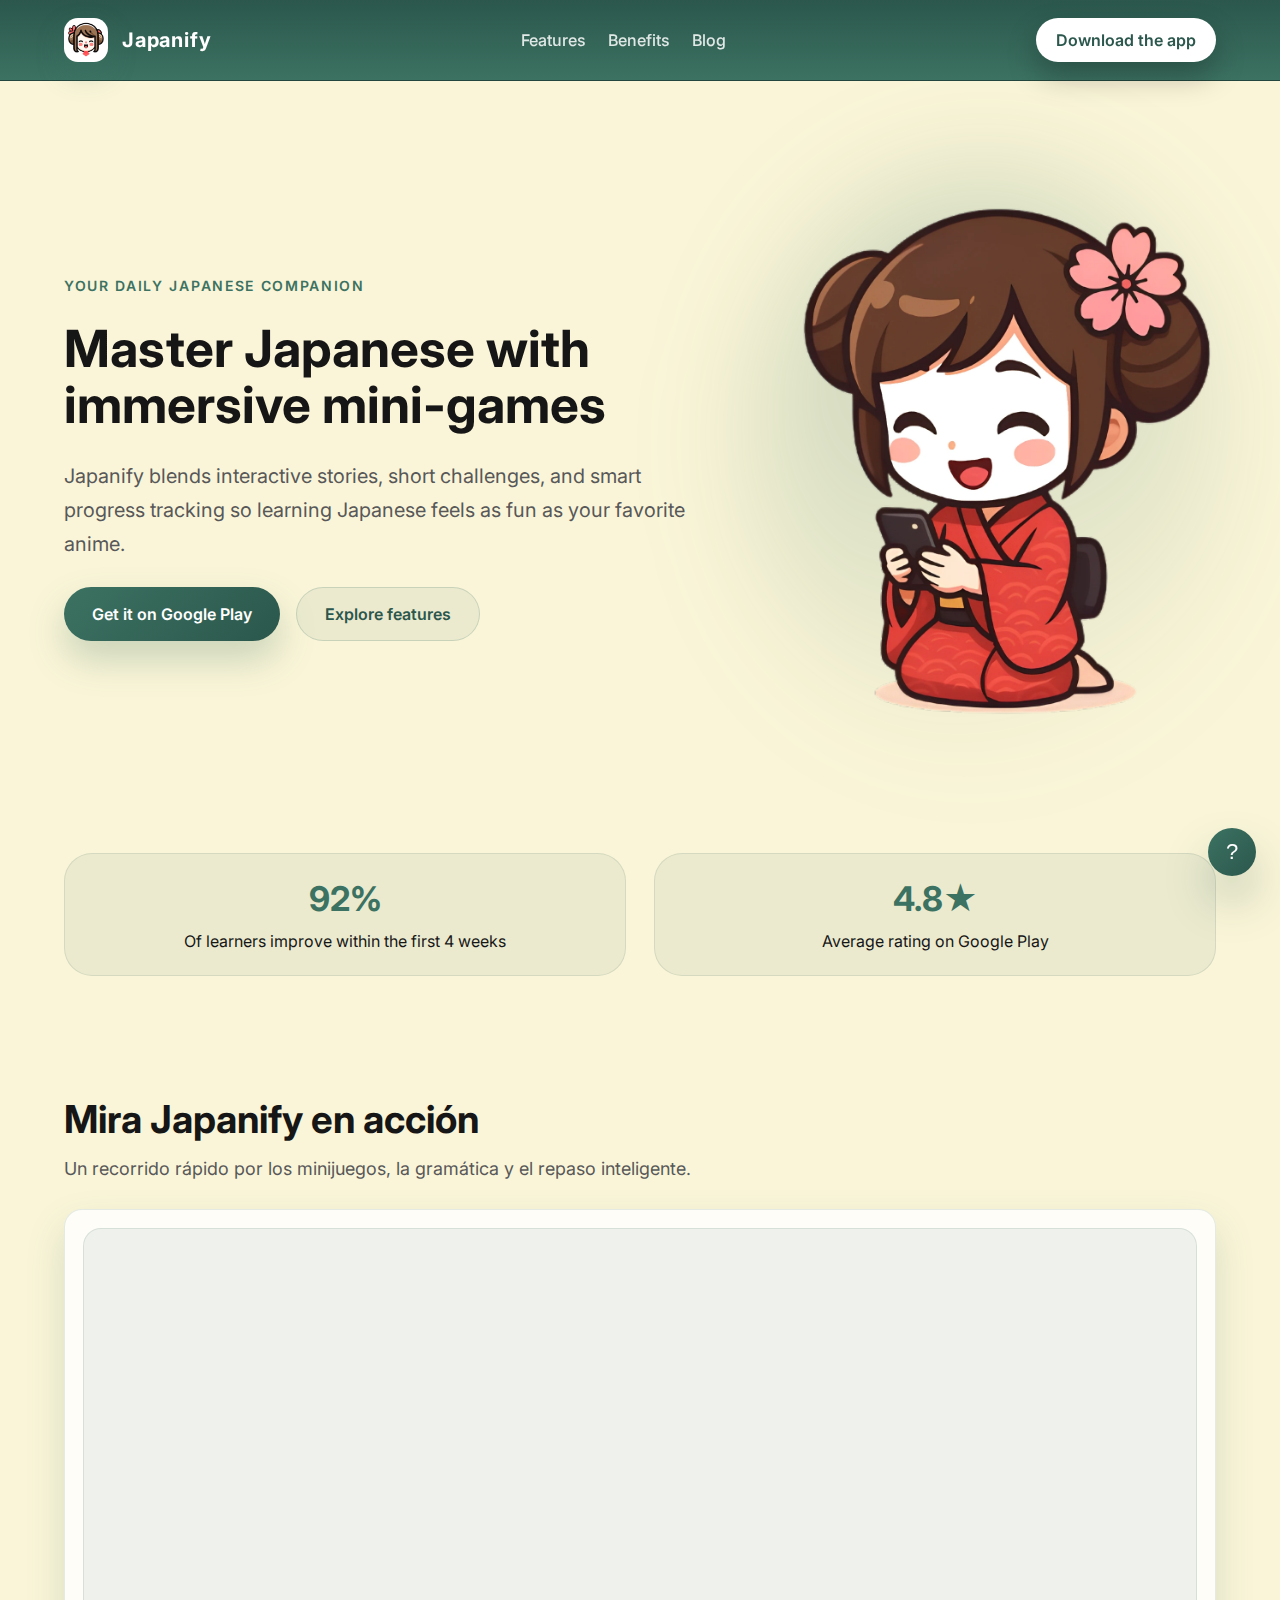
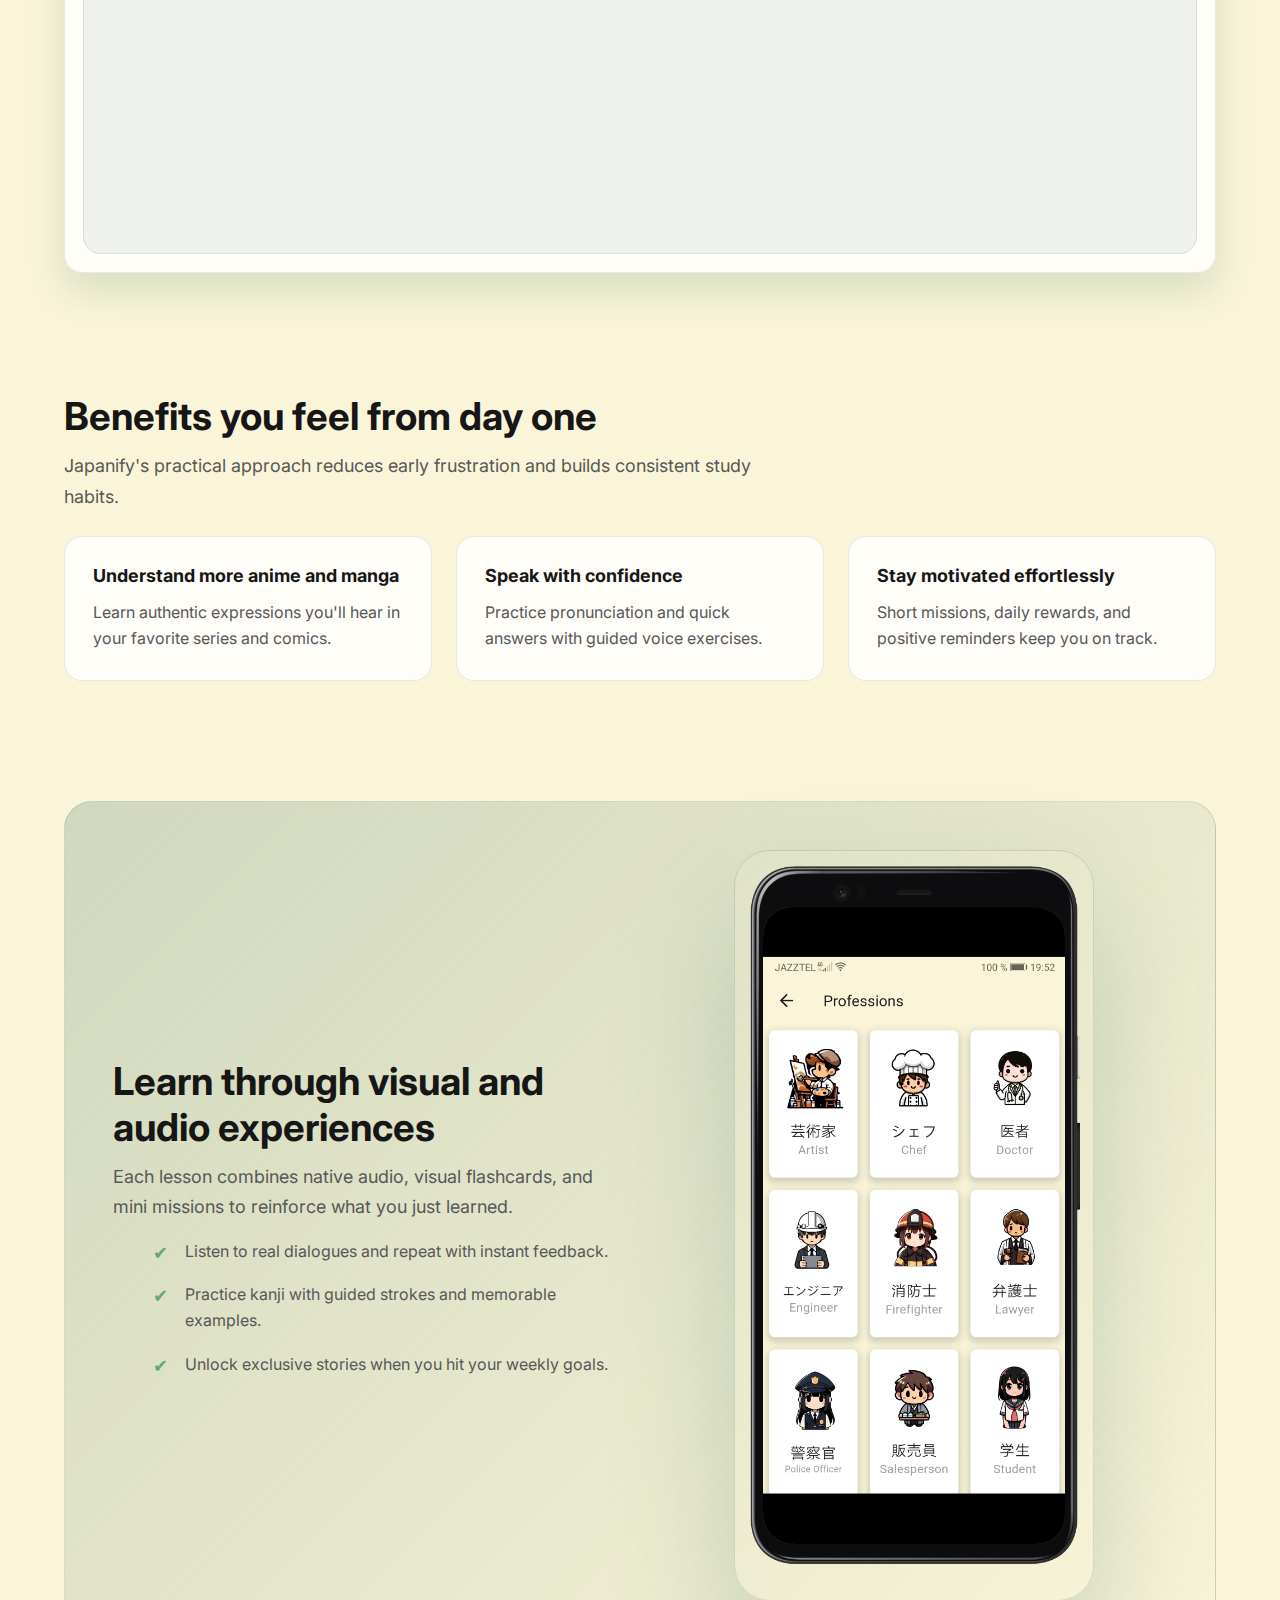
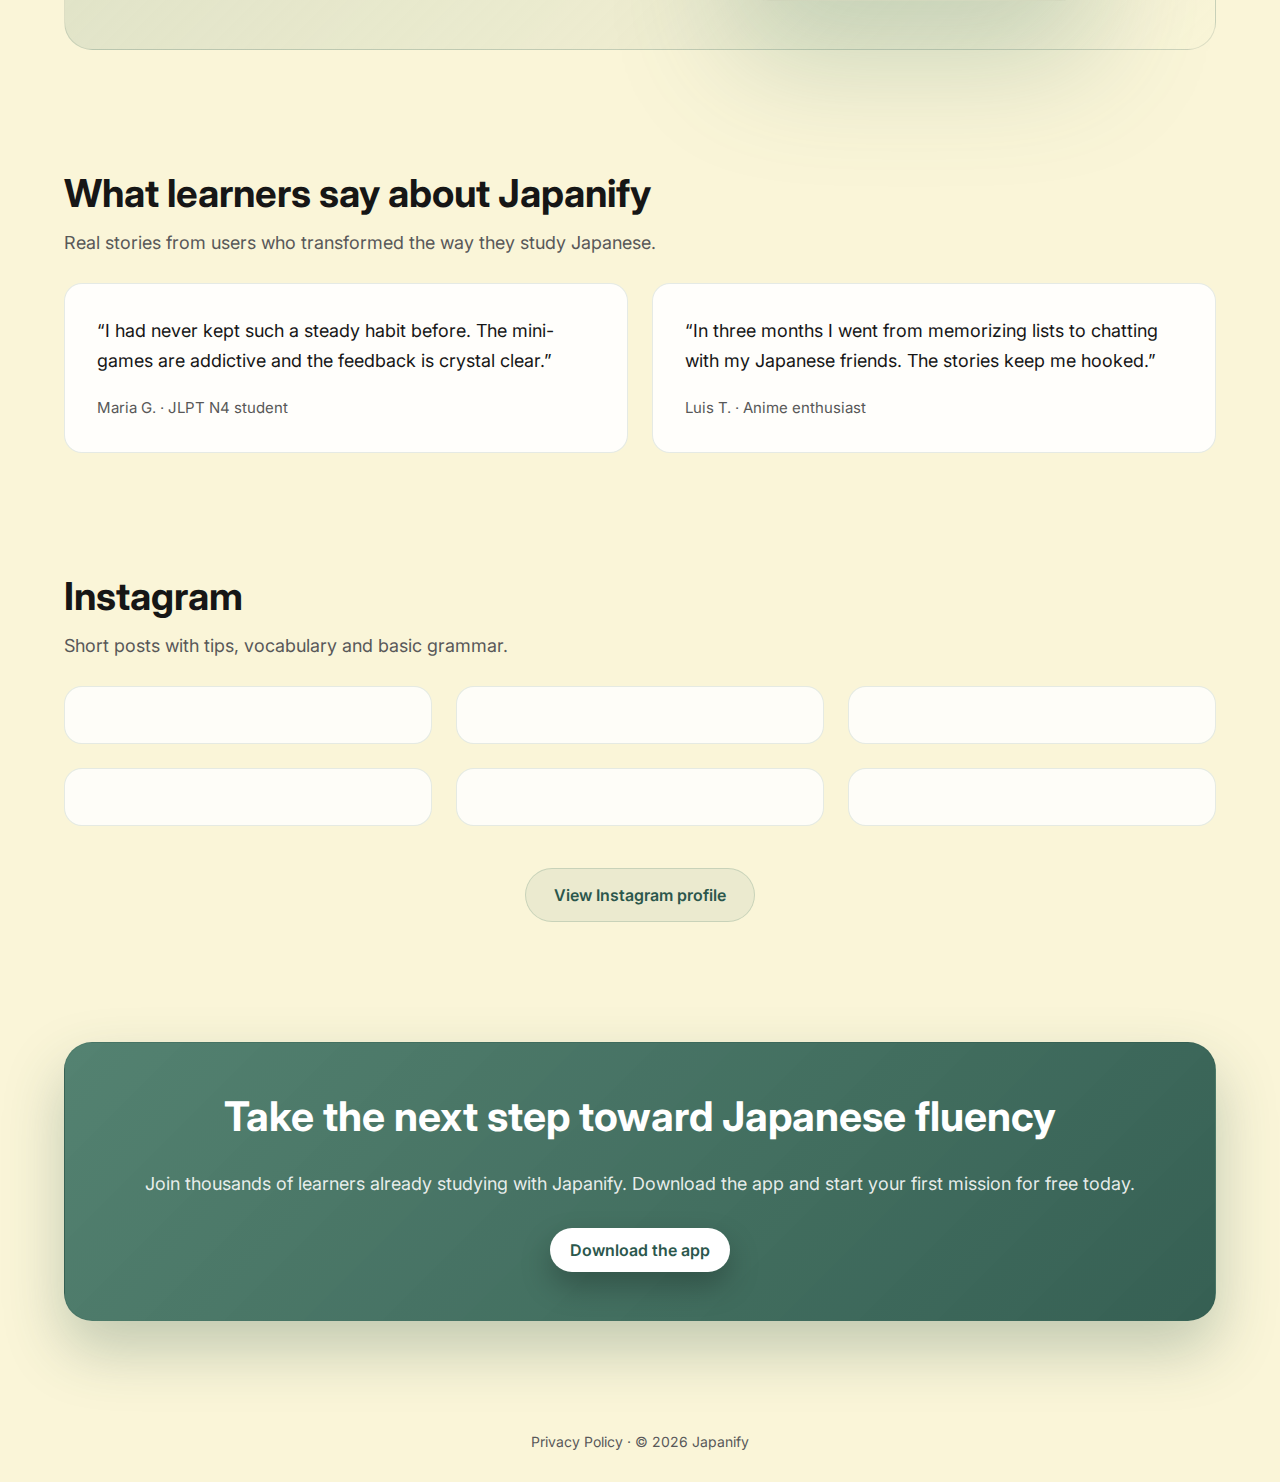
<file: index.html>
<!DOCTYPE html>
<html lang="es">
<head>
  <meta charset="UTF-8" />
  <title data-i18n="title">Japanify – Aprende japonés con minijuegos</title>
  <meta name="viewport" content="width=device-width, initial-scale=1" />
  <meta name="description" content="Aprende japonés desde cero con Japanify, la app de minijuegos que te guía paso a paso en gramática, kanji y vocabulario hasta el JLPT N5." />
  <meta name="keywords" content="aprender japonés, jlpt n5, kanji, hiragana, app para aprender japonés, japanify" />
  <meta name="robots" content="index, follow" />
  <link rel="canonical" href="https://www.shiruacademy.com/" />
  <link rel="icon" href="favicon.webp" type="image/png" />
  <meta property="og:type" content="website" />
  <meta property="og:title" content="Japanify – Aprende japonés con minijuegos" />
  <meta property="og:description" content="Aprende japonés desde cero con Japanify, la app de minijuegos que te guía paso a paso en gramática, kanji y vocabulario hasta el JLPT N5." />
  <meta property="og:url" content="https://www.shiruacademy.com/" />
  <meta property="og:image" content="https://www.shiruacademy.com/logo.png" />
  <meta property="og:locale" content="es_ES" />
  <meta name="twitter:card" content="summary_large_image" />
  <meta name="twitter:title" content="Japanify – Aprende japonés con minijuegos" />
  <meta name="twitter:description" content="Aprende japonés desde cero con Japanify, la app de minijuegos que te guía paso a paso en gramática, kanji y vocabulario hasta el JLPT N5." />
  <meta name="twitter:image" content="https://www.shiruacademy.com/logo.png" />
  <link rel="preconnect" href="https://fonts.googleapis.com">
  <link rel="preconnect" href="https://fonts.gstatic.com" crossorigin>
  <link href="https://fonts.googleapis.com/css2?family=Inter:wght@400;500;600;700&display=swap" rel="stylesheet">
  <script type="application/ld+json">
    {
      "@context": "https://schema.org",
      "@type": "WebSite",
      "url": "https://www.shiruacademy.com/",
      "name": "Japanify",
      "description": "Aprende japonés desde cero con Japanify, la app de minijuegos que te guía paso a paso en gramática, kanji y vocabulario hasta el JLPT N5.",
      "publisher": {
        "@type": "Organization",
        "name": "Japanify",
        "logo": {
          "@type": "ImageObject",
          "url": "https://www.shiruacademy.com/logo.png"
        }
      },
      "potentialAction": {
        "@type": "SearchAction",
        "target": "https://www.shiruacademy.com/?s={search_term_string}",
        "query-input": "required name=search_term_string"
      }
    }
  </script>
  <style>
    :root {
      --bg:#faf5d8;
      --bg-soft:#f3ebc2;
      --surface:#ffffff;
      --surface-soft:rgba(255,255,255,0.75);
      --card:#ffffff;
      --text:#161616;
      --muted:#585858;
      --accent:#3c7262;
      --accent-strong:#2b574c;
      --accent-soft:rgba(60,114,98,0.12);
      --success:#63a67f;
      --radius-lg:28px;
      --radius-md:18px;
      --radius-sm:12px;
      --shadow-xl:0 30px 70px rgba(60,114,98,.2);
      --shadow-md:0 18px 38px rgba(60,114,98,.18);
    }
    *, *::before, *::after {
      box-sizing:border-box;
    }
    body {
      margin:0;
      font-family:'Inter', system-ui, -apple-system, "Segoe UI", Roboto, Arial, sans-serif;
      background:
        radial-gradient(1200px 600px at 10% -10%, rgba(60,114,98,0.15), transparent 70%),
        radial-gradient(1200px 600px at 110% 110%, rgba(60,114,98,0.12), transparent 70%),
        var(--bg);
      color:var(--text);
      min-height:100vh;
      display:flex;
      flex-direction:column;
    }
    a {
      color:inherit;
    }
    .page {
      width:100%;
      max-width:1200px;
      margin:0 auto;
      padding:24px 24px 72px;
      display:flex;
      flex-direction:column;
      gap:120px;
    }
    /* NAVBAR con fondo verde */
    header.site-header {
      position:sticky;
      top:0;
      z-index:20;
      background:linear-gradient(180deg, var(--accent-strong), var(--accent));
      backdrop-filter:blur(12px);
      border-bottom:1px solid rgba(0,0,0,0.18);
    }
    .site-nav {
      max-width:1200px;
      margin:0 auto;
      display:flex;
      align-items:center;
      justify-content:space-between;
      padding:18px 24px;
      gap:32px;
    }
    .brand {
      display:flex;
      align-items:center;
      gap:14px;
      font-weight:700;
      font-size:20px;
      letter-spacing:0.04em;
    }
    .brand img {
  width:44px;
  height:44px;
  border-radius:14px;              /* <- cuadrado redondeado */
  box-shadow:0 12px 28px rgba(60,114,98,0.25);
  object-fit:cover;
  background:#fff;                 /* <- por si el PNG tiene transparencia */
  padding:4px;                     /* <- efecto “icono” */
}

    .brand span {
      color:#ffffff;
    }
    .nav-links {
      display:flex;
      gap:22px;
      font-weight:500;
      color:rgba(255,255,255,0.8);
    }
    .nav-links a {
      text-decoration:none;
      transition:color .2s ease;
      color:rgba(255,255,255,0.85);
    }
    .nav-links a:hover {
      color:#ffffff;
    }
    .nav-cta {
      display:inline-flex;
      align-items:center;
      gap:12px;
      padding:12px 20px;
      background:#ffffff;
      border-radius:999px;
      font-weight:600;
      color:var(--accent-strong);
      text-decoration:none;
      box-shadow:0 14px 30px rgba(0,0,0,0.25);
      transition:transform .15s ease, box-shadow .2s ease, background .25s ease, color .25s ease;
    }
    .nav-cta:hover {
      transform:translateY(-2px);
      box-shadow:0 24px 45px rgba(0,0,0,0.3);
    }

    .hero {
      display:grid;
      grid-template-columns:repeat(12, 1fr);
      gap:40px;
      align-items:center;
      padding-top:80px;
    }
    .hero-copy {
      grid-column:span 7;
      display:flex;
      flex-direction:column;
      gap:26px;
    }
    .hero-eyebrow {
      font-size:14px;
      font-weight:600;
      letter-spacing:0.12em;
      text-transform:uppercase;
      color:var(--accent);
    }
    .hero h1 {
      margin:0;
      font-size:clamp(38px, 4vw, 54px);
      line-height:1.1;
      font-weight:700;
    }
    .hero p {
      margin:0;
      font-size:clamp(17px, 1.6vw, 20px);
      color:var(--muted);
      line-height:1.7;
    }
    .hero-actions {
      display:flex;
      flex-wrap:wrap;
      gap:16px;
    }
    .btn-primary, .btn-secondary {
      border-radius:999px;
      padding:16px 28px;
      font-weight:600;
      display:inline-flex;
      align-items:center;
      gap:12px;
      text-decoration:none;
      transition:transform .15s ease, box-shadow .25s ease, background .25s ease;
    }
    .btn-primary {
      background:linear-gradient(135deg, var(--accent), var(--accent-strong));
      color:#ffffff;
      box-shadow:0 18px 36px rgba(60,114,98,0.26);
    }
    .btn-primary:hover {
      transform:translateY(-2px);
      box-shadow:0 28px 54px rgba(43,87,76,0.28);
    }
    .btn-secondary {
      background:rgba(60,114,98,0.08);
      color:var(--accent-strong);
      border:1px solid rgba(60,114,98,0.2);
    }
    .btn-secondary:hover {
      transform:translateY(-2px);
      background:rgba(60,114,98,0.16);
    }
    .cta-banner .btn-secondary {
      background:rgba(255,255,255,0.16);
      color:#ffffff;
      border:1px solid rgba(255,255,255,0.28);
    }
    .cta-banner .btn-secondary:hover {
      background:rgba(255,255,255,0.22);
    }
    .hero-visual {
      grid-column:span 5;
      position:relative;
      display:flex;
      align-items:center;
      justify-content:center;
    }
    .hero-visual::before {
      content:"";
      position:absolute;
      inset:0;
      background:linear-gradient(160deg, rgba(60,114,98,0.3), rgba(60,114,98,0));
      filter:blur(60px);
      border-radius:50%;
    }
    /* Imagen de la mascota en el hero */
    .hero-pet-image {
      position:relative;
      width:120%;
      max-width:560px;
      height:auto;
      display:block;
      z-index:1;
    }
    .preview-card {
      position:relative;
      background:var(--surface);
      border:1px solid rgba(43,87,76,0.12);
      border-radius:32px;
      padding:48px;
      width:100%;
      max-width:360px;
      box-shadow:var(--shadow-xl);
      display:flex;
      align-items:center;
      justify-content:center;
    }
    .hero-app-icon {
      width:min(220px, 70vw);
      aspect-ratio:1;
      border-radius:48px;
      background:linear-gradient(145deg, rgba(60,114,98,0.22), rgba(250,245,216,0.7));
      border:1px solid rgba(43,87,76,0.14);
      box-shadow:0 36px 70px rgba(60,114,98,0.3);
      display:flex;
      align-items:center;
      justify-content:center;
      padding:36px;
      position:relative;
      overflow:hidden;
    }
    .hero-app-icon::after {
      content:"";
      position:absolute;
      inset:10%;
      border-radius:40px;
      background:radial-gradient(circle at 30% 30%, rgba(255,255,255,0.45), transparent 55%);
      mix-blend-mode:screen;
      pointer-events:none;
    }
    .hero-app-icon img {
      width:100%;
      height:100%;
      object-fit:cover;
      border-radius:32px;
      box-shadow:0 18px 40px rgba(43,87,76,0.25);
      position:relative;
      z-index:1;
    }
    .metrics {
      display:grid;
      grid-template-columns:repeat(auto-fit,minmax(200px,1fr));
      gap:28px;
      justify-content:center;
    }
    .metric-card {
      padding:24px 28px;
      border-radius:var(--radius-lg);
      background:rgba(60,114,98,0.08);
      border:1px solid rgba(43,87,76,0.12);
      display:flex;
      flex-direction:column;
      gap:12px;
      align-items:center;
      text-align:center;
    }
    .metric-card strong {
      font-size:34px;
      color:var(--accent);
    }
    section {
      display:flex;
      flex-direction:column;
      gap:24px;
    }
    .section-heading {
      display:flex;
      flex-direction:column;
      gap:12px;
      max-width:720px;
    }
    .section-heading h2 {
      margin:0;
      font-size:clamp(28px,3vw,40px);
    }
    .section-heading p {
      margin:0;
      color:var(--muted);
      line-height:1.7;
      font-size:18px;
    }
    .feature-grid, .benefit-grid, .blog-grid {
      display:grid;
      grid-template-columns:repeat(auto-fit,minmax(240px,1fr));
      gap:24px;
    }
    .feature-card, .benefit-card, .blog-card {
      background:rgba(255,255,255,0.82);
      border:1px solid rgba(43,87,76,0.12);
      border-radius:var(--radius-md);
      padding:28px;
      display:flex;
      flex-direction:column;
      gap:14px;
      transition:transform .2s ease, border-color .2s ease;
    }
    .feature-card:hover, .benefit-card:hover, .blog-card:hover {
      transform:translateY(-6px);
      border-color:rgba(60,114,98,0.35);
    }
    .feature-card strong, .benefit-card strong {
      font-size:18px;
    }
    .feature-card span, .benefit-card span, .blog-card p {
      color:var(--muted);
      line-height:1.6;
    }
    .showcase {
      border-radius:var(--radius-lg);
      background:linear-gradient(135deg, rgba(60,114,98,0.22), rgba(250,245,216,0.65));
      border:1px solid rgba(43,87,76,0.14);
      padding:48px;
      display:grid;
      grid-template-columns:repeat(auto-fit,minmax(260px,1fr));
      gap:40px;
      align-items:center;
    }
    .showcase-list {
      display:flex;
      flex-direction:column;
      gap:18px;
    }
    .showcase-list li {
      list-style:none;
      position:relative;
      padding-left:32px;
      color:var(--muted);
      line-height:1.6;
    }
    .showcase-list li::before {
      content:"✔";
      position:absolute;
      left:0;
      color:var(--success);
      font-size:18px;
    }

    /* NUEVOS ESTILOS PARA LA IMAGEN DEL MÓVIL */
    .showcase-visual {
      display:flex;
      align-items:center;
      justify-content:center;
    }

    .showcase-mobile-image {
      width:100%;
      max-width:360px;
      height:auto;
      border-radius:36px;
      border:1px solid rgba(43,87,76,0.16);
      box-shadow:0 60px 120px rgba(60,114,98,0.25);
      display:block;
    }

    .device-mock {
      background:rgba(60,114,98,0.12);
      border-radius:36px;
      border:1px solid rgba(43,87,76,0.16);
      padding:32px;
      box-shadow:0 60px 120px rgba(60,114,98,0.25);
      display:flex;
      flex-direction:column;
      gap:18px;
    }
    .device-screen {
      background:linear-gradient(180deg, rgba(60,114,98,0.2), rgba(60,114,98,0.05));
      border-radius:28px;
      padding:22px;
      display:flex;
      flex-direction:column;
      gap:16px;
    }
    .device-row {
      display:flex;
      align-items:center;
      justify-content:space-between;
      padding:16px;
      border-radius:20px;
      background:rgba(60,114,98,0.08);
      border:1px solid rgba(43,87,76,0.12);
    }
    .device-row span {
      font-size:14px;
      color:var(--muted);
    }
    .difference-grid {
      display:grid;
      grid-template-columns:repeat(auto-fit,minmax(260px,1fr));
      gap:24px;
    }
    .difference-item {
      padding:28px;
      border-radius:var(--radius-md);
      background:rgba(60,114,98,0.1);
      border:1px solid rgba(43,87,76,0.12);
      color:var(--muted);
      line-height:1.7;
    }
    .difference-item strong {
      display:block;
      margin-bottom:10px;
      font-size:18px;
      color:var(--text);
    }
    .testimonials-grid {
      display:grid;
      grid-template-columns:repeat(auto-fit,minmax(280px,1fr));
      gap:24px;
    }
    .testimonial {
      background:rgba(255,255,255,0.88);
      border-radius:var(--radius-md);
      border:1px solid rgba(43,87,76,0.12);
      padding:32px;
      display:flex;
      flex-direction:column;
      gap:18px;
      font-size:18px;
      line-height:1.7;
    }
    .testimonial span {
      color:var(--muted);
      font-size:15px;
    }
    .blog-card h3 {
      margin:0;
      font-size:20px;
    }
    .blog-card a {
      margin-top:auto;
      align-self:flex-start;
      text-decoration:none;
      color:var(--accent);
      font-weight:600;
    }
    .blog-card a:hover {
      text-decoration:underline;
    }
    .blog-actions {
      display:flex;
      justify-content:center;
    }
    .cta-banner {
      border-radius:var(--radius-lg);
      padding:48px;
      background:linear-gradient(135deg, rgba(60,114,98,0.88), rgba(43,87,76,0.95));
      border:1px solid rgba(43,87,76,0.18);
      display:flex;
      flex-direction:column;
      gap:28px;
      align-items:center;
      text-align:center;
      color:#ffffff;
      box-shadow:0 28px 60px rgba(43,87,76,0.28);
    }
    .cta-banner h2 {
      margin:0;
      font-size:clamp(30px,3.2vw,42px);
    }
    .cta-banner p {
      margin:0;
      font-size:18px;
      line-height:1.7;
      color:rgba(255,255,255,0.88);
    }
    .cta-banner .btn-group {
      display:flex;
      flex-wrap:wrap;
      gap:16px;
      justify-content:center;
    }
    footer {
      margin-top:auto;
      padding:40px 0 32px;
      text-align:center;
      color:var(--muted);
      font-size:14px;
    }
    footer a {
      color:var(--muted);
      text-decoration:none;
    }
    footer a:hover {
      text-decoration:underline;
    }

    /* Ajustes responsivos */
    @media (max-width:1080px) {
      .page {
        padding:18px 18px 64px;
        gap:90px;
      }
      .site-nav {
        padding:14px 18px;
        gap:18px;
      }
      .hero {
        grid-template-columns:repeat(12, 1fr);
        gap:28px;
        text-align:center;
      }
      .hero-copy,
      .hero-visual {
        grid-column:span 12;
      }
      .hero-copy {
        align-items:center;
      }
      .hero-actions {
        justify-content:center;
      }
      .hero-pet-image {
        width:100%;
        max-width:440px;
      }
      .preview-card {
        padding:36px;
        max-width:320px;
      }
      section {
        gap:18px;
      }
      .section-heading {
        align-items:center;
        text-align:center;
      }
    }

    @media (max-width:760px) {
      body {
        background:var(--bg);
      }
      .site-nav {
        flex-direction:column;
        align-items:flex-start;
      }
      .nav-links {
        flex-wrap:wrap;
        gap:14px;
      }
      .nav-cta {
        width:100%;
        justify-content:center;
      }
      .page {
        padding:18px 14px 56px;
        gap:72px;
      }
      .hero {
        padding-top:48px;
      }
      .hero-copy {
        gap:18px;
      }
      .hero h1 {
        font-size:clamp(32px, 9vw, 40px);
      }
      .hero p {
        font-size:16px;
        line-height:1.6;
      }
      .hero-actions {
        flex-direction:column;
      }
      .btn-primary, .btn-secondary {
        width:100%;
        justify-content:center;
      }
      .preview-card {
        width:100%;
        max-width:none;
      }
      .showcase, .cta-banner {
        padding:32px 24px;
      }
      .section-heading p,
      .blog-card p,
      .benefit-card span,
      .feature-card span {
        font-size:16px;
      }
      .metrics,
      .feature-grid,
      .benefit-grid,
      .blog-grid,
      .difference-grid,
      .testimonials-grid {
        gap:16px;
      }
      .testimonial {
        font-size:16px;
        padding:24px;
      }
      .cta-banner h2 {
        font-size:clamp(26px, 7vw, 34px);
      }
    }

    /* BOTÓN PORTFOLIO FLOTANTE */
    .portfolio-btn {
      position:fixed;
      right:24px;
      bottom:24px;
      width:48px;
      height:48px;
      background:linear-gradient(135deg, var(--accent), var(--accent-strong));
      color:#ffffff;
      border:none;
      border-radius:50%;
      display:flex;
      align-items:center;
      justify-content:center;
      font-size:22px;
      cursor:pointer;
      box-shadow:0 25px 45px rgba(43,87,76,0.26);
      transition:transform .2s ease;
    }
    .portfolio-btn:hover {
      transform:translateY(-3px);
    }

    /* DIALOG PORTFOLIO */
    dialog {
      border:none;
      border-radius:var(--radius-md);
      padding:28px;
      background:#ffffff;
      color:var(--text);
      box-shadow:var(--shadow-md);
      border:1px solid rgba(43,87,76,0.14);
    }
    dialog::backdrop {
      background:rgba(60,114,98,0.25);
      backdrop-filter:blur(4px);
    }

    /* Por defecto oculto */
    #portfolioDialog {
      display:none;
    }

    /* Cuando está abierto (showModal añade [open]) */
    #portfolioDialog[open] {
      max-width:420px;
      width:calc(100% - 48px);
      display:flex;
      flex-direction:column;
      gap:20px;
      text-align:center;
    }

    #portfolioDialog p {
      margin:0;
      line-height:1.6;
    }

    #closeDialog {
      margin:0 auto;
      border:none;
      align-self:center;
      min-width:180px;
      justify-content:center;
    }

    @media (max-width:960px) {
      .page {
        padding:18px 18px 60px;
        gap:80px;
      }
      .hero {
        grid-template-columns:1fr;
        padding-top:40px;
      }
      .hero-copy, .hero-visual {
        grid-column:span 12;
      }
      .hero-copy {
        order:2;
      }
      .hero-visual {
        order:1;
      }
    }
    @media (max-width:720px) {
      .site-nav {
        flex-direction:column;
        align-items:flex-start;
      }
      .nav-links {
        flex-wrap:wrap;
      }
      .hero-actions, .cta-banner .btn-group {
        flex-direction:column;
        align-items:stretch;
      }
      .btn-primary, .btn-secondary {
        width:100%;
        justify-content:center;
      }
    }
    /* Instagram needs wider cards, embeds have big min width */
.instagram-grid{
  grid-template-columns: repeat(auto-fit, minmax(360px, 1fr));
}

@media (max-width: 900px){
  .instagram-grid{
    grid-template-columns: 1fr; /* 1 columna en pantallas medianas/pequeñas */
  }
}
  
    /* VIDEO SECTION */
    .video-card{
      background:rgba(255,255,255,0.82);
      border:1px solid rgba(43,87,76,0.12);
      border-radius:var(--radius-md);
      padding:18px;
      box-shadow:var(--shadow-md);
    }
    .video-frame{
      position:relative;
      width:100%;
      aspect-ratio:16 / 9;
      border-radius:18px;
      overflow:hidden;
      background:rgba(60,114,98,0.08);
      border:1px solid rgba(43,87,76,0.12);
    }
    .video-frame iframe{
      position:absolute;
      inset:0;
      width:100%;
      height:100%;
      border:0;
    }

  </style>
</head>
<body>
  <header class="site-header">
    <nav class="site-nav">
      <div class="brand">
        <img src="./logo.png" alt="Japanify logo" />
        <span data-i18n="brand">Japanify</span>
      </div>
      <div class="nav-links">
        <a href="#features" data-i18n="navFeatures">Funcionalidades</a>
        <a href="#benefits" data-i18n="navBenefits">Beneficios</a>
        <a href="#blog" data-i18n="navBlog">Blog</a>
      </div>
      <a href="https://play.google.com/store/apps/details?id=com.shiruacademy.japanify" class="nav-cta" target="_blank" rel="noopener" data-i18n="navDownload">Descargar la app</a>
    </nav>
  </header>

  <main class="page">
    <section class="hero" id="inicio">
      <div class="hero-copy">
        <span class="hero-eyebrow" data-i18n="heroEyebrow">Tu compañero diario de japonés</span>
        <h1 data-i18n="heroTitle">Domina el japonés con minijuegos inmersivos</h1>
        <p data-i18n="heroSubtitle">Japanify reúne minijuegos rápidos, práctica guiada y repaso inteligente de vocabulario y kanji para que estudiar japonés encaje fácil en tu día a día.</p>
        <div class="hero-actions">
          <a href="https://play.google.com/store/apps/details?id=com.shiruacademy.japanify" class="btn-primary" target="_blank" rel="noopener" data-i18n="heroPrimaryCta">Disponible en Google Play</a>
          <a href="#features" class="btn-secondary" data-i18n="heroSecondaryCta">Explorar funcionalidades</a>
        </div>
      </div>
      <div class="hero-visual">
        <!-- Imagen de la mascota en lugar de la tarjeta de lecciones -->
        <img src="./pet.webp" alt="Mascota Japanify" class="hero-pet-image">
      </div>
    </section>

    <section class="metrics">
      <div class="metric-card">
        <strong data-i18n="heroStat2Value">92%</strong>
        <span data-i18n="heroStat2Label">De usuarios mejora en las primeras 4 semanas</span>
      </div>
      <div class="metric-card">
        <strong data-i18n="heroStat3Value">5★</strong>
        <span data-i18n="heroStat3Label">Valoración media en Google Play</span>
      </div>
    </section>

    
    <section id="features">
      <div class="section-heading">
        <h2 data-i18n="videoTitle">Mira Japanify en acción</h2>
        <p data-i18n="videoSubtitle">Un recorrido rápido por los minijuegos, la gramática y el repaso inteligente.</p>
      </div>

      <div class="video-card">
        <div class="video-frame">
          <iframe
            id="promoVideo"
            width="560"
            height="315"
            src=""
            title="Japanify video"
            frameborder="0"
            allow="accelerometer; autoplay; clipboard-write; encrypted-media; gyroscope; picture-in-picture; web-share"
            allowfullscreen
            referrerpolicy="strict-origin-when-cross-origin">
          </iframe>
        </div>
      </div>
    </section>

<section id="benefits">
      <div class="section-heading">
        <h2 data-i18n="benefitsTitle">Beneficios que sentirás desde el primer día</h2>
        <p data-i18n="benefitsSubtitle">El enfoque práctico de Japanify reduce la frustración inicial y crea hábitos consistentes de estudio.</p>
      </div>
      <div class="benefit-grid">
        <div class="benefit-card">
          <strong data-i18n="benefit1Title">Mejora tu comprensión del japonés</strong>
          <span data-i18n="benefit1Desc">Refuerza gramática y vocabulario con ejemplos claros y ejercicios basados en situaciones reales.</span>
        </div>
        <div class="benefit-card">
          <strong data-i18n="benefit2Title">Habla con más seguridad</strong>
          <span data-i18n="benefit2Desc">Practica pronunciación y respuestas rápidas con ejercicios guiados por voz.</span>
        </div>
        <div class="benefit-card">
          <strong data-i18n="benefit3Title">Estudia sin perder motivación</strong>
          <span data-i18n="benefit3Desc">Sesiones cortas, recompensas diarias y recordatorios positivos mantienen tu ritmo.</span>
        </div>
      </div>
    </section>

    <section class="showcase">
      <div class="showcase-copy">
        <div class="section-heading">
          <h2 data-i18n="showcaseTitle">Domina los kanji paso a paso</h2>
          <p data-i18n="showcaseSubtitle">Japanify te ayuda a entender el significado, la lectura y el uso real de los kanji con ejercicios guiados y repaso inteligente.</p>
        </div>
        <ul class="showcase-list">
          <li data-i18n="showcaseBullet1">Aprende kanji desde sus componentes básicos y significados clave.</li>
          <li data-i18n="showcaseBullet2">Refuerza lecturas y vocabulario con minijuegos de reconocimiento y tarjetas.</li>
          <li data-i18n="showcaseBullet3">Utiliza repaso espaciado para no olvidar los kanji que ya has estudiado.</li>
        </ul>
      </div>

      <div class="showcase-visual">
        <img src="./mobile.webp" alt="Pantalla de Japanify en el móvil" class="showcase-mobile-image">
      </div>
    </section>

    <section class="testimonials">
      <div class="section-heading">
        <h2 data-i18n="testimonialsTitle">Lo que dicen quienes ya aprenden con Japanify</h2>
        <p data-i18n="testimonialsSubtitle">Opiniones de usuarios sobre su experiencia con la app.</p>
      </div>
      <div class="testimonials-grid">
        <div class="testimonial">
          <q data-i18n="testimonial1Quote">Muy buena, te enseña desde cero y es fácil de aprender.</q>
          <span data-i18n="testimonial1Author">Usuario de Japanify en Google Play</span>
        </div>
        <div class="testimonial">
          <q data-i18n="testimonial2Quote">Excelente. Muy buena app y divertida.</q>
          <span data-i18n="testimonial2Author">Usuario de Japanify</span>
        </div>
      </div>
    </section>

    <section class="blog" id="blog">
      <div class="section-heading">
        <h2 id="socialTitle">Instagram</h2>
        <p id="socialSubtitle">Posts cortos con trucos, vocabulario y gramática básica.</p>
      </div>

      <div id="instagramFeed" class="blog-grid instagram-grid"></div>

      <div class="blog-actions" style="margin-top: 18px;">
        <a id="instagramProfileLink" class="btn-secondary" href="https://www.instagram.com/japanify_es/" target="_blank" rel="noopener noreferrer">
          Ver perfil en Instagram
        </a>
      </div>
    </section>

    <section class="cta-banner">
      <h2 data-i18n="ctaTitle">Da el siguiente paso hacia tu fluidez en japonés</h2>
      <p data-i18n="ctaSubtitle">Súmate a otros estudiantes que ya están aprendiendo con Japanify. Descarga la app y empieza a practicar hoy mismo.</p>
      <div class="btn-group">
        <a href="https://play.google.com/store/apps/details?id=com.shiruacademy.japanify" class="nav-cta" target="_blank" rel="noopener" data-i18n="navDownload">Descargar Japanify</a>
      </div>
    </section>
  </main>

  <footer>
    <a href="privacy-policy.html" data-i18n="privacy">Política de privacidad</a> · &copy; 2026 Japanify
  </footer>

  <!-- Botón flotante portafolio + diálogo -->
  <button class="portfolio-btn" id="portfolioBtn">?</button>
  <dialog id="portfolioDialog">
    <p data-i18n="portfolioPrompt">
      Visita mi portafolio<br>
      <a href="https://fernandopereirasalvador.com" target="_blank" rel="noopener">
        fernandopereirasalvador.com
      </a>
    </p>
    <button id="closeDialog" class="btn-primary" style="border:none;" data-i18n="close">Cerrar</button>
  </dialog>

  <script src="i18n.js"></script>
  <script>
    applyTranslations('index');

    // --- Instagram embeds (ES/EN) ---
    const lang = (document.documentElement.lang || navigator.language || 'en').toLowerCase();
    const isSpanish = lang.startsWith('es');


    // --- YouTube promo video (ES/EN) ---
    const videoEn = 'https://www.youtube.com/embed/kopksIYuOzM';
    const videoEs = 'https://www.youtube.com/embed/2rxV00pIBgg';

    const promoVideo = document.getElementById('promoVideo');
    if (promoVideo) {
      promoVideo.src = isSpanish ? videoEs : videoEn;
    }
    // --- /YouTube promo video (ES/EN) ---


    const profileUrl = isSpanish
      ? 'https://www.instagram.com/japanify_es/'
      : 'https://www.instagram.com/japanify_en/';

    const postsEs = [
      'https://www.instagram.com/p/DVJcFxVjJsl/',
      'https://www.instagram.com/p/DVJd8rPDIxK/',
      'https://www.instagram.com/p/DVJeJuWDK2K/',
      'https://www.instagram.com/p/DVJeSvhDCXp/',
      'https://www.instagram.com/p/DVJkmeyDHH0/',
      'https://www.instagram.com/p/DVJmfRpDKQN/'
    ];

    const postsEn = [
      'https://www.instagram.com/p/DVJcxNgDa3q/',
      'https://www.instagram.com/p/DVJerM1jepg/',
      'https://www.instagram.com/p/DVJe9QyjSCa/',
      'https://www.instagram.com/p/DVJfNVTDXJI/',
      'https://www.instagram.com/p/DVJk4utDfnX/',
      'https://www.instagram.com/p/DVJmzoBjWYT/'
    ];

    // Actualiza textos según idioma (sin tocar tu i18n.js)
    const subEl = document.getElementById('socialSubtitle');
    const btnEl = document.getElementById('instagramProfileLink');
    if (subEl) subEl.textContent = isSpanish
      ? 'Posts cortos con trucos, vocabulario y gramática básica.'
      : 'Short posts with tips, vocabulary and basic grammar.';
    if (btnEl) {
      btnEl.href = profileUrl;
      btnEl.textContent = isSpanish ? 'Ver perfil en Instagram' : 'View Instagram profile';
    }

    const posts = isSpanish ? postsEs : postsEn;
    const feed = document.getElementById('instagramFeed');
    if (feed) {
      feed.innerHTML = posts.map(url => `
        <div class="blog-card">
          <blockquote class="instagram-media"
            data-instgrm-permalink="${url}"
            data-instgrm-version="14"
            style="margin:0; width:100%;">
          </blockquote>
        </div>
      `).join('');
    }

    // Procesa embeds cuando el script de Instagram esté listo
    const tryProcess = () => {
      if (window.instgrm?.Embeds?.process) window.instgrm.Embeds.process();
      else setTimeout(tryProcess, 300);
    };
    tryProcess();
    // --- /Instagram embeds ---


    const btn    = document.getElementById('portfolioBtn');
    const dialog = document.getElementById('portfolioDialog');
    const close  = document.getElementById('closeDialog');

    btn.addEventListener('click', () => {
      dialog.showModal();   // abre el diálogo y añade [open]
    });

    const hideDialog = () => {
      dialog.close();       // cierra el diálogo y quita [open]
    };

    close.addEventListener('click', hideDialog);
    dialog.addEventListener('cancel', hideDialog);
  </script>
  <script async src="https://www.instagram.com/embed.js"></script>
</body>
</html>
</file>
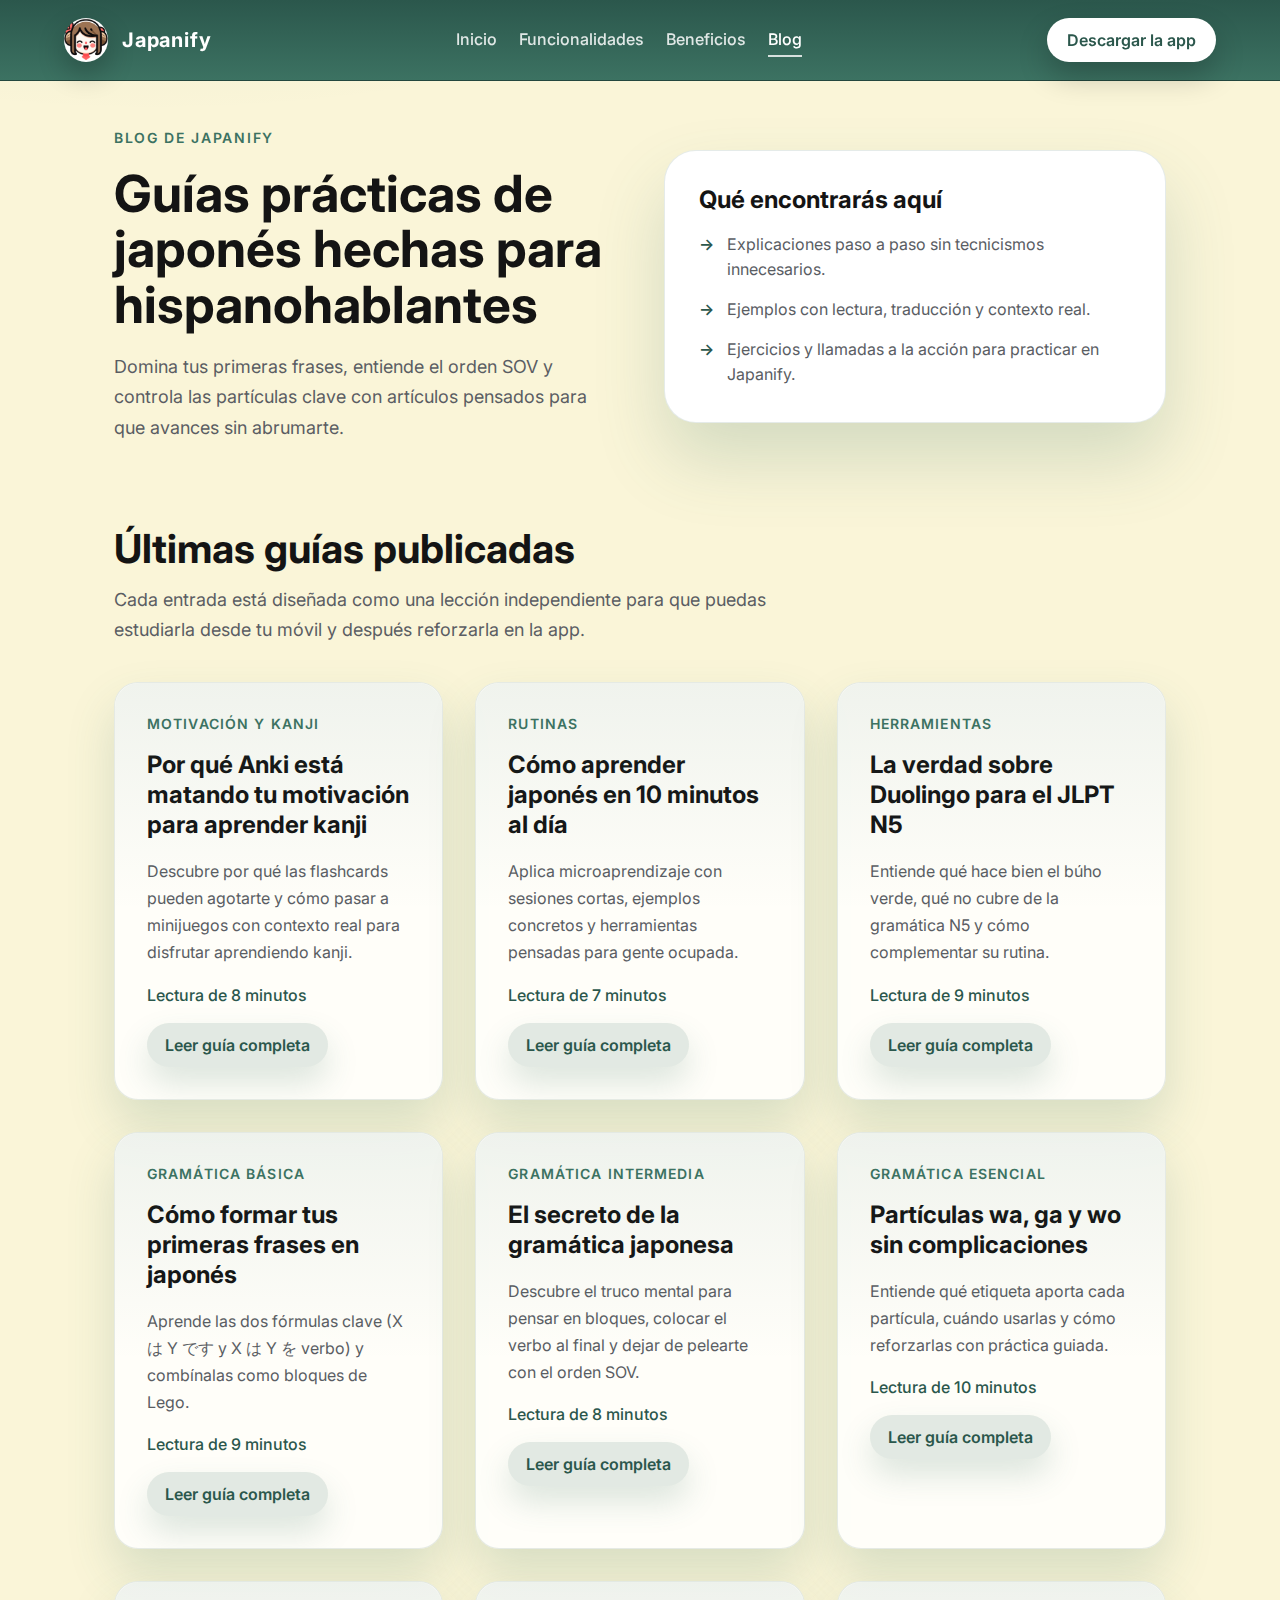
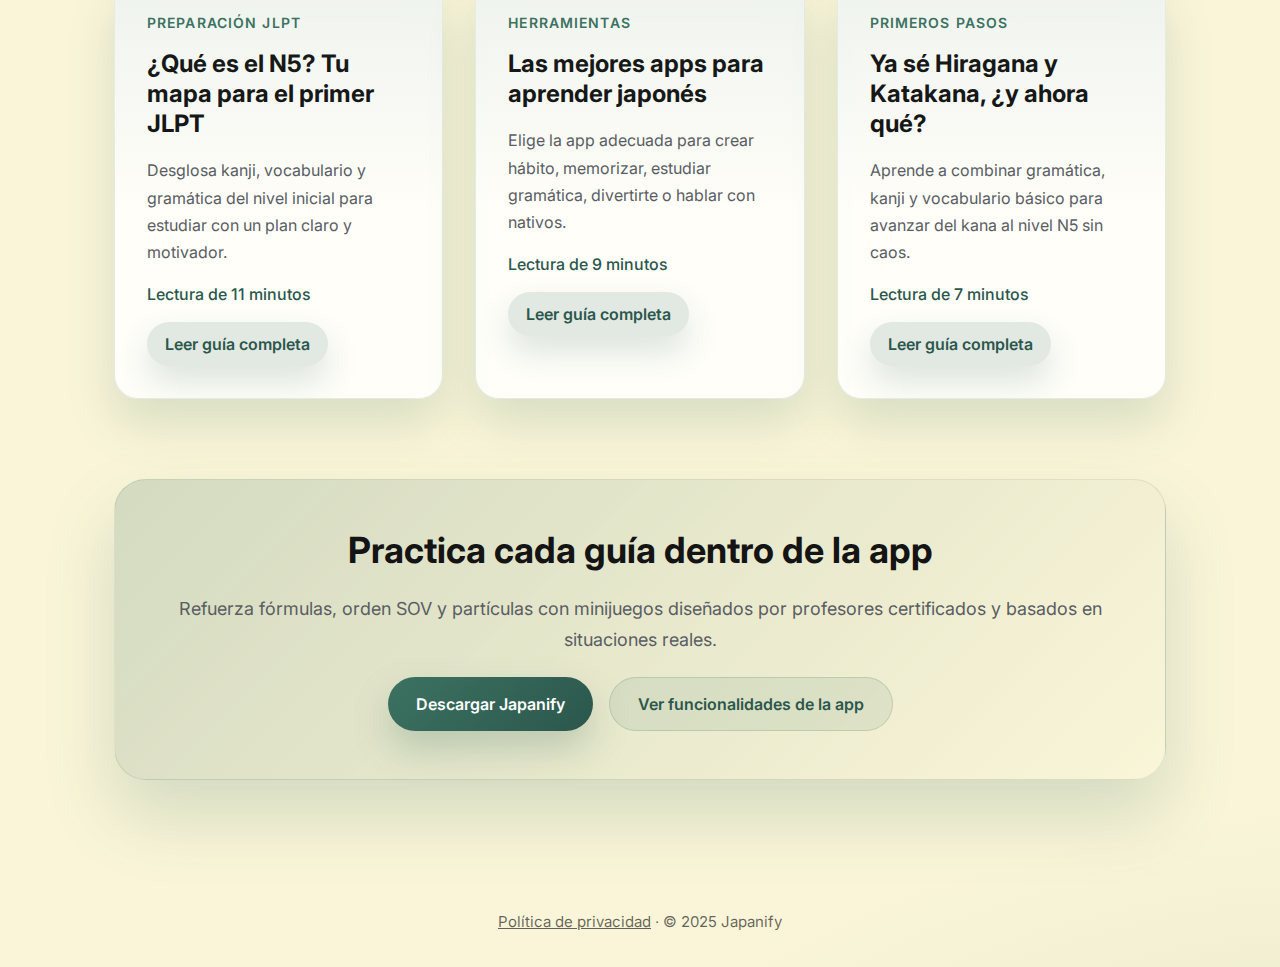
<file: blog.html>
<!DOCTYPE html>
<html lang="es">
<head>
  <meta charset="UTF-8" />
  <title data-i18n="title">Blog de Japanify – Aprende japonés con guías claras</title>
  <meta name="viewport" content="width=device-width, initial-scale=1" />
  <meta name="description" content="Explora guías prácticas de gramática, kanji y estudio de japonés creadas por Japanify para impulsar tu preparación del JLPT." />
  <meta name="keywords" content="blog japonés, jlpt n5, gramática japonesa, kanji, consejos de estudio, japanify" />
  <meta name="robots" content="index, follow" />
  <link rel="canonical" href="https://www.shiruacademy.com/blog.html" />
  <link rel="icon" href="logo.png" type="image/png" />
  <meta property="og:type" content="website" />
  <meta property="og:title" content="Blog de Japanify – Aprende japonés con guías claras" />
  <meta property="og:description" content="Explora guías prácticas de gramática, kanji y estudio de japonés creadas por Japanify para impulsar tu preparación del JLPT." />
  <meta property="og:url" content="https://www.shiruacademy.com/blog.html" />
  <meta property="og:image" content="https://www.shiruacademy.com/logo.png" />
  <meta property="og:locale" content="es_ES" />
  <meta name="twitter:card" content="summary_large_image" />
  <meta name="twitter:title" content="Blog de Japanify – Aprende japonés con guías claras" />
  <meta name="twitter:description" content="Explora guías prácticas de gramática, kanji y estudio de japonés creadas por Japanify para impulsar tu preparación del JLPT." />
  <meta name="twitter:image" content="https://www.shiruacademy.com/logo.png" />
  <link rel="preconnect" href="https://fonts.googleapis.com" />
  <link rel="preconnect" href="https://fonts.gstatic.com" crossorigin />
  <link href="https://fonts.googleapis.com/css2?family=Inter:wght@400;500;600;700&display=swap" rel="stylesheet" />
  <script type="application/ld+json">
    {
      "@context": "https://schema.org",
      "@type": "Blog",
      "url": "https://www.shiruacademy.com/blog.html",
      "name": "Blog de Japanify",
      "description": "Explora guías prácticas de gramática, kanji y estudio de japonés creadas por Japanify para impulsar tu preparación del JLPT.",
      "publisher": {
        "@type": "Organization",
        "name": "Japanify",
        "logo": {
          "@type": "ImageObject",
          "url": "https://www.shiruacademy.com/logo.png"
        }
      }
    }
  </script>
  <style>
    :root {
      --bg:#faf5d8;
      --surface:#ffffff;
      --surface-soft:rgba(255,255,255,0.85);
      --text:#141414;
      --muted:#5a5d63;
      --accent:#3c7262;
      --accent-strong:#2b574c;
      --accent-soft:rgba(60,114,98,0.15);
      --highlight:#2980b9;
      --radius-xl:32px;
      --radius-lg:24px;
      --radius-md:18px;
      --radius-sm:12px;
      --shadow-xl:0 36px 70px rgba(60,114,98,0.2);
      --shadow-lg:0 24px 48px rgba(60,114,98,0.18);
      --shadow-md:0 18px 38px rgba(60,114,98,0.16);
      --shadow-sm:0 12px 28px rgba(60,114,98,0.12);
    }
    *, *::before, *::after {
      box-sizing:border-box;
    }
    body {
      margin:0;
      font-family:'Inter', system-ui, -apple-system, "Segoe UI", Roboto, Arial, sans-serif;
      background:
        radial-gradient(1200px 600px at 12% -12%, rgba(60,114,98,0.16), transparent 70%),
        radial-gradient(1200px 600px at 110% 110%, rgba(60,114,98,0.12), transparent 70%),
        var(--bg);
      color:var(--text);
      min-height:100vh;
      display:flex;
      flex-direction:column;
    }
    a {
      color:inherit;
    }
    header.site-header {
      position:sticky;
      top:0;
      z-index:20;
      background:linear-gradient(180deg, var(--accent-strong), var(--accent));
      backdrop-filter:blur(12px);
      border-bottom:1px solid rgba(0,0,0,0.18);
    }
    .site-nav {
      max-width:1200px;
      margin:0 auto;
      display:flex;
      align-items:center;
      justify-content:space-between;
      padding:18px 24px;
      gap:32px;
    }
    .brand {
      display:flex;
      align-items:center;
      gap:14px;
      font-weight:700;
      font-size:20px;
      letter-spacing:0.04em;
    }
    .brand img {
      width:44px;
      height:44px;
      border-radius:50%;
      box-shadow:0 12px 28px rgba(0,0,0,0.24);
    }
    .brand span {
      color:#ffffff;
    }
    .nav-links {
      display:flex;
      gap:22px;
      font-weight:500;
      color:rgba(255,255,255,0.85);
    }
    .nav-links a {
      text-decoration:none;
      transition:color .2s ease;
      position:relative;
      padding-bottom:2px;
    }
    .nav-links a:hover,
    .nav-links a.active {
      color:#ffffff;
    }
    .nav-links a.active::after {
      content:"";
      position:absolute;
      left:0;
      bottom:-6px;
      width:100%;
      height:2px;
      background:#ffffff;
      opacity:0.8;
    }
    .nav-cta {
      display:inline-flex;
      align-items:center;
      gap:12px;
      padding:12px 20px;
      background:#ffffff;
      border-radius:999px;
      font-weight:600;
      color:var(--accent-strong);
      text-decoration:none;
      box-shadow:0 14px 30px rgba(0,0,0,0.22);
      transition:transform .15s ease, box-shadow .2s ease, background .25s ease, color .25s ease;
    }
    .nav-cta:hover {
      transform:translateY(-2px);
      box-shadow:0 24px 45px rgba(0,0,0,0.28);
    }
    main {
      width:100%;
      max-width:1100px;
      margin:0 auto;
      padding:48px 24px 96px;
      display:flex;
      flex-direction:column;
      gap:80px;
    }
    .hero {
      display:grid;
      grid-template-columns:repeat(auto-fit, minmax(280px,1fr));
      gap:48px;
      align-items:center;
    }
    .hero-copy {
      display:flex;
      flex-direction:column;
      gap:20px;
    }
    .hero-eyebrow {
      font-size:14px;
      font-weight:600;
      letter-spacing:0.12em;
      text-transform:uppercase;
      color:var(--accent);
    }
    .hero h1 {
      margin:0;
      font-size:clamp(38px, 4vw, 58px);
      line-height:1.08;
    }
    .hero p {
      margin:0;
      font-size:18px;
      line-height:1.7;
      color:var(--muted);
    }
    .hero-card {
      background:var(--surface);
      border-radius:var(--radius-xl);
      border:1px solid rgba(43,87,76,0.12);
      padding:34px;
      box-shadow:var(--shadow-xl);
      display:flex;
      flex-direction:column;
      gap:18px;
    }
    .hero-card h2 {
      margin:0;
      font-size:24px;
    }
    .hero-card ul {
      margin:0;
      padding:0;
      list-style:none;
      display:flex;
      flex-direction:column;
      gap:14px;
      color:var(--muted);
    }
    .hero-card li {
      position:relative;
      padding-left:28px;
      line-height:1.6;
    }
    .hero-card li::before {
      content:"→";
      position:absolute;
      left:0;
      color:var(--accent-strong);
      font-weight:600;
    }
    .articles {
      display:flex;
      flex-direction:column;
      gap:36px;
    }
    .articles header {
      display:flex;
      flex-direction:column;
      gap:12px;
      max-width:720px;
    }
    .articles header h2 {
      margin:0;
      font-size:clamp(30px, 3.2vw, 40px);
    }
    .articles header p {
      margin:0;
      color:var(--muted);
      font-size:18px;
      line-height:1.7;
    }
    .article-grid {
      display:grid;
      grid-template-columns:repeat(auto-fit, minmax(280px, 1fr));
      gap:32px;
    }
    .article-card {
      background:var(--surface-soft);
      border-radius:var(--radius-lg);
      border:1px solid rgba(43,87,76,0.12);
      box-shadow:var(--shadow-lg);
      padding:32px;
      display:flex;
      flex-direction:column;
      gap:18px;
      position:relative;
      overflow:hidden;
    }
    .article-card::after {
      content:"";
      position:absolute;
      inset:0;
      border-radius:inherit;
      pointer-events:none;
      background:linear-gradient(180deg, rgba(60,114,98,0.08), transparent 55%);
    }
    .article-tag {
      font-size:14px;
      font-weight:600;
      text-transform:uppercase;
      letter-spacing:0.08em;
      color:var(--accent);
    }
    .article-card h3 {
      margin:0;
      font-size:24px;
      line-height:1.25;
    }
    .article-excerpt {
      margin:0;
      color:var(--muted);
      line-height:1.7;
    }
    .article-meta {
      display:flex;
      flex-wrap:wrap;
      gap:14px;
      color:var(--accent-strong);
      font-weight:500;
    }
    .article-card a {
      align-self:flex-start;
      text-decoration:none;
      font-weight:600;
      color:var(--accent-strong);
      background:var(--accent-soft);
      padding:12px 18px;
      border-radius:999px;
      transition:background .2s ease, transform .2s ease, box-shadow .2s ease;
      box-shadow:0 16px 32px rgba(60,114,98,0.18);
    }
    .article-card a:hover {
      background:rgba(60,114,98,0.22);
      transform:translateY(-2px);
      box-shadow:0 24px 48px rgba(60,114,98,0.22);
    }
    .cta-banner {
      background:linear-gradient(135deg, rgba(60,114,98,0.2), rgba(250,245,216,0.85));
      border-radius:var(--radius-xl);
      border:1px solid rgba(43,87,76,0.12);
      padding:48px;
      text-align:center;
      box-shadow:var(--shadow-xl);
      display:flex;
      flex-direction:column;
      gap:22px;
    }
    .cta-banner h2 {
      margin:0;
      font-size:clamp(28px, 3vw, 36px);
    }
    .cta-banner p {
      margin:0;
      color:var(--muted);
      font-size:18px;
      line-height:1.7;
    }
    .btn-group {
      display:flex;
      flex-wrap:wrap;
      gap:16px;
      justify-content:center;
    }
    .btn-primary, .btn-secondary {
      border-radius:999px;
      padding:16px 28px;
      font-weight:600;
      display:inline-flex;
      align-items:center;
      gap:12px;
      text-decoration:none;
      transition:transform .15s ease, box-shadow .25s ease, background .25s ease;
    }
    .btn-primary {
      background:linear-gradient(135deg, var(--accent), var(--accent-strong));
      color:#ffffff;
      box-shadow:0 18px 36px rgba(60,114,98,0.26);
    }
    .btn-primary:hover {
      transform:translateY(-2px);
      box-shadow:0 28px 54px rgba(43,87,76,0.28);
    }
    .btn-secondary {
      background:rgba(60,114,98,0.1);
      color:var(--accent-strong);
      border:1px solid rgba(60,114,98,0.2);
    }
    .btn-secondary:hover {
      transform:translateY(-2px);
      background:rgba(60,114,98,0.2);
    }
    footer {
      margin-top:auto;
      padding:36px 24px;
      text-align:center;
      color:rgba(0,0,0,0.6);
      font-size:15px;
    }
    footer a {
      color:inherit;
    }
    @media (max-width:960px) {
      main {
        gap:64px;
        padding:36px 18px 72px;
      }
      .hero-card {
        padding:28px;
      }
    }
    @media (max-width:720px) {
      .site-nav {
        flex-direction:column;
        align-items:flex-start;
      }
      .nav-links {
        flex-wrap:wrap;
      }
      .btn-group {
        flex-direction:column;
      }
      .btn-primary, .btn-secondary {
        width:100%;
        justify-content:center;
      }
    }
  </style>
</head>
<body>
  <header class="site-header">
    <nav class="site-nav">
      <div class="brand">
        <img src="./logo.png" alt="Japanify logo" />
        <span data-i18n="brand">Japanify</span>
      </div>
      <div class="nav-links">
        <a href="index.html" data-i18n="navHome">Inicio</a>
        <a href="index.html#features" data-i18n="navFeatures">Funcionalidades</a>
        <a href="index.html#benefits" data-i18n="navBenefits">Beneficios</a>
        <a href="blog.html" class="active" data-i18n="navBlog">Blog</a>
      </div>
      <a href="https://play.google.com/store/apps/details?id=com.shiruacademy.japanify" class="nav-cta" target="_blank" rel="noopener" data-i18n="navDownload">Descargar la app</a>
    </nav>
  </header>

  <main>
    <section class="hero">
      <div class="hero-copy">
        <span class="hero-eyebrow" data-i18n="heroEyebrow">Blog de Japanify</span>
        <h1 data-i18n="heroTitle">Guías prácticas de japonés hechas para hispanohablantes</h1>
        <p data-i18n="heroSubtitle">Domina tus primeras frases, entiende el orden SOV y controla las partículas clave con artículos pensados para que avances sin abrumarte.</p>
      </div>
      <div class="hero-card">
        <h2 data-i18n="heroHighlightsTitle">Qué encontrarás aquí</h2>
        <ul>
          <li data-i18n="heroHighlight1">Explicaciones paso a paso sin tecnicismos innecesarios.</li>
          <li data-i18n="heroHighlight2">Ejemplos con lectura, traducción y contexto real.</li>
          <li data-i18n="heroHighlight3">Ejercicios y llamadas a la acción para practicar en Japanify.</li>
        </ul>
      </div>
    </section>

    <section class="articles">
      <header>
        <h2 data-i18n="articlesTitle">Últimas guías publicadas</h2>
        <p data-i18n="articlesSubtitle">Cada entrada está diseñada como una lección independiente para que puedas estudiarla desde tu móvil y después reforzarla en la app.</p>
      </header>
      <div class="article-grid">
        <article class="article-card">
          <span class="article-tag" data-i18n="article7Tag">Motivación y kanji</span>
          <h3 data-i18n="article7Title">Por qué Anki está matando tu motivación para aprender kanji</h3>
          <p class="article-excerpt" data-i18n="article7Excerpt">Descubre por qué las flashcards pueden agotarte y cómo pasar a minijuegos con contexto real para disfrutar aprendiendo kanji.</p>
          <div class="article-meta">
            <span data-i18n="article7ReadTime">Lectura de 8 minutos</span>
          </div>
          <a href="blog/por-que-anki-arruina-tu-motivacion-kanji.html" data-i18n="articleReadMore">Leer guía completa</a>
        </article>
        <article class="article-card">
          <span class="article-tag" data-i18n="article8Tag">Rutinas</span>
          <h3 data-i18n="article8Title">Cómo aprender japonés en 10 minutos al día</h3>
          <p class="article-excerpt" data-i18n="article8Excerpt">Aplica microaprendizaje con sesiones cortas, ejemplos concretos y herramientas pensadas para gente ocupada.</p>
          <div class="article-meta">
            <span data-i18n="article8ReadTime">Lectura de 7 minutos</span>
          </div>
          <a href="blog/como-aprender-japones-10-minutos.html" data-i18n="articleReadMore">Leer guía completa</a>
        </article>
        <article class="article-card">
          <span class="article-tag" data-i18n="article9Tag">Herramientas</span>
          <h3 data-i18n="article9Title">La verdad sobre Duolingo para el JLPT N5</h3>
          <p class="article-excerpt" data-i18n="article9Excerpt">Entiende qué hace bien el búho verde, qué no cubre de la gramática N5 y cómo complementar su rutina.</p>
          <div class="article-meta">
            <span data-i18n="article9ReadTime">Lectura de 9 minutos</span>
          </div>
          <a href="blog/duolingo-sirve-para-n5.html" data-i18n="articleReadMore">Leer guía completa</a>
        </article>
        <article class="article-card">
          <span class="article-tag" data-i18n="article1Tag">Gramática básica</span>
          <h3 data-i18n="article1Title">Cómo formar tus primeras frases en japonés</h3>
          <p class="article-excerpt" data-i18n="article1Excerpt">Aprende las dos fórmulas clave (X は Y です y X は Y を verbo) y combínalas como bloques de Lego.</p>
          <div class="article-meta">
            <span data-i18n="article1ReadTime">Lectura de 9 minutos</span>
          </div>
          <a href="blog/como-formar-tus-primeras-frases.html" data-i18n="articleReadMore">Leer guía completa</a>
        </article>
        <article class="article-card">
          <span class="article-tag" data-i18n="article2Tag">Gramática intermedia</span>
          <h3 data-i18n="article2Title">El secreto de la gramática japonesa</h3>
          <p class="article-excerpt" data-i18n="article2Excerpt">Descubre el truco mental para pensar en bloques, colocar el verbo al final y dejar de pelearte con el orden SOV.</p>
          <div class="article-meta">
            <span data-i18n="article2ReadTime">Lectura de 8 minutos</span>
          </div>
          <a href="blog/el-secreto-del-orden-sov.html" data-i18n="articleReadMore">Leer guía completa</a>
        </article>
        <article class="article-card">
          <span class="article-tag" data-i18n="article3Tag">Gramática esencial</span>
          <h3 data-i18n="article3Title">Partículas wa, ga y wo sin complicaciones</h3>
          <p class="article-excerpt" data-i18n="article3Excerpt">Entiende qué etiqueta aporta cada partícula, cuándo usarlas y cómo reforzarlas con práctica guiada.</p>
          <div class="article-meta">
            <span data-i18n="article3ReadTime">Lectura de 10 minutos</span>
          </div>
          <a href="blog/guia-particulas-wa-ga-wo.html" data-i18n="articleReadMore">Leer guía completa</a>
        </article>
        <article class="article-card">
          <span class="article-tag" data-i18n="article4Tag">Preparación JLPT</span>
          <h3 data-i18n="article4Title">¿Qué es el N5? Tu mapa para el primer JLPT</h3>
          <p class="article-excerpt" data-i18n="article4Excerpt">Desglosa kanji, vocabulario y gramática del nivel inicial para estudiar con un plan claro y motivador.</p>
          <div class="article-meta">
            <span data-i18n="article4ReadTime">Lectura de 11 minutos</span>
          </div>
          <a href="blog/que-es-el-n5.html" data-i18n="articleReadMore">Leer guía completa</a>
        </article>
        <article class="article-card">
          <span class="article-tag" data-i18n="article5Tag">Herramientas</span>
          <h3 data-i18n="article5Title">Las mejores apps para aprender japonés</h3>
          <p class="article-excerpt" data-i18n="article5Excerpt">Elige la app adecuada para crear hábito, memorizar, estudiar gramática, divertirte o hablar con nativos.</p>
          <div class="article-meta">
            <span data-i18n="article5ReadTime">Lectura de 9 minutos</span>
          </div>
          <a href="blog/mejores-apps-para-aprender-japones.html" data-i18n="articleReadMore">Leer guía completa</a>
        </article>
        <article class="article-card">
          <span class="article-tag" data-i18n="article6Tag">Primeros pasos</span>
          <h3 data-i18n="article6Title">Ya sé Hiragana y Katakana, ¿y ahora qué?</h3>
          <p class="article-excerpt" data-i18n="article6Excerpt">Aprende a combinar gramática, kanji y vocabulario básico para avanzar del kana al nivel N5 sin caos.</p>
          <div class="article-meta">
            <span data-i18n="article6ReadTime">Lectura de 7 minutos</span>
          </div>
          <a href="blog/ya-se-hiragana-y-katakana.html" data-i18n="articleReadMore">Leer guía completa</a>
        </article>
      </div>
    </section>

    <section class="cta-banner">
      <h2 data-i18n="ctaTitle">Practica cada guía dentro de la app</h2>
      <p data-i18n="ctaSubtitle">Refuerza fórmulas, orden SOV y partículas con minijuegos diseñados por profesores certificados y basados en situaciones reales.</p>
      <div class="btn-group">
        <a href="https://play.google.com/store/apps/details?id=com.shiruacademy.japanify" class="btn-primary" target="_blank" rel="noopener" data-i18n="ctaPrimaryCta">Descargar Japanify</a>
        <a href="index.html#features" class="btn-secondary" data-i18n="ctaSecondaryCta">Ver funcionalidades de la app</a>
      </div>
    </section>
  </main>

  <footer>
    <a href="privacy-policy.html" data-i18n="privacy">Política de privacidad</a> · &copy; 2025 Japanify
  </footer>

  <script src="i18n.js"></script>
  <script>
    applyTranslations('blog');
  </script>
</body>
</html>
</file>
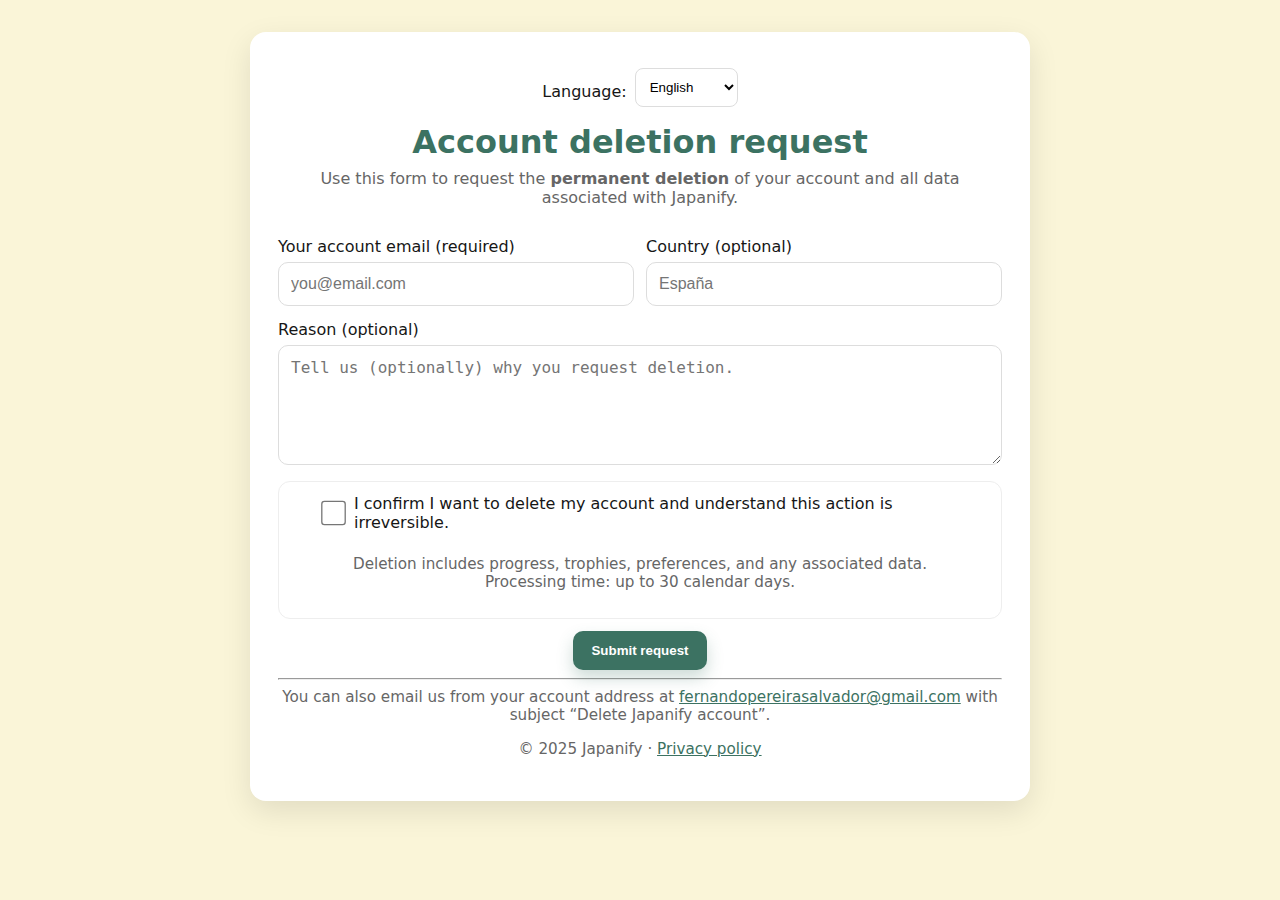
<file: delete-account.html>
<!DOCTYPE html>
<html lang="es">
<head>
  <meta charset="UTF-8" />
  <meta name="viewport" content="width=device-width, initial-scale=1" />
  <title data-i18n="title">Solicitud de eliminación de cuenta – Japanify</title>
  <style>
    :root{
      --bg:#FAF5D8; --card:#fff; --text:#161616; --muted:#666; --brand:#3C7262;
      --radius:16px; --shadow:0 10px 30px rgba(0,0,0,.10);
    }
    *{box-sizing:border-box}
    body{margin:0;background:var(--bg);color:var(--text);
         font-family:system-ui,-apple-system,Segoe UI,Roboto,Arial,sans-serif;
         display:flex;justify-content:center;padding:32px}
    .wrap{width:100%;max-width:780px;background:var(--card);
          border-radius:var(--radius);box-shadow:var(--shadow);padding:28px}
    h1{color:var(--brand);margin:0 0 8px;text-align:center}
    p.muted{color:var(--muted);margin-top:0;text-align:center}
    .center{display:flex;justify-content:center;align-items:center;text-align:center}
    label{display:block;margin:14px 0 6px}
    input, textarea{width:100%;padding:12px;border:1px solid #ddd;border-radius:10px;font-size:16px}
    textarea{min-height:120px;resize:vertical}
    .row{display:grid;grid-template-columns:1fr 1fr;gap:12px}
    .row .col{display:block}
    .btn{background:var(--brand);border:none;color:#fff;padding:12px 18px;border-radius:10px;
         font-weight:600;cursor:pointer;box-shadow:0 8px 16px rgba(60,114,98,.25);}
    .btn[disabled]{opacity:.6;cursor:not-allowed}
    .card{border:1px solid #eee;border-radius:12px;padding:12px;background:#fff;margin:12px 0}
    .small{font-size:.95rem;color:var(--muted)}
    .success,.error{padding:12px;border-radius:10px;margin-top:12px}
    .success{background:#e8f7ef;border:1px solid #bfe7cf}
    .error{background:#fdecea;border:1px solid #f5c2c0}
    a{color:var(--brand)}
    .actions{display:flex;justify-content:center;gap:12px;margin-top:12px}
    .checkbox-block{display:flex;justify-content:center}
    .checkbox-inner{max-width:640px;width:100%;display:flex;flex-direction:column;align-items:center}
    .langbar{display:flex;justify-content:center;gap:8px;margin:8px 0 16px}
    .langbar select{padding:6px 10px;border:1px solid #ddd;border-radius:8px;background:#fff}
    .footer{text-align:center;margin-top:8px}
    .stack{display:flex;flex-direction:column;align-items:center;gap:8px}
    .stack label{margin:0;display:flex;align-items:center;gap:8px}
    @media (max-width:600px){ .row{grid-template-columns:1fr} }
  
    input[type="checkbox"] {
      width: 20px;
      height: 20px;
      transform: scale(1.3);
      cursor: pointer;
    }

  </style>
</head>
<body>
  <div class="wrap" data-i18n-scope>
    <div class="langbar">
      <label for="langSel" data-i18n="language">Idioma:</label>
      <select id="langSel" aria-label="Language">
        <option value="es">Español</option>
        <option value="en">English</option>
        <option value="fr">Français</option>
        <option value="de">Deutsch</option>
        <option value="ko">한국어</option>
        <option value="zh-CN">简体中文</option>
        <option value="ja">日本語</option>
        <option value="pt">Português</option>
        <option value="it">Italiano</option>
      </select>
    </div>

    <h1 data-i18n="h1">Solicitud de eliminación de cuenta</h1>
    <p class="muted" data-i18n="lead">Usa este formulario para solicitar la <strong>eliminación permanente</strong> de tu cuenta y de todos los datos asociados a Japanify.</p>

    <form id="deleteForm" novalidate>
      <div class="row">
        <div class="col">
          <label for="email" data-i18n="emailLabel">Correo de tu cuenta (obligatorio)</label>
          <input id="email" name="email" type="email" required placeholder="you@email.com" />
        </div>
        <div class="col">
          <label for="country" data-i18n="countryLabel">País (opcional)</label>
          <input id="country" name="country" type="text" placeholder="España" />
        </div>
      </div>

      <label for="reason" data-i18n="reasonLabel">Motivo (opcional)</label>
      <textarea id="reason" name="reason" data-i18n-placeholder="reasonPh" placeholder="Cuéntanos si quieres por qué solicitas la eliminación."></textarea>

      <div class="card checkbox-block">
        <div class="checkbox-inner">
          <div class="stack">
            <label>
              <input id="confirm" type="checkbox" required />
              <span data-i18n="confirm">Confirmo que quiero eliminar mi cuenta y que la acción es irreversible.</span>
            </label>
            <p class="small center" data-i18n="legal">La eliminación incluye progreso, trofeos, preferencias y cualquier dato asociado. Tiempo de procesamiento: hasta 30 días naturales.</p>
          </div>
        </div>
      </div>

      <div class="actions">
        <button class="btn" id="submitBtn" type="submit" data-i18n="submit">Enviar solicitud</button>
      </div>
      <div id="msg" class="center"></div>
    </form>

    <hr/>
    <p class="small footer" data-i18n="emailAlt">También puedes solicitarlo por correo escribiendo desde la dirección de tu cuenta a <a href="mailto:fernandopereirasalvador@gmail.com">fernandopereirasalvador@gmail.com</a> con el asunto “Eliminar cuenta Japanify”.</p>

    <p class="small footer">© 2025 Japanify · <a href="privacy-policy.html" data-i18n="privacy">Política de privacidad</a></p>
  </div>

  <script>
    // i18n dictionary
    const I18N = {
      es: {
        title:"Solicitud de eliminación de cuenta – Japanify",
        language:"Idioma:",
        h1:"Solicitud de eliminación de cuenta",
        lead:"Usa este formulario para solicitar la <strong>eliminación permanente</strong> de tu cuenta y de todos los datos asociados a Japanify.",
        emailLabel:"Correo de tu cuenta (obligatorio)",
        countryLabel:"País (opcional)",
        reasonLabel:"Motivo (opcional)",
        reasonPh:"Cuéntanos si quieres por qué solicitas la eliminación.",
        confirm:"Confirmo que quiero eliminar mi cuenta y que la acción es irreversible.",
        legal:"La eliminación incluye progreso, trofeos, preferencias y cualquier dato asociado. Tiempo de procesamiento: hasta 30 días naturales.",
        submit:"Enviar solicitud",
        emailAlt:'También puedes solicitarlo por correo escribiendo desde la dirección de tu cuenta a <a href="mailto:fernandopereirasalvador@gmail.com">fernandopereirasalvador@gmail.com</a> con el asunto “Eliminar cuenta Japanify”.',
        privacy:"Política de privacidad",
        ok:"Solicitud enviada. Te contactaremos al correo indicado para verificar la identidad y completar la eliminación.",
        fail:"No se pudo enviar. Revisa tu conexión o inténtalo de nuevo más tarde.",
        net:"Error de red. Inténtalo más tarde."
      },
      en: {
        title:"Account deletion request – Japanify",
        language:"Language:",
        h1:"Account deletion request",
        lead:"Use this form to request the <strong>permanent deletion</strong> of your account and all data associated with Japanify.",
        emailLabel:"Your account email (required)",
        countryLabel:"Country (optional)",
        reasonLabel:"Reason (optional)",
        reasonPh:"Tell us (optionally) why you request deletion.",
        confirm:"I confirm I want to delete my account and understand this action is irreversible.",
        legal:"Deletion includes progress, trophies, preferences, and any associated data. Processing time: up to 30 calendar days.",
        submit:"Submit request",
        emailAlt:'You can also email us from your account address at <a href="mailto:fernandopereirasalvador@gmail.com">fernandopereirasalvador@gmail.com</a> with subject “Delete Japanify account”.',
        privacy:"Privacy policy",
        ok:"Request sent. We will contact you via email to verify identity and complete the deletion.",
        fail:"Unable to submit. Check your connection or try again later.",
        net:"Network error. Please try again later."
      },
      fr: {
        title:"Demande de suppression de compte – Japanify",
        language:"Langue :",
        h1:"Demande de suppression de compte",
        lead:"Utilisez ce formulaire pour demander la <strong>suppression définitive</strong> de votre compte et de toutes les données associées à Japanify.",
        emailLabel:"E‑mail du compte (obligatoire)",
        countryLabel:"Pays (optionnel)",
        reasonLabel:"Motif (optionnel)",
        reasonPh:"Dites‑nous (facultatif) pourquoi vous demandez la suppression.",
        confirm:"Je confirme vouloir supprimer mon compte et comprendre que cette action est irréversible.",
        legal:"La suppression inclut progression, trophées, préférences et toutes les données associées. Délai : jusqu’à 30 jours calendaires.",
        submit:"Envoyer la demande",
        emailAlt:'Vous pouvez aussi nous écrire depuis l’adresse liée à votre compte à <a href="mailto:fernandopereirasalvador@gmail.com">fernandopereirasalvador@gmail.com</a> avec l’objet « Supprimer compte Japanify ».',
        privacy:"Politique de confidentialité",
        ok:"Demande envoyée. Nous vous contacterons par e‑mail pour vérifier votre identité et finaliser la suppression.",
        fail:"Échec de l’envoi. Vérifiez votre connexion ou réessayez plus tard.",
        net:"Erreur réseau. Réessayez plus tard."
      },
      de: {
        title:"Kontolöschungsantrag – Japanify",
        language:"Sprache:",
        h1:"Kontolöschungsantrag",
        lead:"Nutzen Sie dieses Formular, um die <strong>dauerhafte Löschung</strong> Ihres Kontos und aller zugehörigen Daten bei Japanify zu beantragen.",
        emailLabel:"E‑Mail Ihres Kontos (erforderlich)",
        countryLabel:"Land (optional)",
        reasonLabel:"Grund (optional)",
        reasonPh:"Optional: Warum möchten Sie löschen?",
        confirm:"Ich bestätige, dass ich mein Konto löschen möchte und verstehe, dass dies unwiderruflich ist.",
        legal:"Die Löschung umfasst Fortschritt, Trophäen, Präferenzen und alle zugehörigen Daten. Bearbeitungszeit: bis zu 30 Kalendertage.",
        submit:"Anfrage senden",
        emailAlt:'Sie können uns auch von Ihrer Konto‑E‑Mail an <a href="mailto:fernandopereirasalvador@gmail.com">fernandopereirasalvador@gmail.com</a> mit dem Betreff „Japanify‑Konto löschen“ schreiben.',
        privacy:"Datenschutzerklärung",
        ok:"Anfrage gesendet. Wir kontaktieren Sie per E‑Mail zur Identitätsprüfung und finalen Löschung.",
        fail:"Senden fehlgeschlagen. Bitte Verbindung prüfen oder später erneut versuchen.",
        net:"Netzwerkfehler. Bitte später erneut versuchen."
      },
      ko: {
        title:"계정 삭제 요청 – Japanify",
        language:"언어:",
        h1:"계정 삭제 요청",
        lead:"이 양식을 사용하여 Japanify 계정과 모든 연결된 데이터를 <strong>영구 삭제</strong>해 주세요.",
        emailLabel:"계정 이메일 (필수)",
        countryLabel:"국가 (선택)",
        reasonLabel:"사유 (선택)",
        reasonPh:"삭제 요청 사유를 적어 주세요 (선택).",
        confirm:"계정 삭제를 원하며 이 작업이 되돌릴 수 없음을 이해합니다.",
        legal:"삭제에는 진행도, 트로피, 환경설정 등 모든 연관 데이터가 포함됩니다. 처리 기간: 최대 30일.",
        submit:"요청 보내기",
        emailAlt:'계정 이메일로 <a href="mailto:fernandopereirasalvador@gmail.com">fernandopereirasalvador@gmail.com</a> 에 “Delete Japanify account” 제목으로 보내주셔도 됩니다.',
        privacy:"개인정보 처리방침",
        ok:"요청이 접수되었습니다. 신원 확인 및 삭제 완료를 위해 이메일로 안내드립니다.",
        fail:"제출할 수 없습니다. 연결을 확인하시고 다시 시도해 주세요.",
        net:"네트워크 오류입니다. 나중에 다시 시도해 주세요."
      },
      "zh-CN": {
        title:"账户删除申请 – Japanify",
        language:"语言：",
        h1:"账户删除申请",
        lead:"使用此表单申请<strong>永久删除</strong>您的 Japanify 账户及所有相关数据。",
        emailLabel:"账户邮箱（必填）",
        countryLabel:"国家（可选）",
        reasonLabel:"原因（可选）",
        reasonPh:"（可选）说明申请删除的原因。",
        confirm:"我确认要删除我的账户，并知悉此操作不可撤销。",
        legal:"删除包括进度、奖杯、偏好和所有相关数据。处理时间：最多 30 天。",
        submit:"提交申请",
        emailAlt:'您也可以使用账户邮箱发送邮件至 <a href="mailto:fernandopereirasalvador@gmail.com">fernandopereirasalvador@gmail.com</a>，主题为“Delete Japanify account”。',
        privacy:"隐私政策",
        ok:"申请已提交。我们将通过电子邮件联系您以核验身份并完成删除。",
        fail:"提交失败。请检查网络连接或稍后重试。",
        net:"网络错误，请稍后重试。"
      },
      ja: {
        title:"アカウント削除申請 – Japanify",
        language:"言語：",
        h1:"アカウント削除申請",
        lead:"本フォームから、Japanify アカウントおよび関連データの<strong>恒久的な削除</strong>を申請できます。",
        emailLabel:"アカウントのメールアドレス（必須）",
        countryLabel:"国（任意）",
        reasonLabel:"理由（任意）",
        reasonPh:"削除申請の理由（任意）。",
        confirm:"アカウントを削除し、この操作が取り消せないことを理解しています。",
        legal:"削除には進捗、トロフィー、設定などすべての関連データが含まれます。処理期間：最大30日。",
        submit:"申請を送信",
        emailAlt:'アカウントのメールから <a href="mailto:fernandopereirasalvador@gmail.com">fernandopereirasalvador@gmail.com</a> へ件名「Delete Japanify account」で送信しても構いません。',
        privacy:"プライバシーポリシー",
        ok:"申請を送信しました。本人確認および削除完了のため、メールにてご連絡します。",
        fail:"送信できませんでした。接続を確認して再試行してください。",
        net:"ネットワークエラー。後でもう一度お試しください。"
      },
      pt: {
        title:"Pedido de eliminação de conta – Japanify",
        language:"Idioma:",
        h1:"Pedido de eliminação de conta",
        lead:"Use este formulário para solicitar a <strong>eliminação permanente</strong> da sua conta e de todos os dados associados ao Japanify.",
        emailLabel:"E‑mail da conta (obrigatório)",
        countryLabel:"País (opcional)",
        reasonLabel:"Motivo (opcional)",
        reasonPh:"(Opcional) Diga-nos por que deseja eliminar.",
        confirm:"Confirmo que desejo eliminar a minha conta e que esta ação é irreversível.",
        legal:"A eliminação inclui progresso, troféus, preferências e quaisquer dados associados. Prazo: até 30 dias corridos.",
        submit:"Enviar pedido",
        emailAlt:'Também pode enviar um e‑mail a partir do endereço da sua conta para <a href="mailto:fernandopereirasalvador@gmail.com">fernandopereirasalvador@gmail.com</a> com o assunto “Delete Japanify account”.',
        privacy:"Política de privacidade",
        ok:"Pedido enviado. Entraremos em contacto por e‑mail para verificar a identidade e concluir a eliminação.",
        fail:"Não foi possível enviar. Verifique a ligação ou tente novamente mais tarde.",
        net:"Erro de rede. Tente novamente mais tarde."
      },
      it: {
        title:"Richiesta di eliminazione account – Japanify",
        language:"Lingua:",
        h1:"Richiesta di eliminazione account",
        lead:"Usa questo modulo per richiedere la <strong>cancellazione permanente</strong> del tuo account e di tutti i dati associati a Japanify.",
        emailLabel:"Email dell’account (obbligatoria)",
        countryLabel:"Paese (opzionale)",
        reasonLabel:"Motivo (opzionale)",
        reasonPh:"(Opzionale) Spiega perché richiedi l’eliminazione.",
        confirm:"Confermo di voler eliminare il mio account e comprendo che l’operazione è irreversibile.",
        legal:"La cancellazione include progressi, trofei, preferenze e tutti i dati associati. Tempo di elaborazione: fino a 30 giorni.",
        submit:"Invia richiesta",
        emailAlt:'Puoi anche inviarci un’e‑mail dall’indirizzo associato al tuo account a <a href="mailto:fernandopereirasalvador@gmail.com">fernandopereirasalvador@gmail.com</a> con oggetto “Delete Japanify account”.',
        privacy:"Informativa sulla privacy",
        ok:"Richiesta inviata. Ti contatteremo via e‑mail per verificare l’identità e completare la cancellazione.",
        fail:"Impossibile inviare. Controlla la connessione o riprova più tardi.",
        net:"Errore di rete. Riprova più tardi."
      }
    };

    // helpers
    const $ = (s, p=document) => p.querySelector(s);
    const $$ = (s, p=document) => Array.from(p.querySelectorAll(s));

    function setLang(lang){
      const dict = I18N[lang] || I18N.es;
      document.documentElement.lang = lang;
      $$('[data-i18n]').forEach(el => {
        const key = el.getAttribute('data-i18n');
        if(dict[key] != null){
          if(key === 'lead' || key === 'emailAlt'){
            el.innerHTML = dict[key];
          }else{
            el.textContent = dict[key];
          }
        }
      });
      $$('[data-i18n-placeholder]').forEach(el => {
        const key = el.getAttribute('data-i18n-placeholder');
        if(dict[key] != null) el.setAttribute('placeholder', dict[key]);
      });
      document.title = dict.title;
      $('#langSel').value = lang;
      localStorage.setItem('jpn_del_lang', lang);
    }

    function detectLang(){
      const saved = localStorage.getItem('jpn_del_lang');
      if(saved && I18N[saved]) return saved;
      const url = new URL(location.href);
      const qp = url.searchParams.get('lang');
      if (qp && I18N[qp]) return qp;
      const nav = (navigator.languages && navigator.languages[0]) || navigator.language || 'es';
      const norm = nav.toLowerCase();
      if (norm.startsWith('es')) return 'es';
      if (norm.startsWith('en')) return 'en';
      if (norm.startsWith('fr')) return 'fr';
      if (norm.startsWith('de')) return 'de';
      if (norm.startsWith('ko')) return 'ko';
      if (norm === 'zh-cn' || norm.startsWith('zh')) return 'zh-CN';
      if (norm.startsWith('ja')) return 'ja';
      if (norm.startsWith('pt')) return 'pt';
      if (norm.startsWith('it')) return 'it';
      return 'en';
    }

    // FORM: endpoints
    const ACTION_URL = "https://formspree.io/f/xovnbqjl";       // <--- REEMPLAZA por tu endpoint Formspree/Netlify
    const CONFIRM_WEBHOOK = "https://script.google.com/macros/s/XXXXXXXX/exec"; // <--- Opcional: Apps Script para correo de confirmación

    const form = $('#deleteForm');
    const btn  = $('#submitBtn');
    const msg  = $('#msg');

    form.addEventListener('submit', async (e) => {
      e.preventDefault();
      msg.innerHTML = "";
      if(!form.reportValidity()) return;

      btn.disabled = true;
      const lang = document.documentElement.lang || 'es';
      const dict = I18N[lang] || I18N.es;
      const payload = {
        email: form.email.value.trim(),
        country: form.country.value.trim(),
        reason: form.reason.value.trim(),
        confirm: $('#confirm').checked,
        app: "Japanify",
        type: "account_deletion_request",
        lang,
        ts: new Date().toISOString()
      };

      try {
        // 1) Enviar solicitud al proveedor de formularios
        const res = await fetch(ACTION_URL, {
          method: "POST",
          headers: { "Content-Type": "application/json", "Accept": "application/json" },
          body: JSON.stringify(payload)
        });

        if(res.ok){
          form.reset();
          msg.innerHTML = `<div class="success">${dict.ok}</div>`;

          // 2) (Opcional) Disparar correo de confirmación al usuario
          //    Implementa CONFIRM_WEBHOOK con Google Apps Script o tu backend
          if (CONFIRM_WEBHOOK.startsWith("https://script.google.com") || CONFIRM_WEBHOOK.startsWith("https://")){
            fetch(CONFIRM_WEBHOOK, {
              method:"POST",
              headers:{ "Content-Type":"application/json" },
              body: JSON.stringify({to: payload.email, lang, kind:"account_deletion_ack"})
            }).catch(()=>{});
          }
        } else {
          msg.innerHTML = `<div class="error">${dict.fail}</div>`;
        }
      } catch (err){
        msg.innerHTML = `<div class="error">${dict.net}</div>`;
      } finally {
        btn.disabled = false;
      }
    });

    // init
    const initLang = detectLang();
    setLang(initLang);
    $('#langSel').addEventListener('change', e => setLang(e.target.value));
  </script>
</body>
</html>
</file>
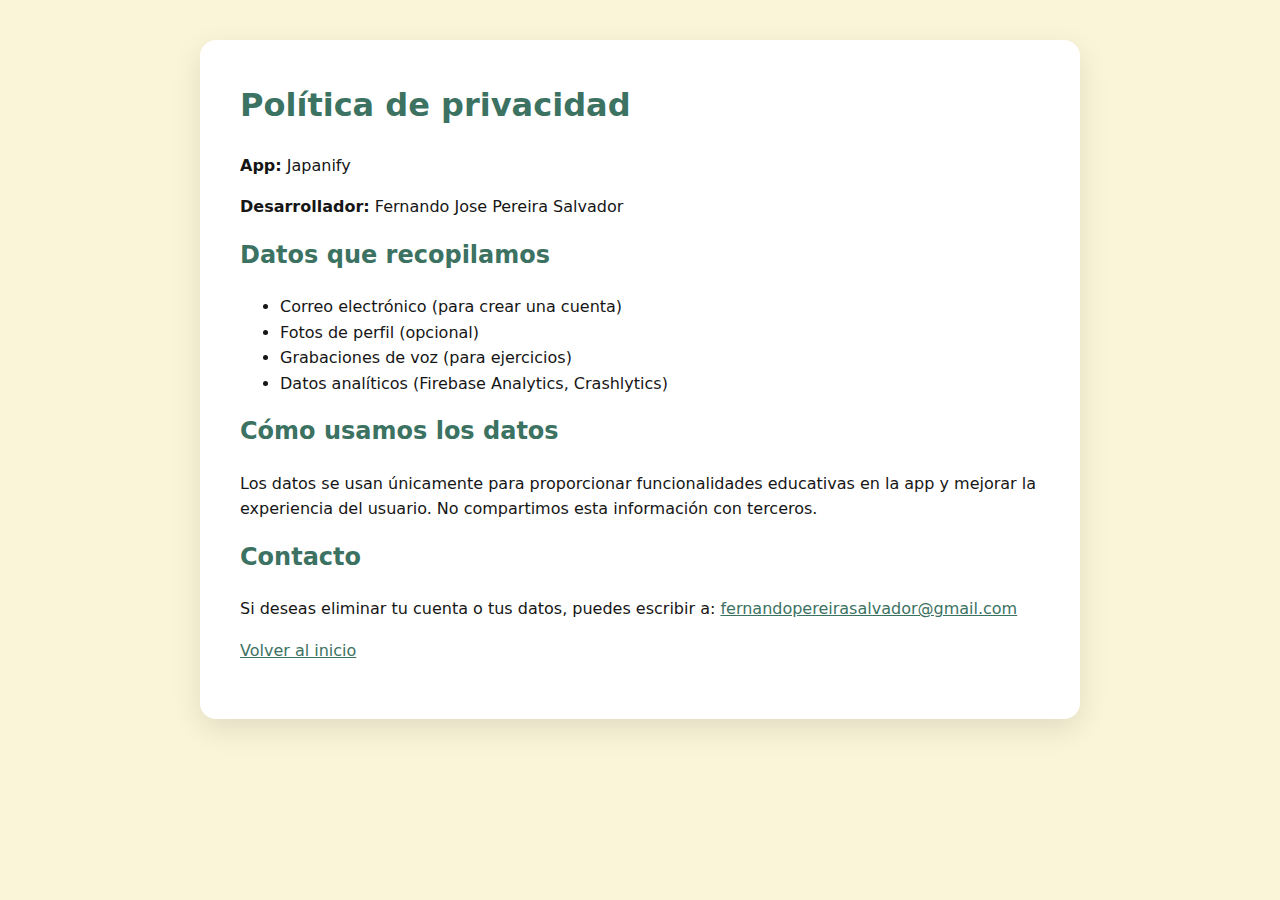
<file: privacy-policy.html>
<!DOCTYPE html>
<html lang="es">
<head>
  <meta charset="UTF-8">
  <title>Política de privacidad – Japanify</title>
  <meta name="viewport" content="width=device-width, initial-scale=1" />
  <style>
    :root{
      --bg:#FAF5D8;
      --card:#ffffff;
      --text:#161616;
      --muted:#666;
      --brand:#3C7262;
      --radius:16px;
      --shadow:0 10px 30px rgba(0,0,0,.10);
    }
    body{
      margin:0;
      font-family:system-ui,-apple-system,Segoe UI,Roboto,Arial,sans-serif;
      background:var(--bg);
      color:var(--text);
      padding:40px 20px;
      display:flex;
      justify-content:center;
    }
    .container{
      max-width:800px;
      background:var(--card);
      padding:40px;
      border-radius:var(--radius);
      box-shadow:var(--shadow);
      line-height:1.6;
    }
    h1,h2{color:var(--brand);margin-top:0;}
    a{color:var(--brand);}
  </style>
</head>
<body>
  <div class="container">
    <h1>Política de privacidad</h1>
    <p><strong>App:</strong> Japanify</p>
    <p><strong>Desarrollador:</strong> Fernando Jose Pereira Salvador</p>

    <h2>Datos que recopilamos</h2>
    <ul>
      <li>Correo electrónico (para crear una cuenta)</li>
      <li>Fotos de perfil (opcional)</li>
      <li>Grabaciones de voz (para ejercicios)</li>
      <li>Datos analíticos (Firebase Analytics, Crashlytics)</li>
    </ul>

    <h2>Cómo usamos los datos</h2>
    <p>Los datos se usan únicamente para proporcionar funcionalidades educativas en la app y mejorar la experiencia del usuario. No compartimos esta información con terceros.</p>

    <h2>Contacto</h2>
    <p>Si deseas eliminar tu cuenta o tus datos, puedes escribir a: <a href="mailto:fernandopereirasalvador@gmail.com">fernandopereirasalvador@gmail.com</a></p>

    <p><a href="index.html">Volver al inicio</a></p>
  </div>
</body>
</html>
</file>
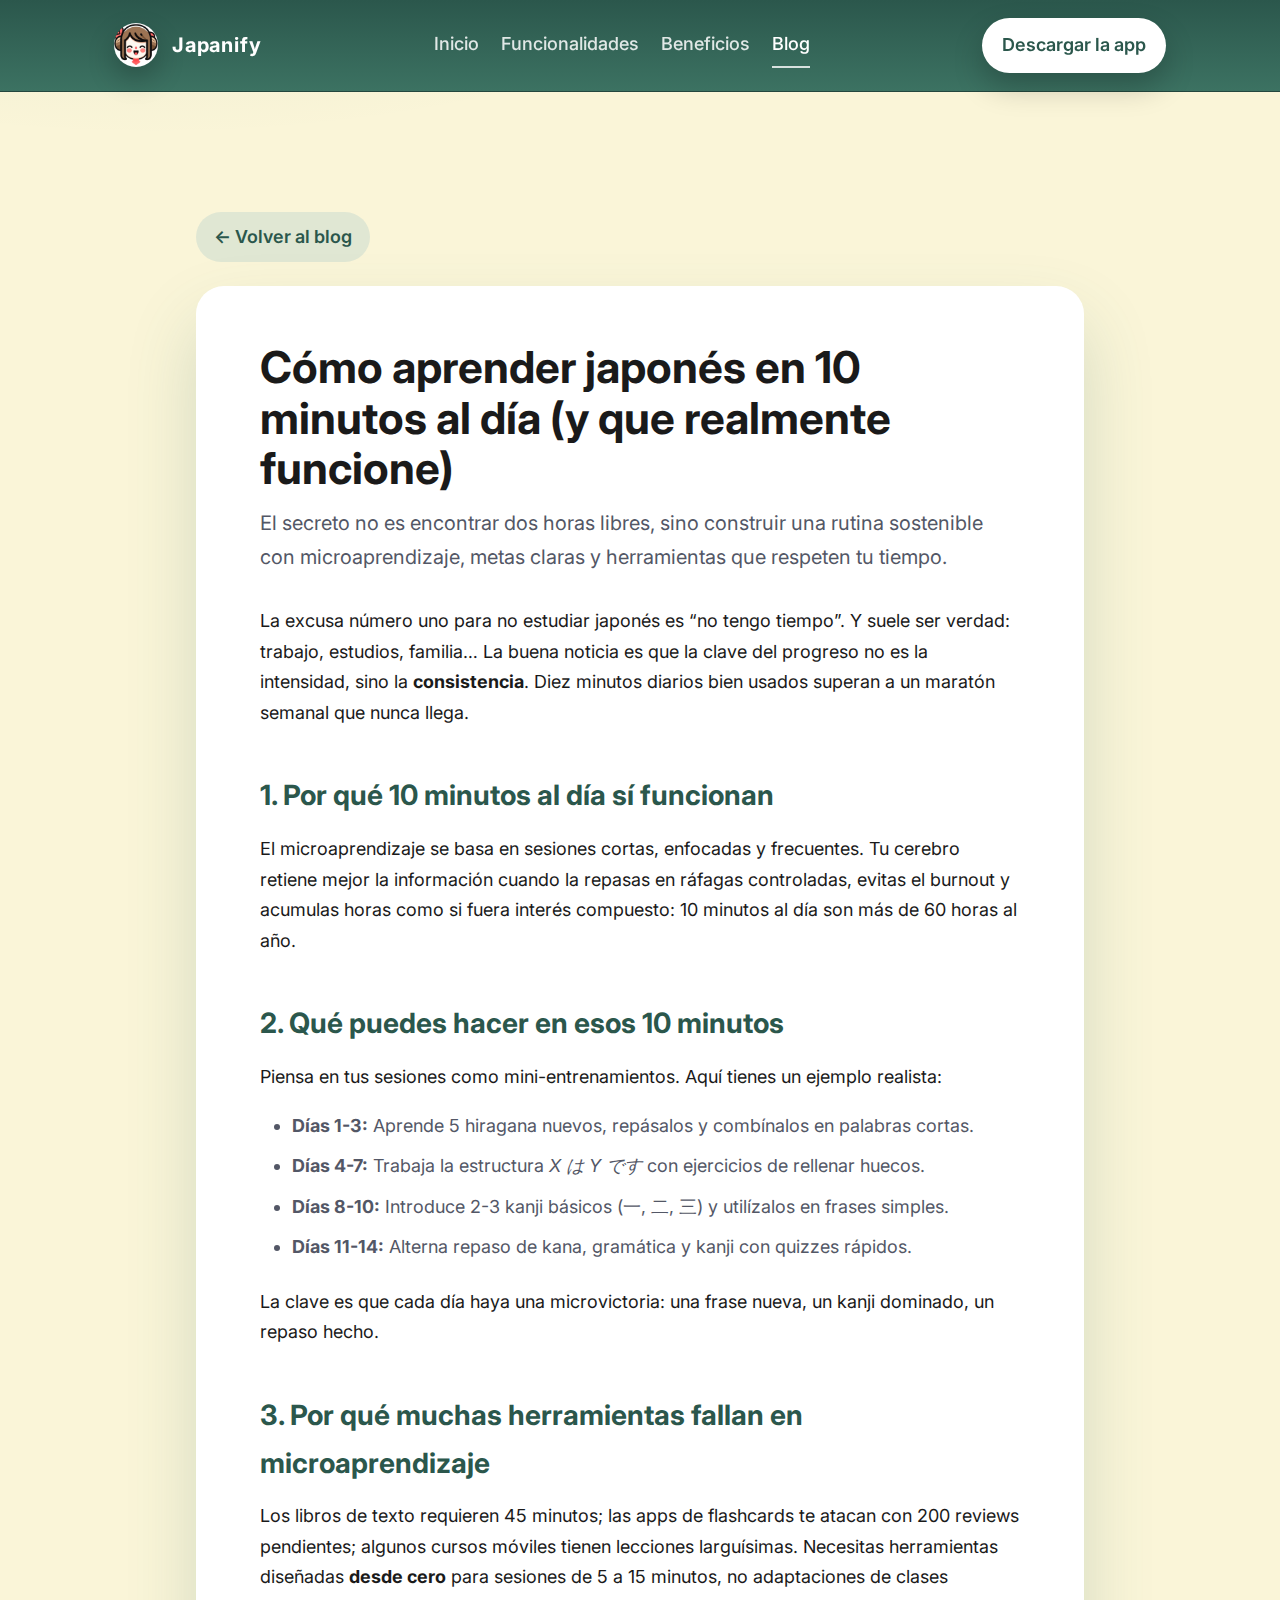
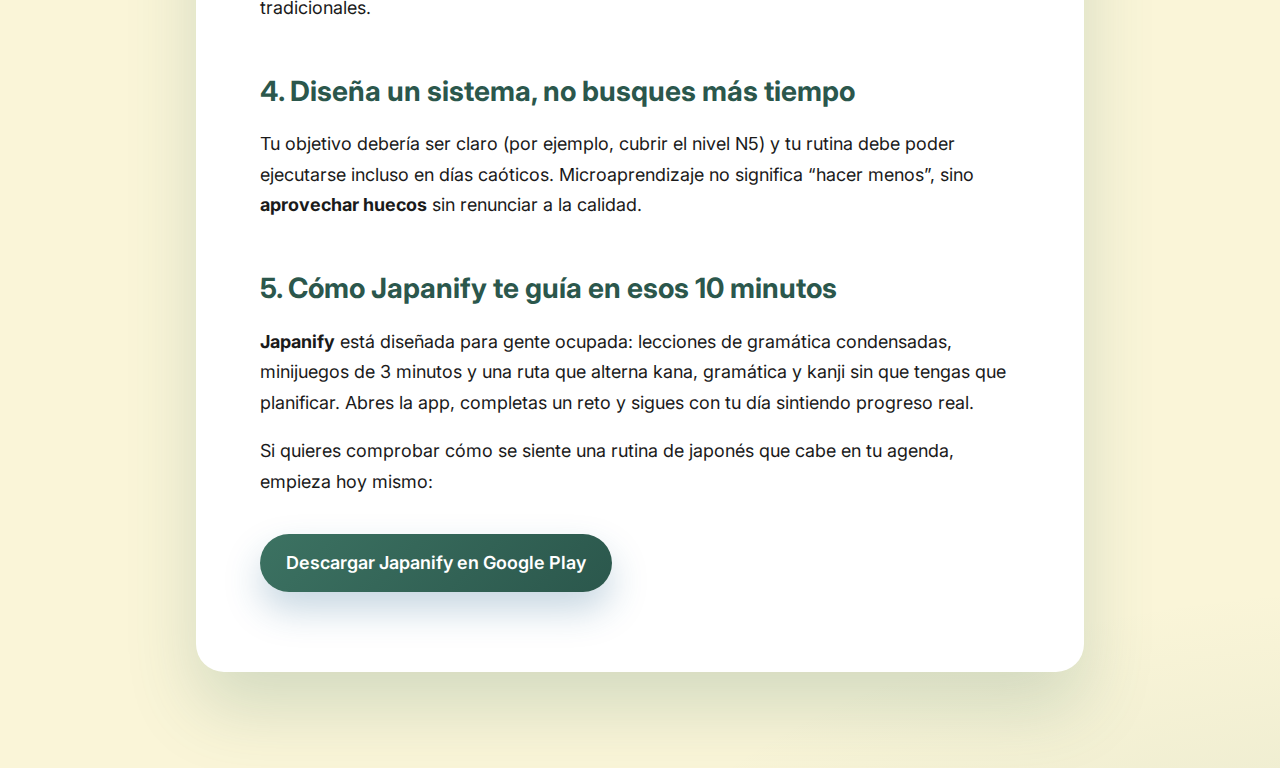
<file: blog/como-aprender-japones-10-minutos.html>
<!DOCTYPE html>
<html lang="es">
<head>
  <meta charset="UTF-8" />
  <meta name="viewport" content="width=device-width, initial-scale=1.0" />
  <title>Cómo aprender japonés en 10 minutos al día (y que funcione de verdad)</title>
  <meta
    name="description"
    content="Construye una rutina realista de japonés en 10 minutos diarios con microaprendizaje, ejemplos concretos y herramientas pensadas para gente ocupada." />
  <link rel="stylesheet" href="styles.css" />
</head>
<body>
  <header class="site-header">
    <nav class="site-nav">
      <div class="brand">
        <img src="../logo.png" alt="Japanify logo" />
        <span data-i18n="brand">Japanify</span>
      </div>
      <div class="nav-links">
        <a href="../index.html" data-i18n="navHome">Inicio</a>
        <a href="../index.html#features" data-i18n="navFeatures">Funcionalidades</a>
        <a href="../index.html#benefits" data-i18n="navBenefits">Beneficios</a>
        <a href="../blog.html" class="active" data-i18n="navBlog">Blog</a>
      </div>
      <a
        href="https://play.google.com/store/apps/details?id=com.shiruacademy.japanify"
        class="nav-cta"
        target="_blank"
        rel="noopener"
        data-i18n="navDownload"
      >Descargar la app</a>
    </nav>
  </header>

  <main>
    <nav class="lesson-nav">
      <a href="../blog.html" data-i18n="articleBack">← Volver al blog</a>
    </nav>
    <div class="content">
      <h1 class="lesson-title">Cómo aprender japonés en 10 minutos al día (y que realmente funcione)</h1>
      <p class="lesson-subtitle">El secreto no es encontrar dos horas libres, sino construir una rutina sostenible con microaprendizaje, metas claras y herramientas que respeten tu tiempo.</p>

      <p>La excusa número uno para no estudiar japonés es “no tengo tiempo”. Y suele ser verdad: trabajo, estudios, familia… La buena noticia es que la clave del progreso no es la intensidad, sino la <strong>consistencia</strong>. Diez minutos diarios bien usados superan a un maratón semanal que nunca llega.</p>

      <div class="section-title">1. Por qué 10 minutos al día sí funcionan</div>
      <p>El microaprendizaje se basa en sesiones cortas, enfocadas y frecuentes. Tu cerebro retiene mejor la información cuando la repasas en ráfagas controladas, evitas el burnout y acumulas horas como si fuera interés compuesto: 10 minutos al día son más de 60 horas al año.</p>

      <div class="section-title">2. Qué puedes hacer en esos 10 minutos</div>
      <p>Piensa en tus sesiones como mini-entrenamientos. Aquí tienes un ejemplo realista:</p>
      <ul>
        <li><strong>Días 1-3:</strong> Aprende 5 hiragana nuevos, repásalos y combínalos en palabras cortas.</li>
        <li><strong>Días 4-7:</strong> Trabaja la estructura <em>X は Y です</em> con ejercicios de rellenar huecos.</li>
        <li><strong>Días 8-10:</strong> Introduce 2-3 kanji básicos (一, 二, 三) y utilízalos en frases simples.</li>
        <li><strong>Días 11-14:</strong> Alterna repaso de kana, gramática y kanji con quizzes rápidos.</li>
      </ul>
      <p>La clave es que cada día haya una microvictoria: una frase nueva, un kanji dominado, un repaso hecho.</p>

      <div class="section-title">3. Por qué muchas herramientas fallan en microaprendizaje</div>
      <p>Los libros de texto requieren 45 minutos; las apps de flashcards te atacan con 200 reviews pendientes; algunos cursos móviles tienen lecciones larguísimas. Necesitas herramientas diseñadas <strong>desde cero</strong> para sesiones de 5 a 15 minutos, no adaptaciones de clases tradicionales.</p>

      <div class="section-title">4. Diseña un sistema, no busques más tiempo</div>
      <p>Tu objetivo debería ser claro (por ejemplo, cubrir el nivel N5) y tu rutina debe poder ejecutarse incluso en días caóticos. Microaprendizaje no significa “hacer menos”, sino <strong>aprovechar huecos</strong> sin renunciar a la calidad.</p>

      <div class="section-title">5. Cómo Japanify te guía en esos 10 minutos</div>
      <p><strong>Japanify</strong> está diseñada para gente ocupada: lecciones de gramática condensadas, minijuegos de 3 minutos y una ruta que alterna kana, gramática y kanji sin que tengas que planificar. Abres la app, completas un reto y sigues con tu día sintiendo progreso real.</p>

      <p>Si quieres comprobar cómo se siente una rutina de japonés que cabe en tu agenda, empieza hoy mismo:</p>
      <a class="cta-button" href="https://play.google.com/store/apps/details?id=com.shiruacademy.japanify" target="_blank" rel="noopener">Descargar Japanify en Google Play</a>
    </div>
  </main>

  <script src="../i18n.js"></script>
  <script>
    applyTranslations('blog');
  </script>
</body>
</html>
</file>
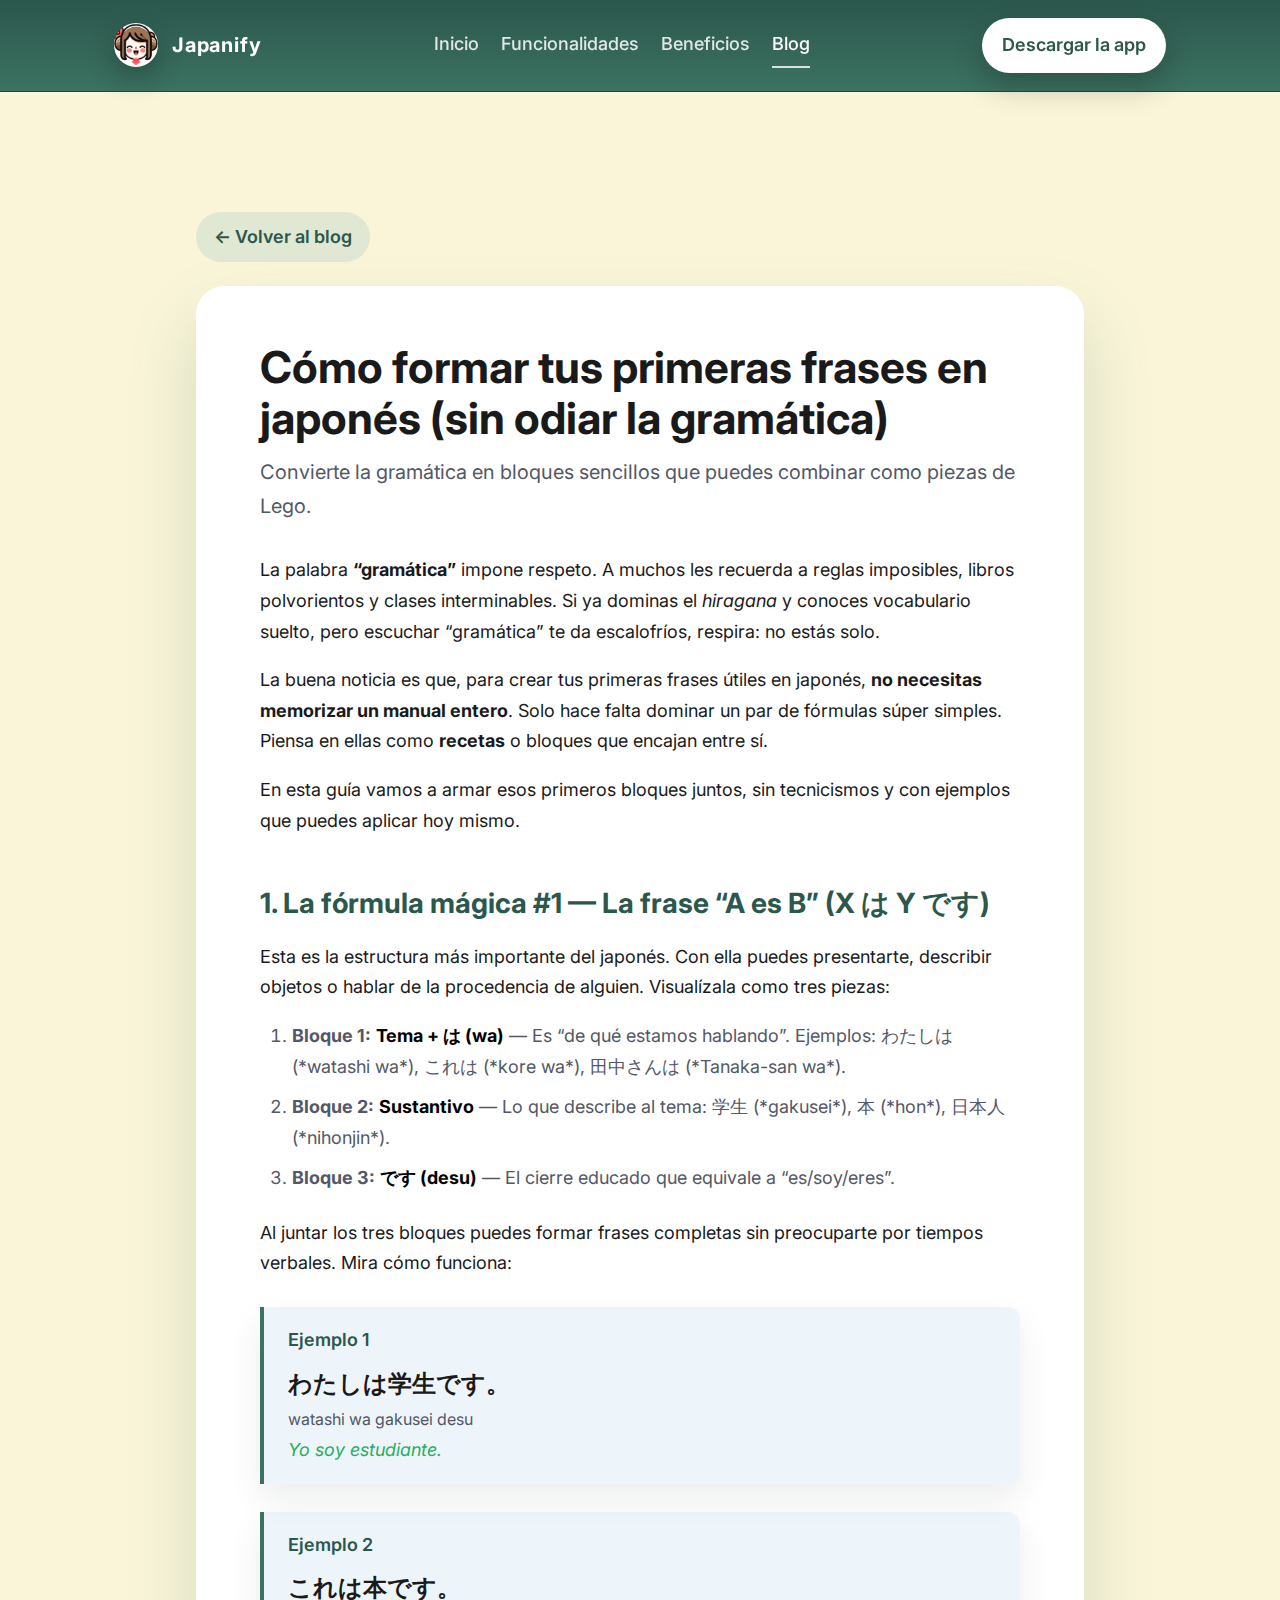
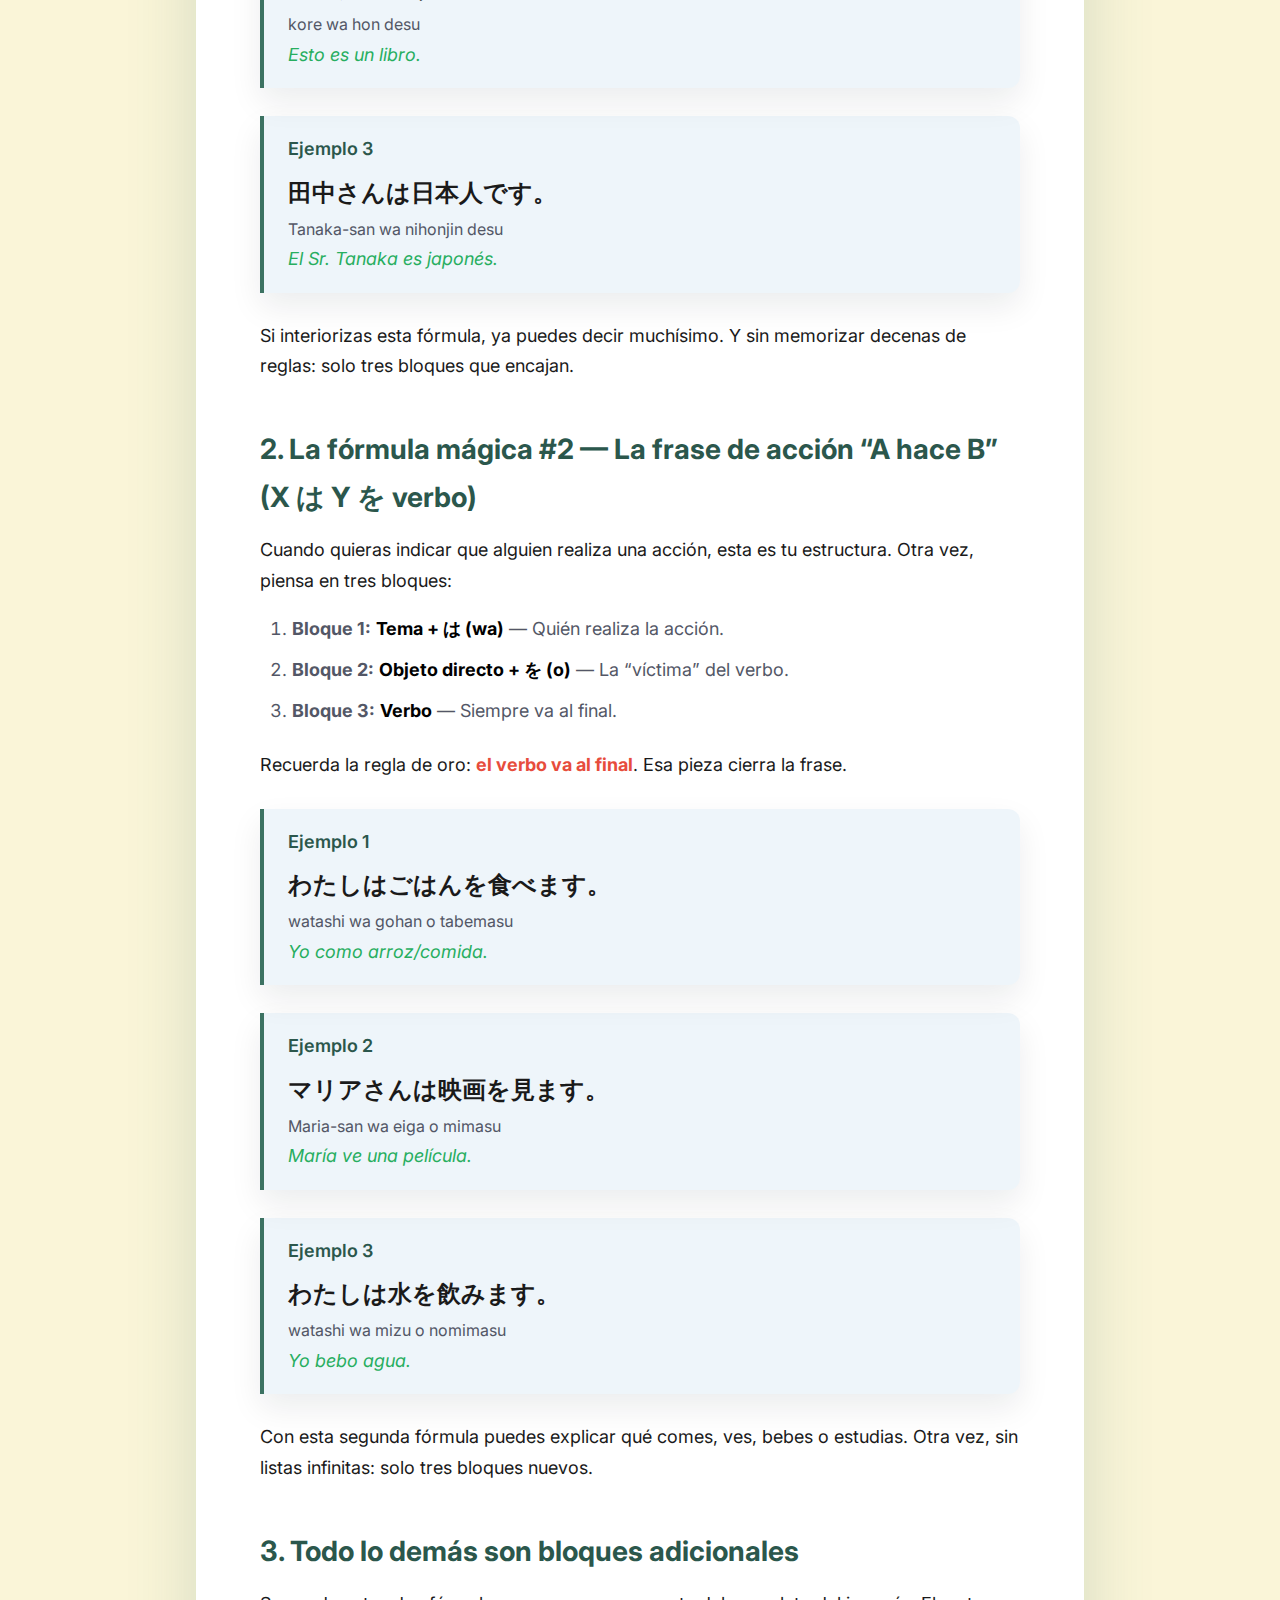
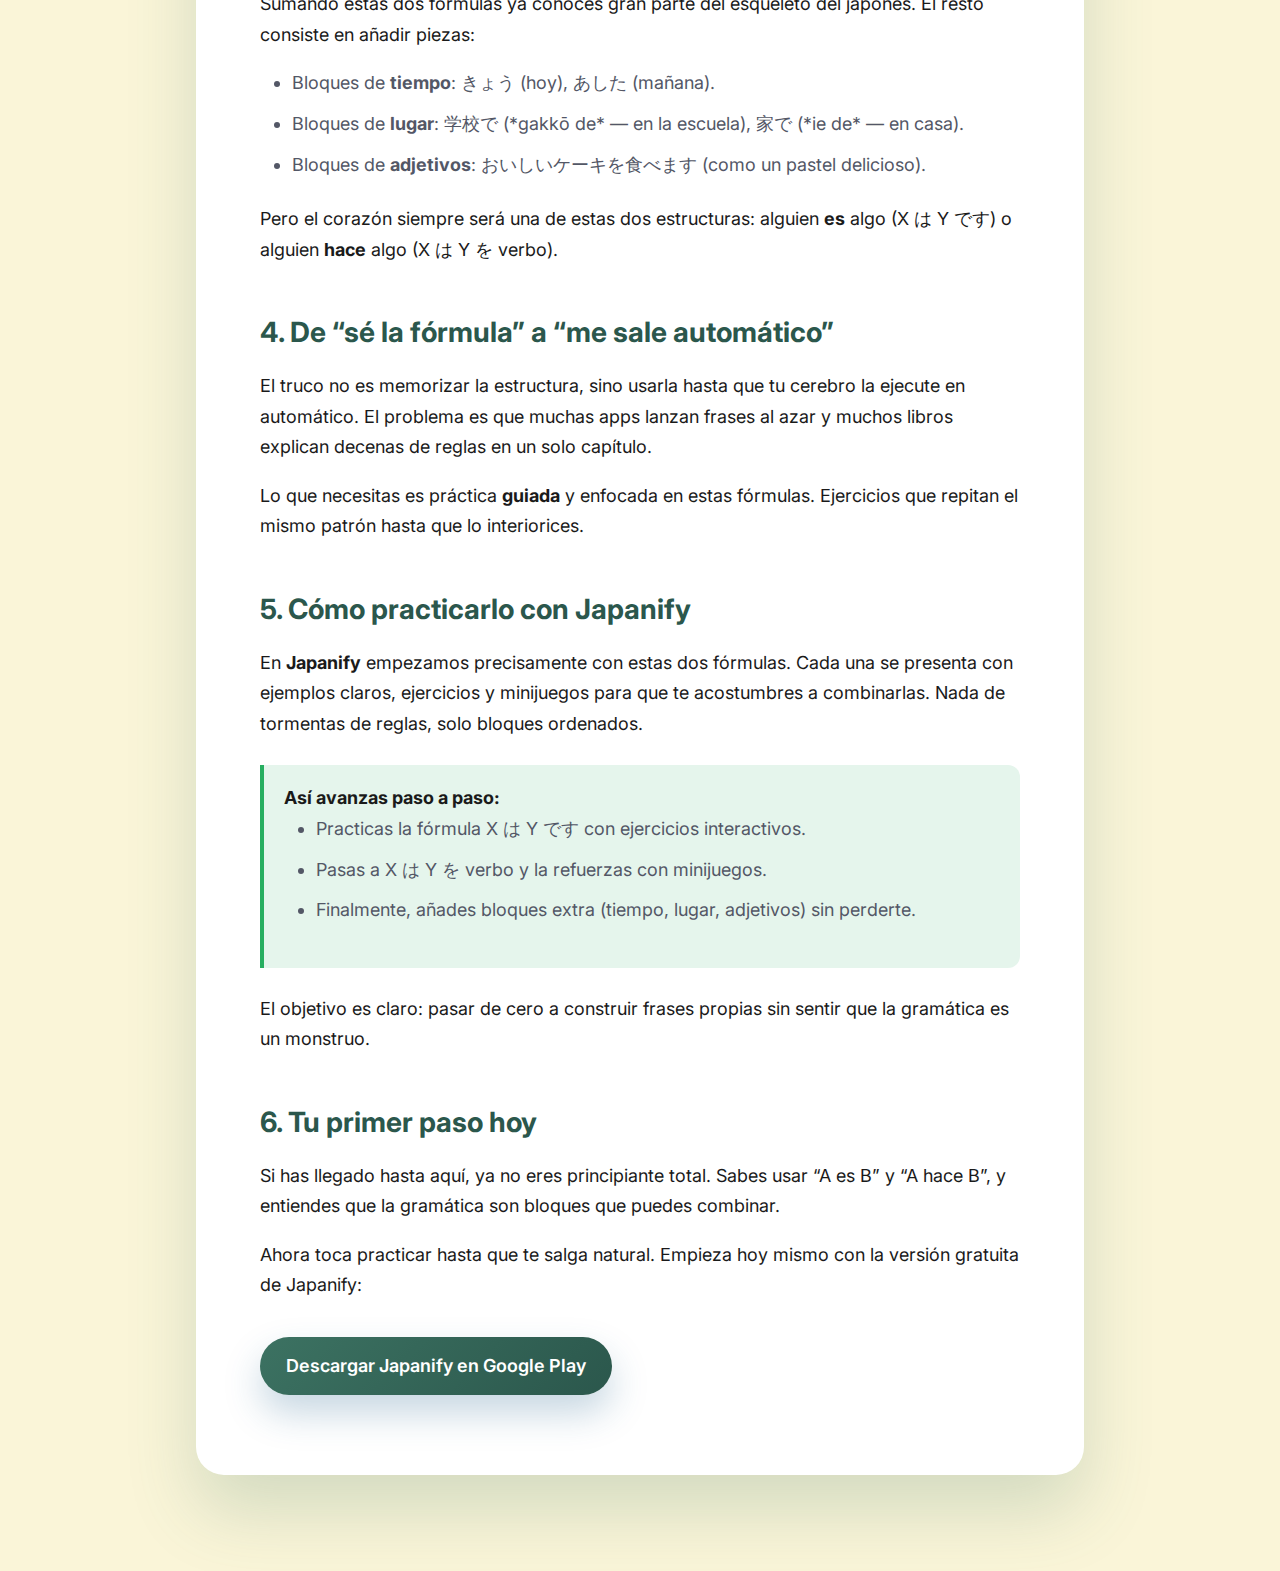
<file: blog/como-formar-tus-primeras-frases.html>
<!DOCTYPE html>
<html lang="es">
<head>
  <meta charset="UTF-8" />
  <meta name="viewport" content="width=device-width, initial-scale=1.0" />
  <title>Cómo formar tus primeras frases en japonés (sin odiar la gramática)</title>
  <meta name="description" content="Aprende las fórmulas básicas X wa Y desu y X wa Y o verbo para crear frases útiles en japonés sin miedo a la gramática." />
  <link rel="stylesheet" href="styles.css" />
</head>
<body>
  <header class="site-header">
    <nav class="site-nav">
      <div class="brand">
        <img src="../logo.png" alt="Japanify logo" />
        <span data-i18n="brand">Japanify</span>
      </div>
      <div class="nav-links">
        <a href="../index.html" data-i18n="navHome">Inicio</a>
        <a href="../index.html#features" data-i18n="navFeatures">Funcionalidades</a>
        <a href="../index.html#benefits" data-i18n="navBenefits">Beneficios</a>
        <a href="../blog.html" class="active" data-i18n="navBlog">Blog</a>
      </div>
      <a
        href="https://play.google.com/store/apps/details?id=com.shiruacademy.japanify"
        class="nav-cta"
        target="_blank"
        rel="noopener"
        data-i18n="navDownload"
      >Descargar la app</a>
    </nav>
  </header>

  <main>
    <nav class="lesson-nav">
      <a href="../blog.html" data-i18n="articleBack">← Volver al blog</a>
    </nav>
    <div class="content">
      <h1 class="lesson-title">Cómo formar tus primeras frases en japonés (sin odiar la gramática)</h1>
      <p class="lesson-subtitle">Convierte la gramática en bloques sencillos que puedes combinar como piezas de Lego.</p>

    <p>La palabra <strong>“gramática”</strong> impone respeto. A muchos les recuerda a reglas imposibles, libros polvorientos y clases interminables. Si ya dominas el <em>hiragana</em> y conoces vocabulario suelto, pero escuchar “gramática” te da escalofríos, respira: no estás solo.</p>
    <p>La buena noticia es que, para crear tus primeras frases útiles en japonés, <strong>no necesitas memorizar un manual entero</strong>. Solo hace falta dominar un par de fórmulas súper simples. Piensa en ellas como <strong>recetas</strong> o bloques que encajan entre sí.</p>
    <p>En esta guía vamos a armar esos primeros bloques juntos, sin tecnicismos y con ejemplos que puedes aplicar hoy mismo.</p>

    <div class="section-title">1. La fórmula mágica #1 — La frase “A es B” (X は Y です)</div>
    <p>Esta es la estructura más importante del japonés. Con ella puedes presentarte, describir objetos o hablar de la procedencia de alguien. Visualízala como tres piezas:</p>
    <ol>
      <li><strong>Bloque 1:</strong> <span class="kanji">Tema + は (wa)</span> — Es “de qué estamos hablando”. Ejemplos: わたしは (*watashi wa*), これは (*kore wa*), 田中さんは (*Tanaka-san wa*).</li>
      <li><strong>Bloque 2:</strong> <span class="kanji">Sustantivo</span> — Lo que describe al tema: 学生 (*gakusei*), 本 (*hon*), 日本人 (*nihonjin*).</li>
      <li><strong>Bloque 3:</strong> <span class="kanji">です (desu)</span> — El cierre educado que equivale a “es/soy/eres”.</li>
    </ol>
    <p>Al juntar los tres bloques puedes formar frases completas sin preocuparte por tiempos verbales. Mira cómo funciona:</p>

    <div class="example">
      <span class="example-label">Ejemplo 1</span><br />
      <span class="japanese-text">わたしは学生です。</span><br />
      <span class="furigana">watashi wa gakusei desu</span><br />
      <span class="translation">Yo soy estudiante.</span>
    </div>

    <div class="example">
      <span class="example-label">Ejemplo 2</span><br />
      <span class="japanese-text">これは本です。</span><br />
      <span class="furigana">kore wa hon desu</span><br />
      <span class="translation">Esto es un libro.</span>
    </div>

    <div class="example">
      <span class="example-label">Ejemplo 3</span><br />
      <span class="japanese-text">田中さんは日本人です。</span><br />
      <span class="furigana">Tanaka-san wa nihonjin desu</span><br />
      <span class="translation">El Sr. Tanaka es japonés.</span>
    </div>

    <p>Si interiorizas esta fórmula, ya puedes decir muchísimo. Y sin memorizar decenas de reglas: solo tres bloques que encajan.</p>

    <div class="section-title">2. La fórmula mágica #2 — La frase de acción “A hace B” (X は Y を verbo)</div>
    <p>Cuando quieras indicar que alguien realiza una acción, esta es tu estructura. Otra vez, piensa en tres bloques:</p>
    <ol>
      <li><strong>Bloque 1:</strong> <span class="kanji">Tema + は (wa)</span> — Quién realiza la acción.</li>
      <li><strong>Bloque 2:</strong> <span class="kanji">Objeto directo + を (o)</span> — La “víctima” del verbo.</li>
      <li><strong>Bloque 3:</strong> <span class="kanji">Verbo</span> — Siempre va al final.</li>
    </ol>
    <p>Recuerda la regla de oro: <span class="highlight">el verbo va al final</span>. Esa pieza cierra la frase.</p>

    <div class="example">
      <span class="example-label">Ejemplo 1</span><br />
      <span class="japanese-text">わたしはごはんを食べます。</span><br />
      <span class="furigana">watashi wa gohan o tabemasu</span><br />
      <span class="translation">Yo como arroz/comida.</span>
    </div>

    <div class="example">
      <span class="example-label">Ejemplo 2</span><br />
      <span class="japanese-text">マリアさんは映画を見ます。</span><br />
      <span class="furigana">Maria-san wa eiga o mimasu</span><br />
      <span class="translation">María ve una película.</span>
    </div>

    <div class="example">
      <span class="example-label">Ejemplo 3</span><br />
      <span class="japanese-text">わたしは水を飲みます。</span><br />
      <span class="furigana">watashi wa mizu o nomimasu</span><br />
      <span class="translation">Yo bebo agua.</span>
    </div>

    <p>Con esta segunda fórmula puedes explicar qué comes, ves, bebes o estudias. Otra vez, sin listas infinitas: solo tres bloques nuevos.</p>

    <div class="section-title">3. Todo lo demás son bloques adicionales</div>
    <p>Sumando estas dos fórmulas ya conoces gran parte del esqueleto del japonés. El resto consiste en añadir piezas:</p>
    <ul>
      <li>Bloques de <strong>tiempo</strong>: きょう (hoy), あした (mañana).</li>
      <li>Bloques de <strong>lugar</strong>: 学校で (*gakkō de* — en la escuela), 家で (*ie de* — en casa).</li>
      <li>Bloques de <strong>adjetivos</strong>: おいしいケーキを食べます (como un pastel delicioso).</li>
    </ul>
    <p>Pero el corazón siempre será una de estas dos estructuras: alguien <strong>es</strong> algo (X は Y です) o alguien <strong>hace</strong> algo (X は Y を verbo).</p>

    <div class="section-title">4. De “sé la fórmula” a “me sale automático”</div>
    <p>El truco no es memorizar la estructura, sino usarla hasta que tu cerebro la ejecute en automático. El problema es que muchas apps lanzan frases al azar y muchos libros explican decenas de reglas en un solo capítulo.</p>
    <p>Lo que necesitas es práctica <strong>guiada</strong> y enfocada en estas fórmulas. Ejercicios que repitan el mismo patrón hasta que lo interiorices.</p>

    <div class="section-title">5. Cómo practicarlo con Japanify</div>
    <p>En <strong>Japanify</strong> empezamos precisamente con estas dos fórmulas. Cada una se presenta con ejemplos claros, ejercicios y minijuegos para que te acostumbres a combinarlas. Nada de tormentas de reglas, solo bloques ordenados.</p>
    <div class="callout">
      <strong>Así avanzas paso a paso:</strong>
      <ul>
        <li>Practicas la fórmula X は Y です con ejercicios interactivos.</li>
        <li>Pasas a X は Y を verbo y la refuerzas con minijuegos.</li>
        <li>Finalmente, añades bloques extra (tiempo, lugar, adjetivos) sin perderte.</li>
      </ul>
    </div>

    <p>El objetivo es claro: pasar de cero a construir frases propias sin sentir que la gramática es un monstruo.</p>

    <div class="section-title">6. Tu primer paso hoy</div>
    <p>Si has llegado hasta aquí, ya no eres principiante total. Sabes usar “A es B” y “A hace B”, y entiendes que la gramática son bloques que puedes combinar.</p>
    <p>Ahora toca practicar hasta que te salga natural. Empieza hoy mismo con la versión gratuita de Japanify:</p>
    <a class="cta-button" href="https://play.google.com/store/apps/details?id=com.shiruacademy.japanify" target="_blank" rel="noopener">Descargar Japanify en Google Play</a>
    </div>
  </main>

  <script src="../i18n.js"></script>
  <script>
    applyTranslations('blog');
  </script>
</body>
</html>
</file>
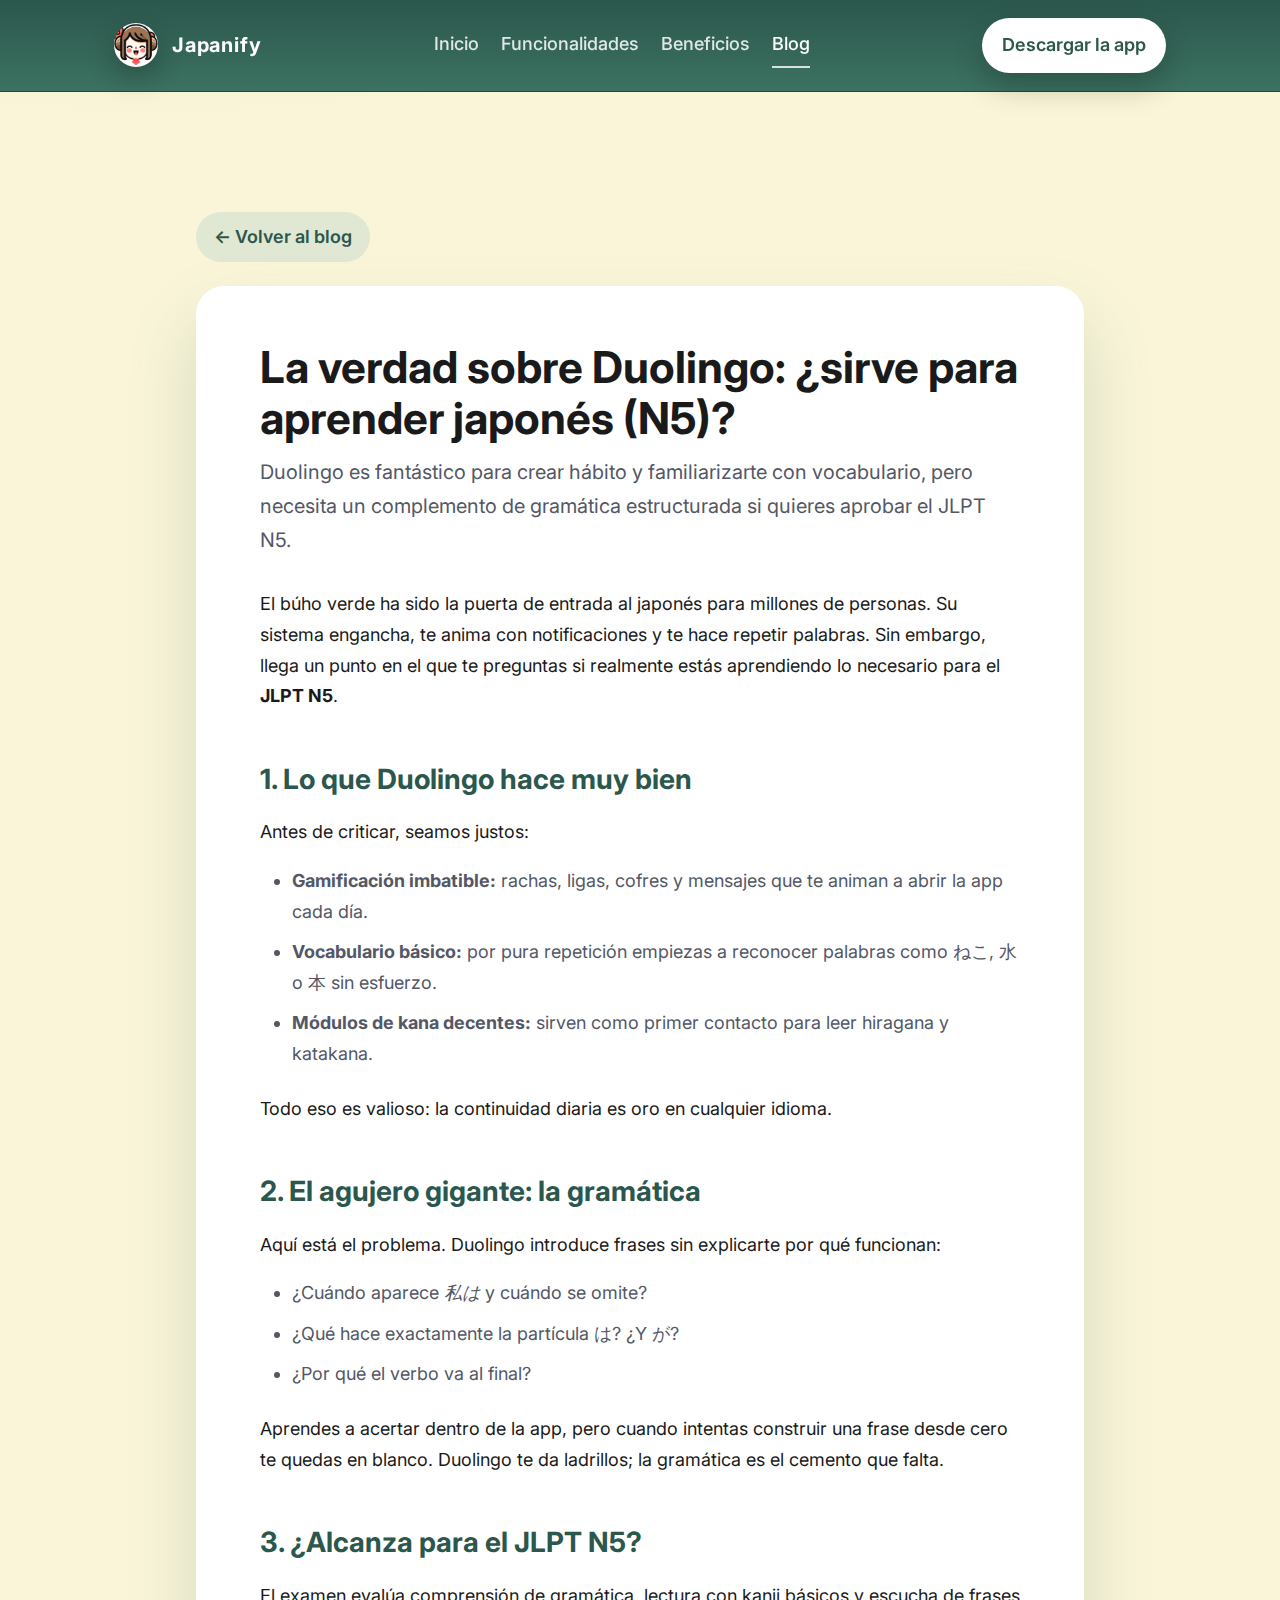
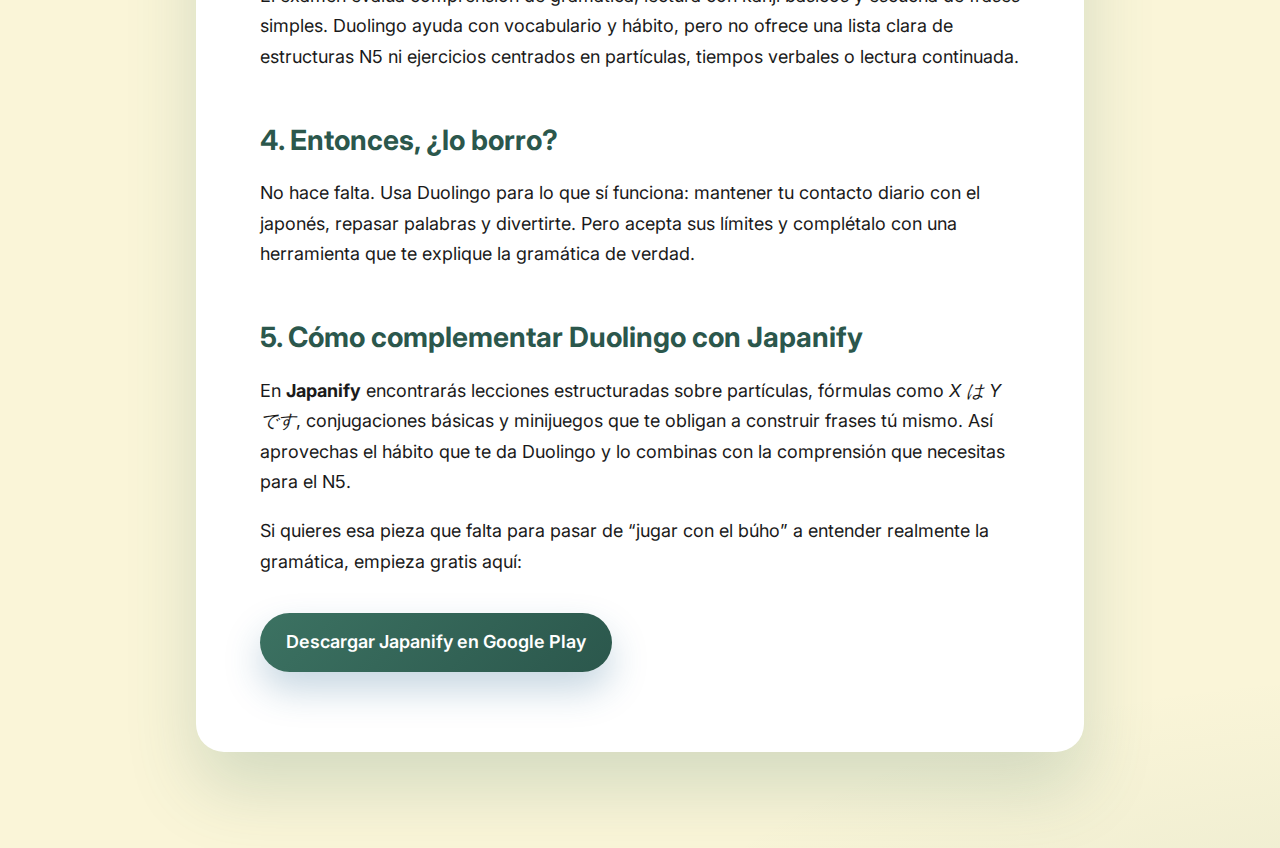
<file: blog/duolingo-sirve-para-n5.html>
<!DOCTYPE html>
<html lang="es">
<head>
  <meta charset="UTF-8" />
  <meta name="viewport" content="width=device-width, initial-scale=1.0" />
  <title>La verdad sobre Duolingo: ¿sirve para preparar el JLPT N5?</title>
  <meta
    name="description"
    content="Analizamos qué hace bien Duolingo, por qué no basta para el JLPT N5 y cómo complementarlo con una ruta de gramática clara." />
  <meta name="keywords" content="duolingo japonés, jlpt n5 duolingo, aprender japonés apps, japanify" />
  <meta name="robots" content="index, follow" />
  <link rel="canonical" href="https://www.shiruacademy.com/blog/duolingo-sirve-para-n5.html" />
  <link rel="icon" href="../logo.png" type="image/png" />
  <meta property="og:type" content="article" />
  <meta property="og:title" content="La verdad sobre Duolingo: ¿sirve para preparar el JLPT N5?" />
  <meta property="og:description" content="Analizamos qué hace bien Duolingo, por qué no basta para el JLPT N5 y cómo complementarlo con una ruta de gramática clara." />
  <meta property="og:url" content="https://www.shiruacademy.com/blog/duolingo-sirve-para-n5.html" />
  <meta property="og:image" content="https://www.shiruacademy.com/logo.png" />
  <meta property="og:locale" content="es_ES" />
  <meta name="twitter:card" content="summary_large_image" />
  <meta name="twitter:title" content="La verdad sobre Duolingo: ¿sirve para preparar el JLPT N5?" />
  <meta name="twitter:description" content="Analizamos qué hace bien Duolingo, por qué no basta para el JLPT N5 y cómo complementarlo con una ruta de gramática clara." />
  <meta name="twitter:image" content="https://www.shiruacademy.com/logo.png" />
  <link rel="stylesheet" href="styles.css" />
  <script type="application/ld+json">
    {
      "@context": "https://schema.org",
      "@type": "Article",
      "headline": "La verdad sobre Duolingo: ¿sirve para preparar el JLPT N5?",
      "description": "Analizamos qué hace bien Duolingo, por qué no basta para el JLPT N5 y cómo complementarlo con una ruta de gramática clara.",
      "image": "https://www.shiruacademy.com/logo.png",
      "author": {
        "@type": "Organization",
        "name": "Japanify"
      },
      "publisher": {
        "@type": "Organization",
        "name": "Japanify",
        "logo": {
          "@type": "ImageObject",
          "url": "https://www.shiruacademy.com/logo.png"
        }
      },
      "mainEntityOfPage": {
        "@type": "WebPage",
        "@id": "https://www.shiruacademy.com/blog/duolingo-sirve-para-n5.html"
      },
      "inLanguage": "es"
    }
  </script>
</head>
<body>
  <header class="site-header">
    <nav class="site-nav">
      <div class="brand">
        <img src="../logo.png" alt="Japanify logo" />
        <span data-i18n="brand">Japanify</span>
      </div>
      <div class="nav-links">
        <a href="../index.html" data-i18n="navHome">Inicio</a>
        <a href="../index.html#features" data-i18n="navFeatures">Funcionalidades</a>
        <a href="../index.html#benefits" data-i18n="navBenefits">Beneficios</a>
        <a href="../blog.html" class="active" data-i18n="navBlog">Blog</a>
      </div>
      <a
        href="https://play.google.com/store/apps/details?id=com.shiruacademy.japanify"
        class="nav-cta"
        target="_blank"
        rel="noopener"
        data-i18n="navDownload"
      >Descargar la app</a>
    </nav>
  </header>

  <main>
    <nav class="lesson-nav">
      <a href="../blog.html" data-i18n="articleBack">← Volver al blog</a>
    </nav>
    <div class="content">
      <h1 class="lesson-title">La verdad sobre Duolingo: ¿sirve para aprender japonés (N5)?</h1>
      <p class="lesson-subtitle">Duolingo es fantástico para crear hábito y familiarizarte con vocabulario, pero necesita un complemento de gramática estructurada si quieres aprobar el JLPT N5.</p>

      <p>El búho verde ha sido la puerta de entrada al japonés para millones de personas. Su sistema engancha, te anima con notificaciones y te hace repetir palabras. Sin embargo, llega un punto en el que te preguntas si realmente estás aprendiendo lo necesario para el <strong>JLPT N5</strong>.</p>

      <div class="section-title">1. Lo que Duolingo hace muy bien</div>
      <p>Antes de criticar, seamos justos:</p>
      <ul>
        <li><strong>Gamificación imbatible:</strong> rachas, ligas, cofres y mensajes que te animan a abrir la app cada día.</li>
        <li><strong>Vocabulario básico:</strong> por pura repetición empiezas a reconocer palabras como ねこ, 水 o 本 sin esfuerzo.</li>
        <li><strong>Módulos de kana decentes:</strong> sirven como primer contacto para leer hiragana y katakana.</li>
      </ul>
      <p>Todo eso es valioso: la continuidad diaria es oro en cualquier idioma.</p>

      <div class="section-title">2. El agujero gigante: la gramática</div>
      <p>Aquí está el problema. Duolingo introduce frases sin explicarte por qué funcionan:</p>
      <ul>
        <li>¿Cuándo aparece <em>私は</em> y cuándo se omite?</li>
        <li>¿Qué hace exactamente la partícula は? ¿Y が?</li>
        <li>¿Por qué el verbo va al final?</li>
      </ul>
      <p>Aprendes a acertar dentro de la app, pero cuando intentas construir una frase desde cero te quedas en blanco. Duolingo te da ladrillos; la gramática es el cemento que falta.</p>

      <div class="section-title">3. ¿Alcanza para el JLPT N5?</div>
      <p>El examen evalúa comprensión de gramática, lectura con kanji básicos y escucha de frases simples. Duolingo ayuda con vocabulario y hábito, pero no ofrece una lista clara de estructuras N5 ni ejercicios centrados en partículas, tiempos verbales o lectura continuada.</p>

      <div class="section-title">4. Entonces, ¿lo borro?</div>
      <p>No hace falta. Usa Duolingo para lo que sí funciona: mantener tu contacto diario con el japonés, repasar palabras y divertirte. Pero acepta sus límites y complétalo con una herramienta que te explique la gramática de verdad.</p>

      <div class="section-title">5. Cómo complementar Duolingo con Japanify</div>
      <p>En <strong>Japanify</strong> encontrarás lecciones estructuradas sobre partículas, fórmulas como <em>X は Y です</em>, conjugaciones básicas y minijuegos que te obligan a construir frases tú mismo. Así aprovechas el hábito que te da Duolingo y lo combinas con la comprensión que necesitas para el N5.</p>

      <p>Si quieres esa pieza que falta para pasar de “jugar con el búho” a entender realmente la gramática, empieza gratis aquí:</p>
      <a class="cta-button" href="https://play.google.com/store/apps/details?id=com.shiruacademy.japanify" target="_blank" rel="noopener">Descargar Japanify en Google Play</a>
    </div>
  </main>

  <script src="../i18n.js"></script>
  <script>
    applyTranslations('blog');
  </script>
</body>
</html>
</file>
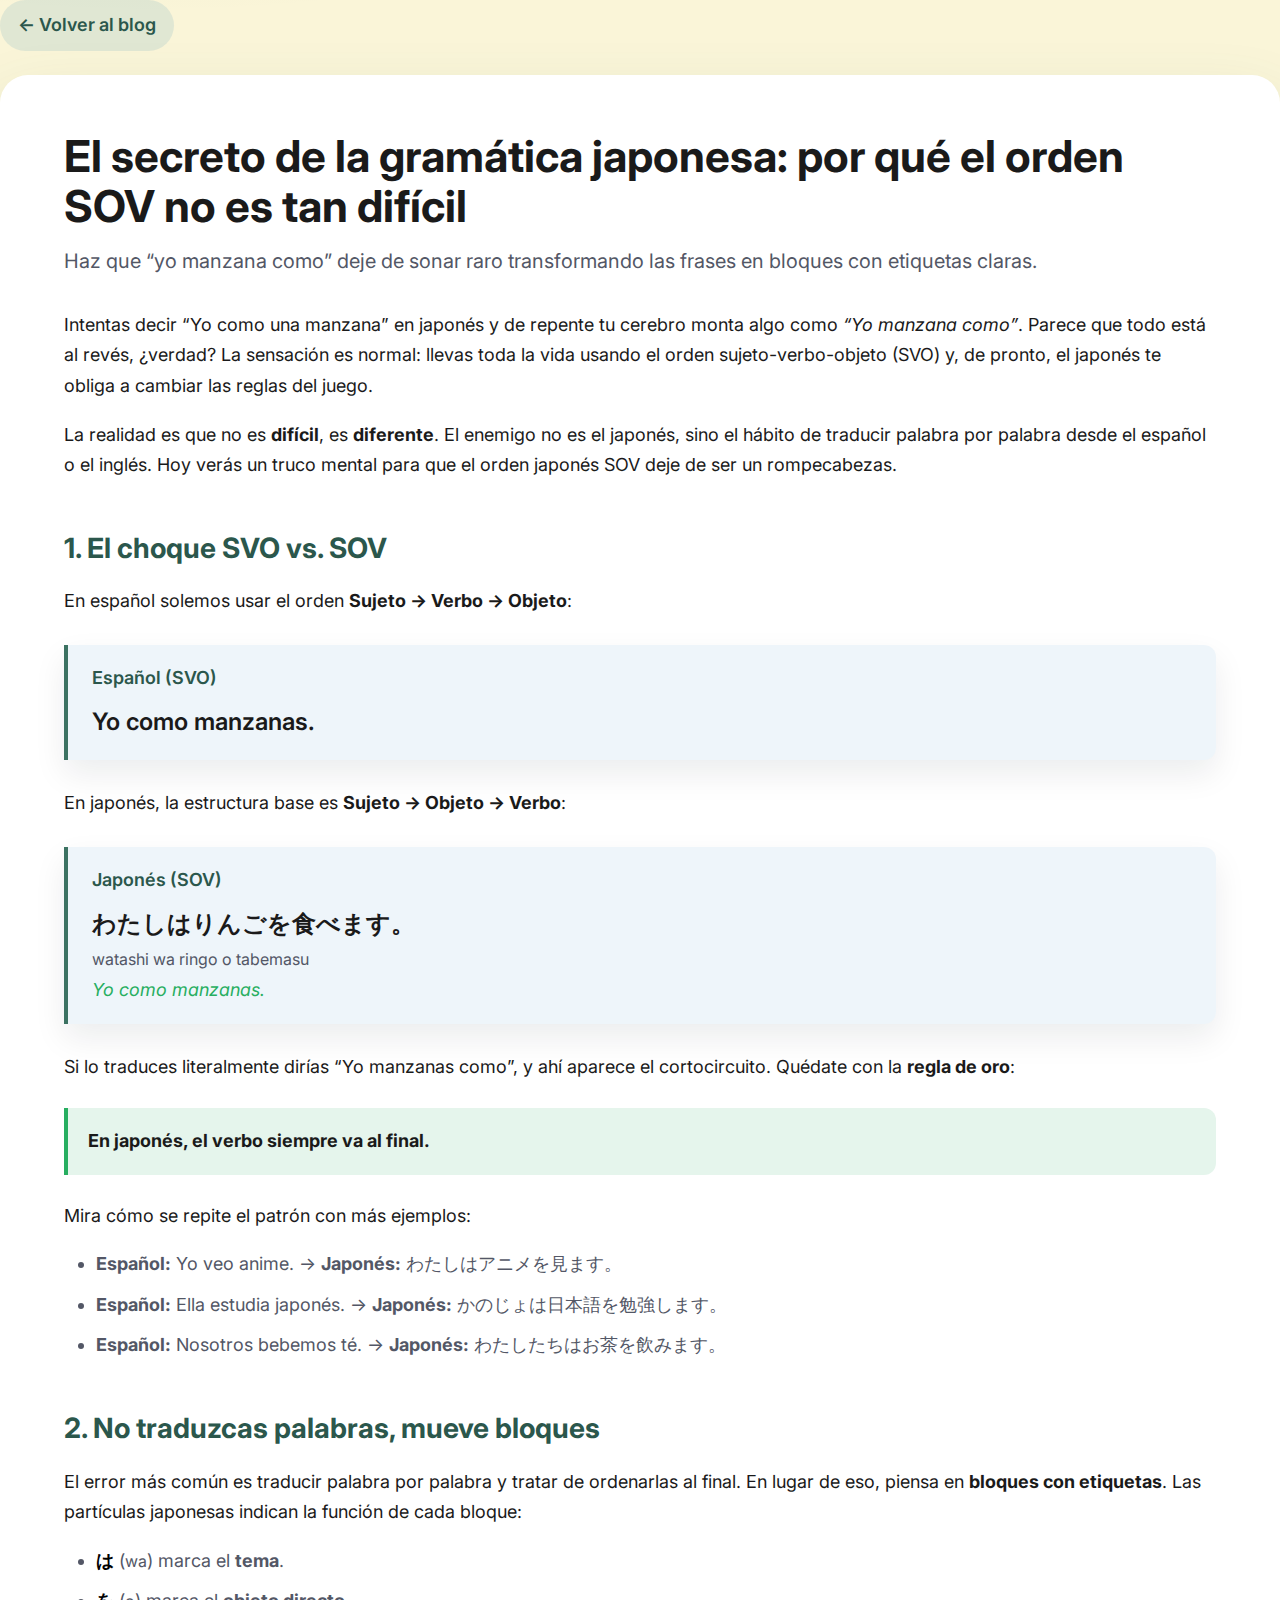
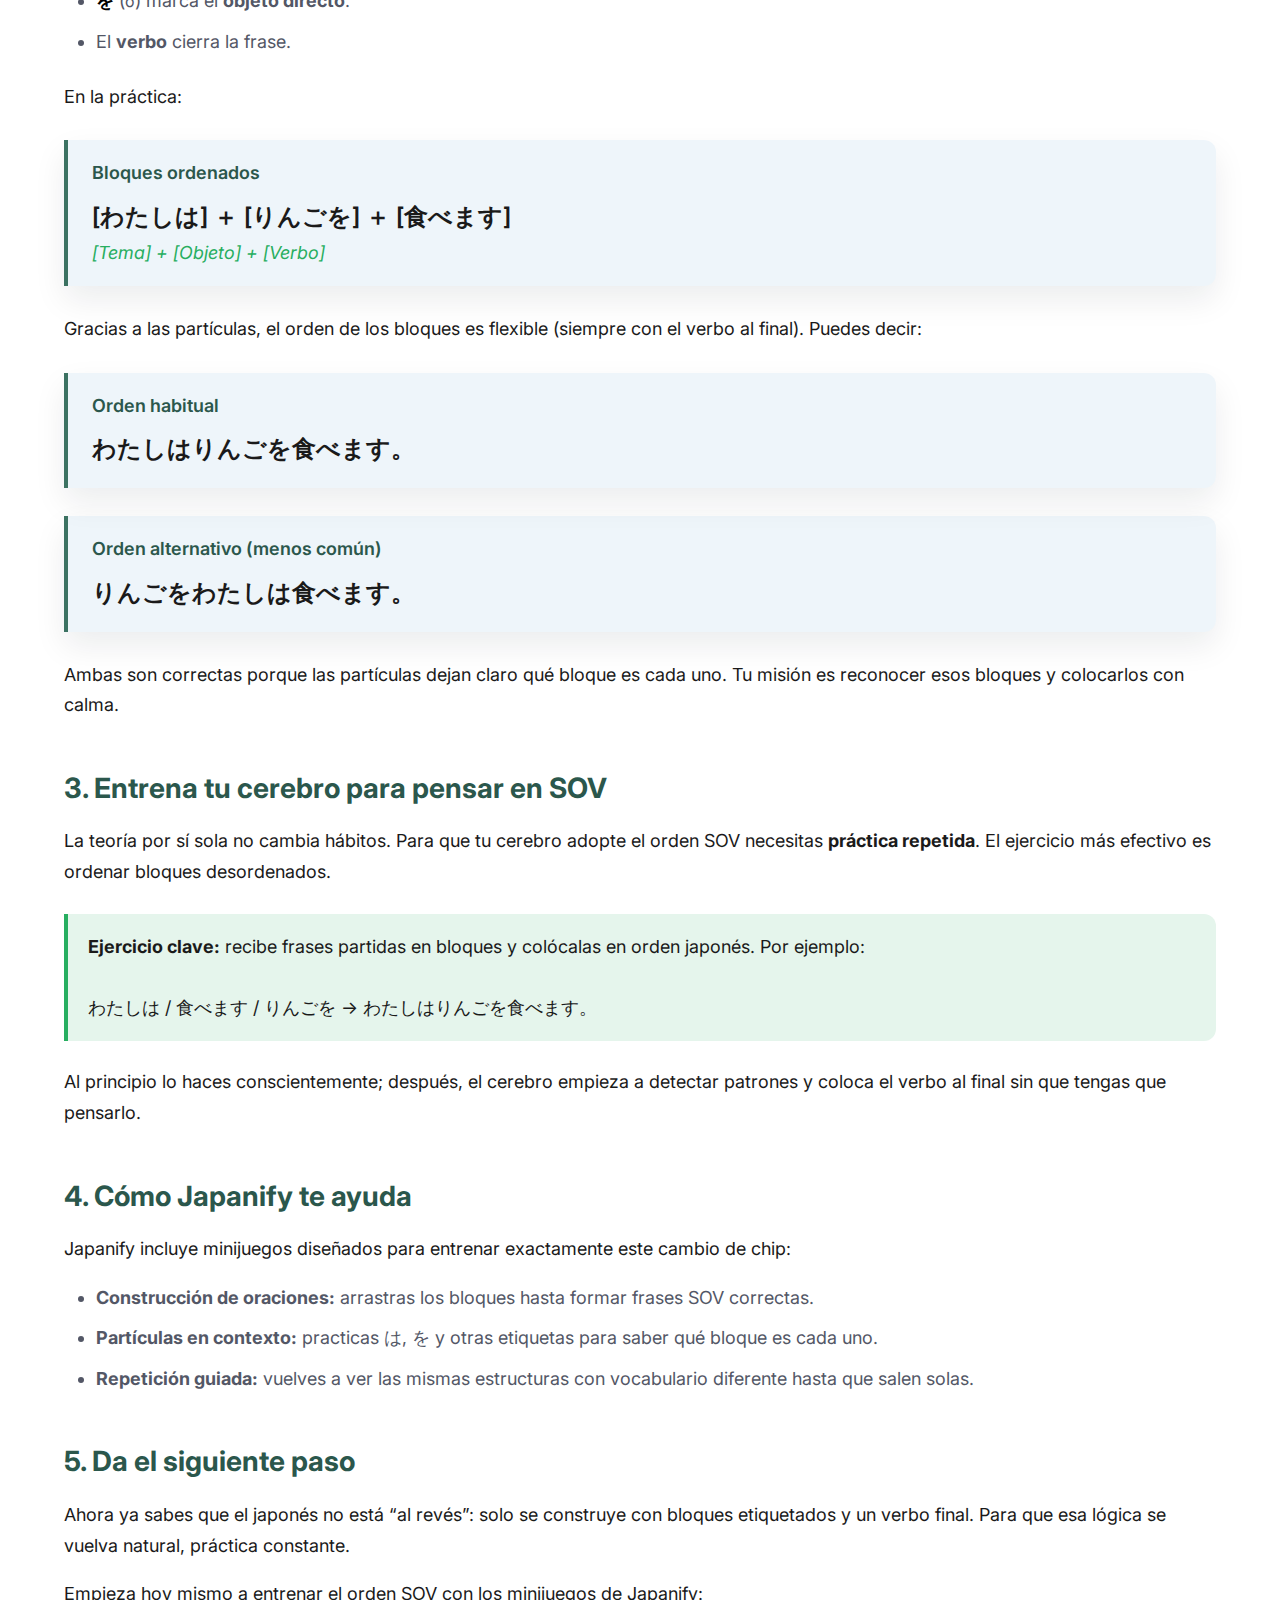
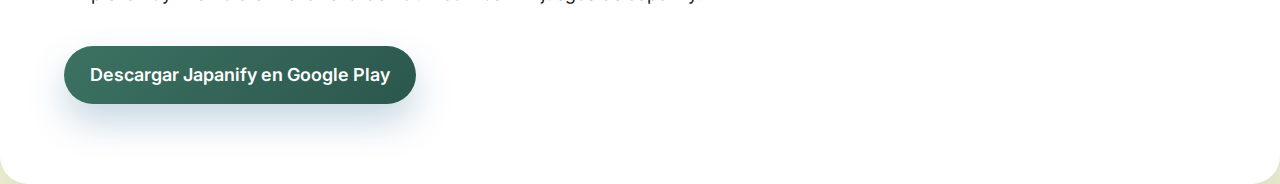
<file: blog/el-secreto-del-orden-sov.html>
<!DOCTYPE html>
<html lang="es">
<head>
  <meta charset="UTF-8" />
  <meta name="viewport" content="width=device-width, initial-scale=1.0" />
  <title>El secreto de la gramática japonesa: por qué el orden SOV no es tan difícil</title>
  <meta name="description" content="Descubre cómo pensar en bloques para dominar el orden SOV del japonés sin dolores de cabeza y con ejercicios prácticos." />
  <link rel="stylesheet" href="styles.css" />
</head>
<body>
  <nav class="lesson-nav">
    <a href="../blog.html">← Volver al blog</a>
  </nav>
  <div class="content">
    <h1 class="lesson-title">El secreto de la gramática japonesa: por qué el orden SOV no es tan difícil</h1>
    <p class="lesson-subtitle">Haz que “yo manzana como” deje de sonar raro transformando las frases en bloques con etiquetas claras.</p>

    <p>Intentas decir “Yo como una manzana” en japonés y de repente tu cerebro monta algo como <em>“Yo manzana como”</em>. Parece que todo está al revés, ¿verdad? La sensación es normal: llevas toda la vida usando el orden sujeto-verbo-objeto (SVO) y, de pronto, el japonés te obliga a cambiar las reglas del juego.</p>
    <p>La realidad es que no es <strong>difícil</strong>, es <strong>diferente</strong>. El enemigo no es el japonés, sino el hábito de traducir palabra por palabra desde el español o el inglés. Hoy verás un truco mental para que el orden japonés SOV deje de ser un rompecabezas.</p>

    <div class="section-title">1. El choque SVO vs. SOV</div>
    <p>En español solemos usar el orden <strong>Sujeto → Verbo → Objeto</strong>:</p>
    <div class="example">
      <span class="example-label">Español (SVO)</span><br />
      <span class="japanese-text">Yo como manzanas.</span>
    </div>
    <p>En japonés, la estructura base es <strong>Sujeto → Objeto → Verbo</strong>:</p>
    <div class="example">
      <span class="example-label">Japonés (SOV)</span><br />
      <span class="japanese-text">わたしはりんごを食べます。</span><br />
      <span class="furigana">watashi wa ringo o tabemasu</span><br />
      <span class="translation">Yo como manzanas.</span>
    </div>
    <p>Si lo traduces literalmente dirías “Yo manzanas como”, y ahí aparece el cortocircuito. Quédate con la <strong>regla de oro</strong>:</p>
    <div class="callout">
      <strong>En japonés, el verbo siempre va al final.</strong>
    </div>

    <p>Mira cómo se repite el patrón con más ejemplos:</p>
    <ul>
      <li><strong>Español:</strong> Yo veo anime. → <strong>Japonés:</strong> わたしはアニメを見ます。</li>
      <li><strong>Español:</strong> Ella estudia japonés. → <strong>Japonés:</strong> かのじょは日本語を勉強します。</li>
      <li><strong>Español:</strong> Nosotros bebemos té. → <strong>Japonés:</strong> わたしたちはお茶を飲みます。</li>
    </ul>

    <div class="section-title">2. No traduzcas palabras, mueve bloques</div>
    <p>El error más común es traducir palabra por palabra y tratar de ordenarlas al final. En lugar de eso, piensa en <strong>bloques con etiquetas</strong>. Las partículas japonesas indican la función de cada bloque:</p>
    <ul>
      <li><span class="kanji">は</span> (<span class="furigana">wa</span>) marca el <strong>tema</strong>.</li>
      <li><span class="kanji">を</span> (<span class="furigana">o</span>) marca el <strong>objeto directo</strong>.</li>
      <li>El <strong>verbo</strong> cierra la frase.</li>
    </ul>
    <p>En la práctica:</p>
    <div class="example">
      <span class="example-label">Bloques ordenados</span><br />
      <span class="japanese-text">[わたしは] ＋ [りんごを] ＋ [食べます]</span><br />
      <span class="translation">[Tema] + [Objeto] + [Verbo]</span>
    </div>
    <p>Gracias a las partículas, el orden de los bloques es flexible (siempre con el verbo al final). Puedes decir:</p>
    <div class="example">
      <span class="example-label">Orden habitual</span><br />
      <span class="japanese-text">わたしはりんごを食べます。</span>
    </div>
    <div class="example">
      <span class="example-label">Orden alternativo (menos común)</span><br />
      <span class="japanese-text">りんごをわたしは食べます。</span>
    </div>
    <p>Ambas son correctas porque las partículas dejan claro qué bloque es cada uno. Tu misión es reconocer esos bloques y colocarlos con calma.</p>

    <div class="section-title">3. Entrena tu cerebro para pensar en SOV</div>
    <p>La teoría por sí sola no cambia hábitos. Para que tu cerebro adopte el orden SOV necesitas <strong>práctica repetida</strong>. El ejercicio más efectivo es ordenar bloques desordenados.</p>
    <div class="callout">
      <strong>Ejercicio clave:</strong> recibe frases partidas en bloques y colócalas en orden japonés. Por ejemplo:<br /><br />
      わたしは / 食べます / りんごを → わたしはりんごを食べます。
    </div>
    <p>Al principio lo haces conscientemente; después, el cerebro empieza a detectar patrones y coloca el verbo al final sin que tengas que pensarlo.</p>

    <div class="section-title">4. Cómo Japanify te ayuda</div>
    <p>Japanify incluye minijuegos diseñados para entrenar exactamente este cambio de chip:</p>
    <ul>
      <li><strong>Construcción de oraciones:</strong> arrastras los bloques hasta formar frases SOV correctas.</li>
      <li><strong>Partículas en contexto:</strong> practicas は, を y otras etiquetas para saber qué bloque es cada uno.</li>
      <li><strong>Repetición guiada:</strong> vuelves a ver las mismas estructuras con vocabulario diferente hasta que salen solas.</li>
    </ul>

    <div class="section-title">5. Da el siguiente paso</div>
    <p>Ahora ya sabes que el japonés no está “al revés”: solo se construye con bloques etiquetados y un verbo final. Para que esa lógica se vuelva natural, práctica constante.</p>
    <p>Empieza hoy mismo a entrenar el orden SOV con los minijuegos de Japanify:</p>
    <a class="cta-button" href="https://play.google.com/store/apps/details?id=com.shiruacademy.japanify" target="_blank" rel="noopener">Descargar Japanify en Google Play</a>
  </div>
</body>
</html>
</file>
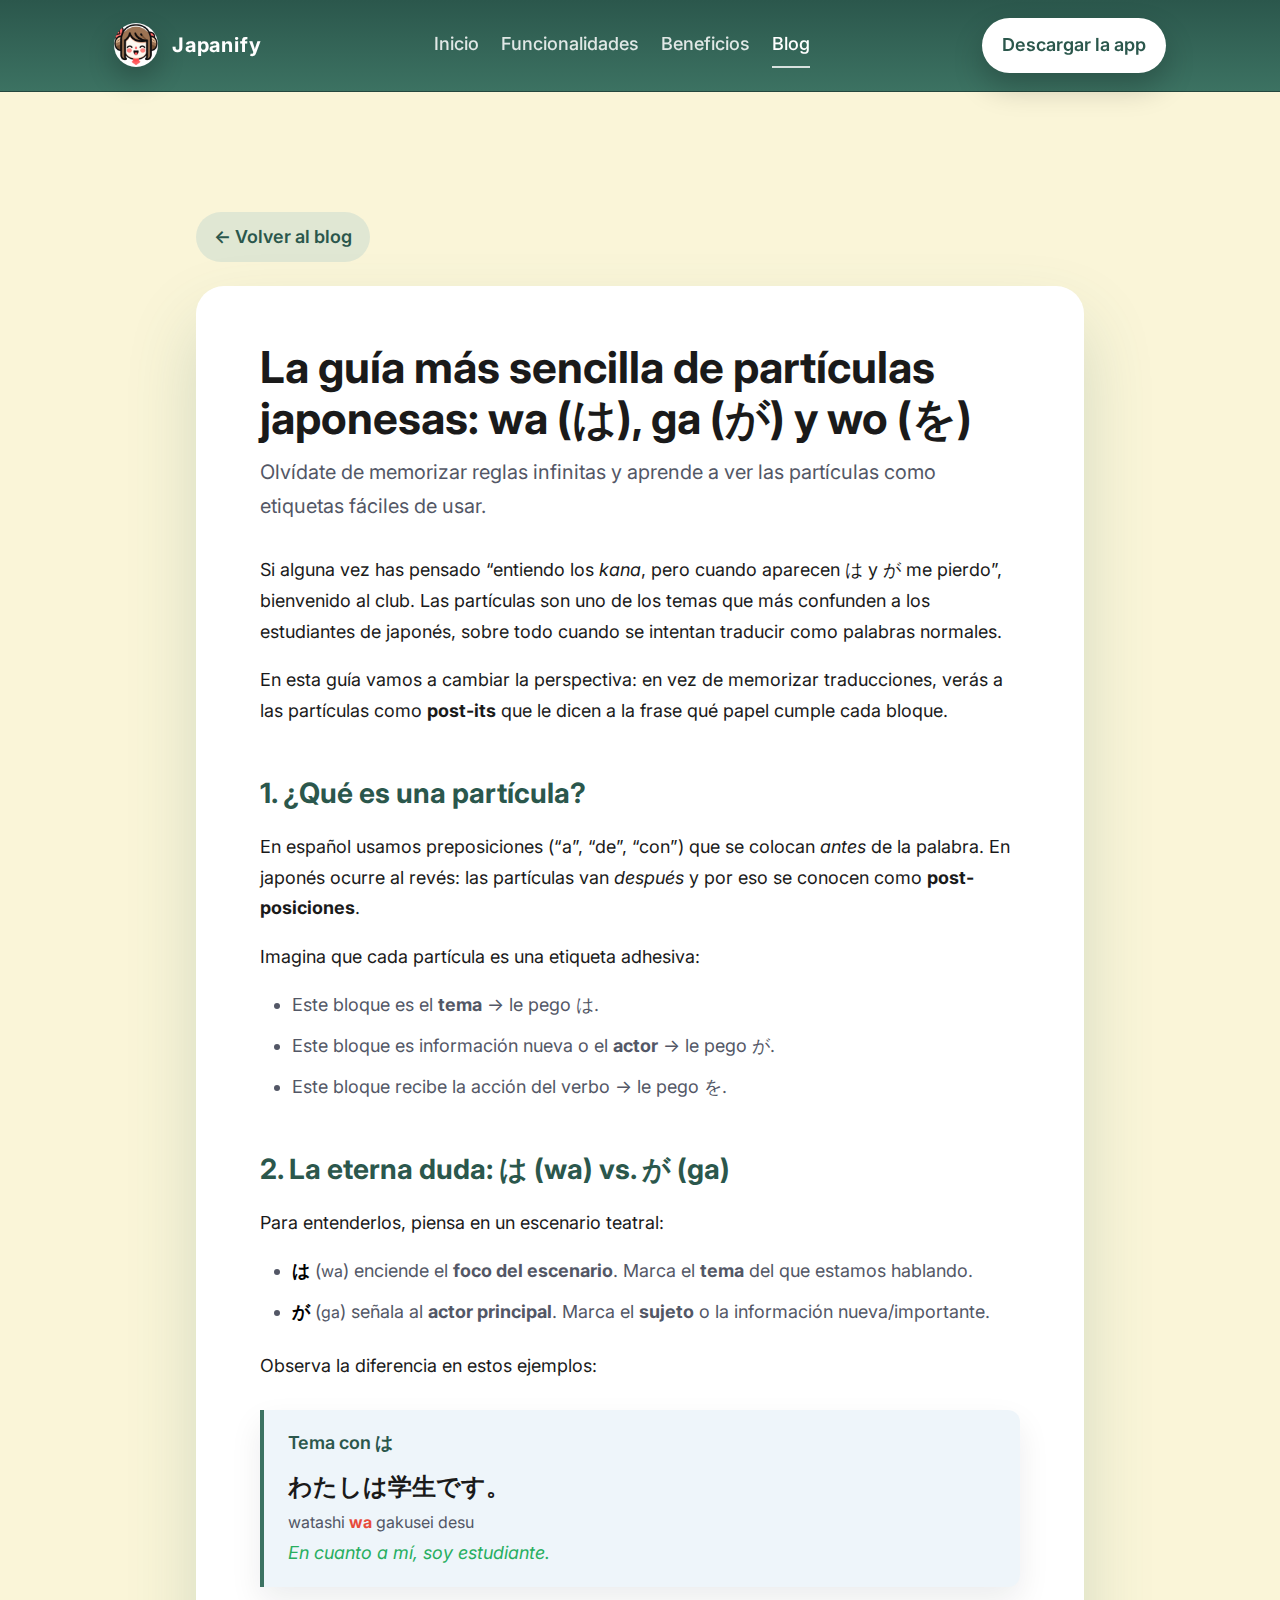
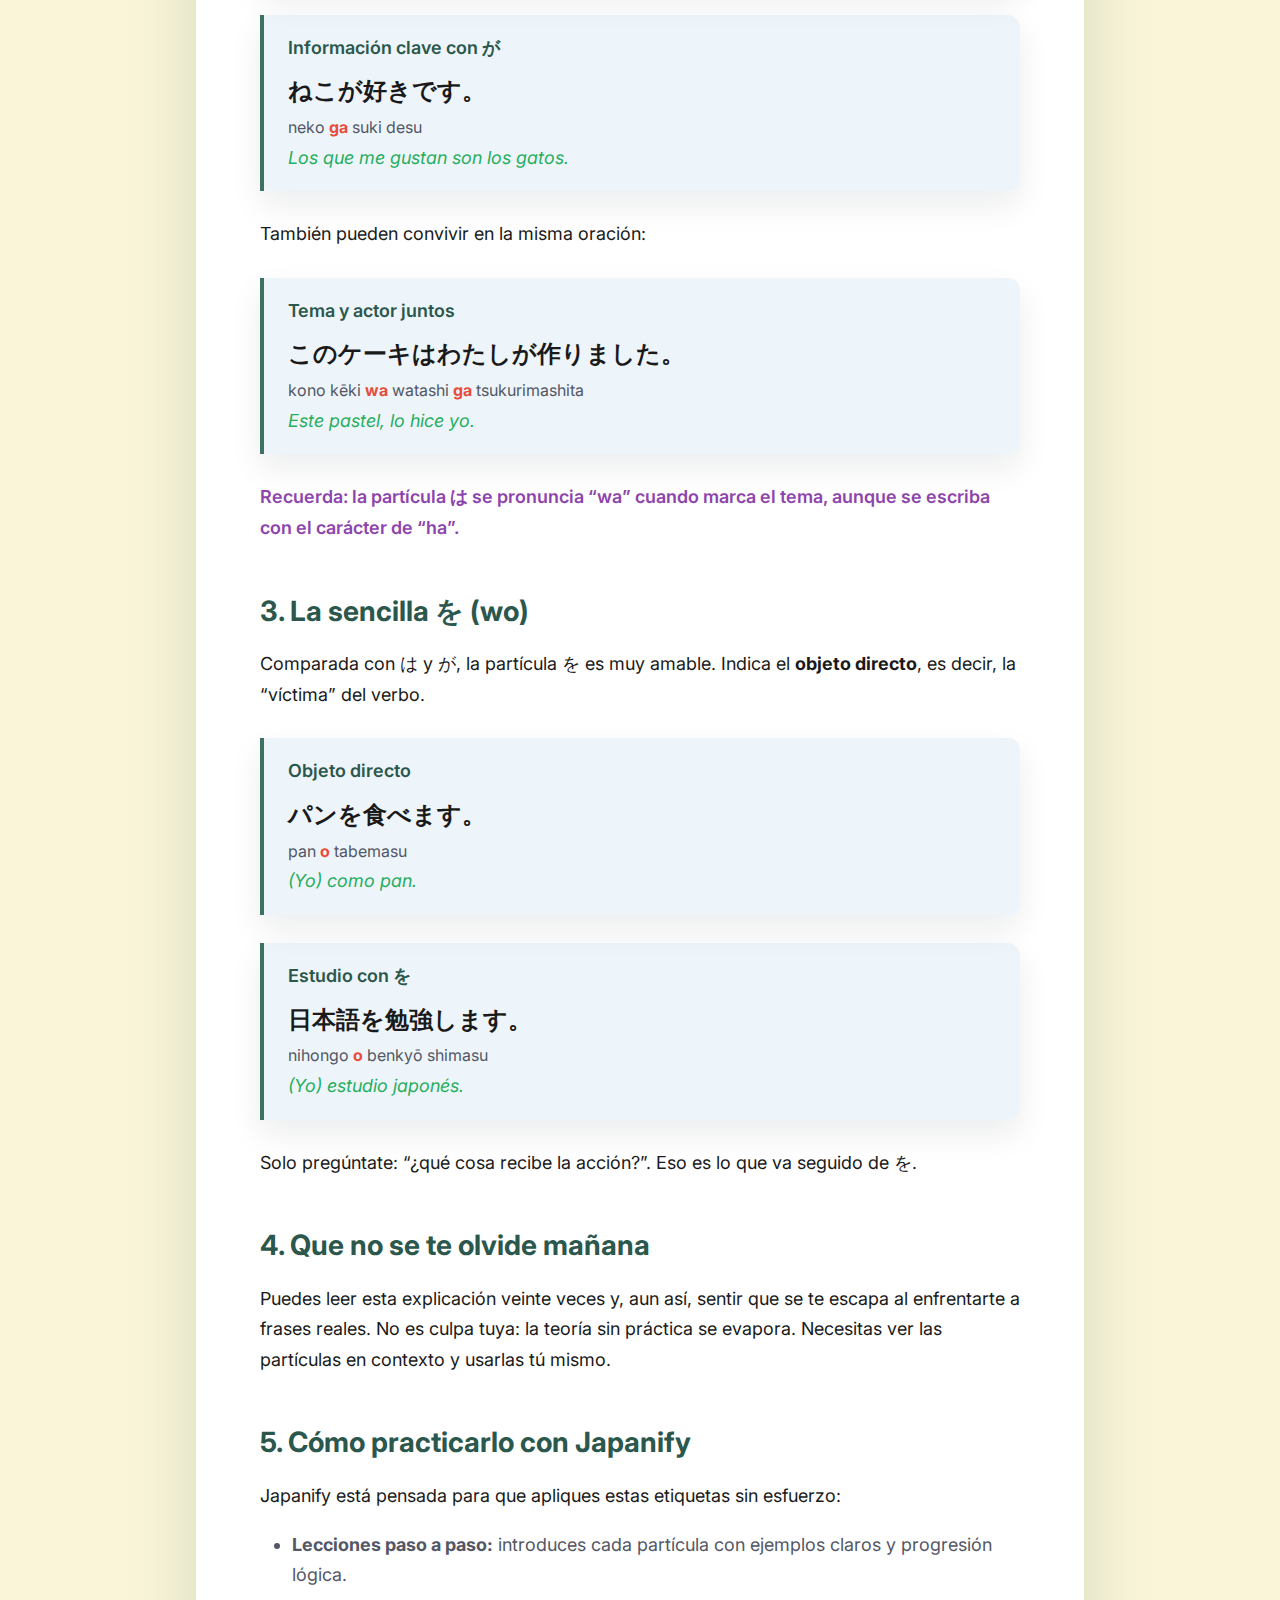
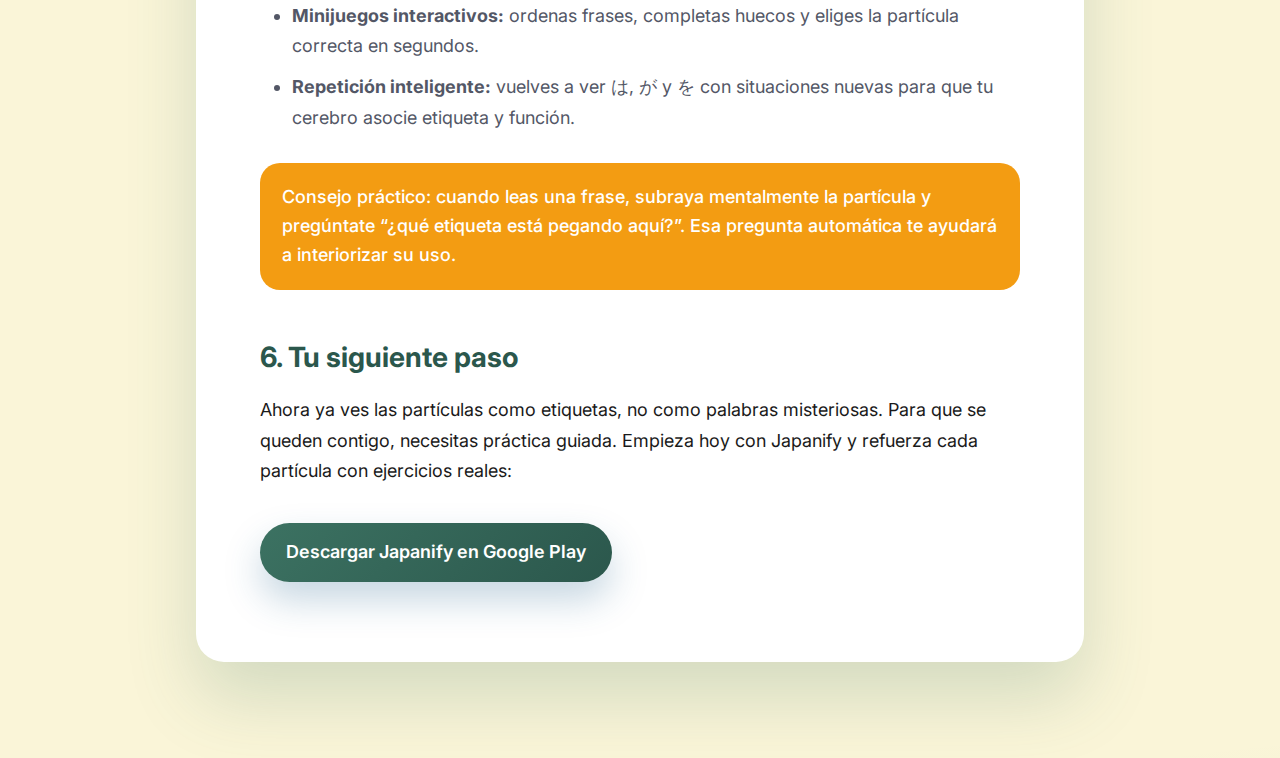
<file: blog/guia-particulas-wa-ga-wo.html>
<!DOCTYPE html>
<html lang="es">
<head>
  <meta charset="UTF-8" />
  <meta name="viewport" content="width=device-width, initial-scale=1.0" />
  <title>La guía más sencilla de partículas japonesas: wa (は), ga (が) y wo (を)</title>
  <meta name="description" content="Comprende qué marcan las partículas wa, ga y wo en japonés con ejemplos claros y consejos prácticos." />
  <link rel="stylesheet" href="styles.css" />
</head>
<body>
  <header class="site-header">
    <nav class="site-nav">
      <div class="brand">
        <img src="../logo.png" alt="Japanify logo" />
        <span data-i18n="brand">Japanify</span>
      </div>
      <div class="nav-links">
        <a href="../index.html" data-i18n="navHome">Inicio</a>
        <a href="../index.html#features" data-i18n="navFeatures">Funcionalidades</a>
        <a href="../index.html#benefits" data-i18n="navBenefits">Beneficios</a>
        <a href="../blog.html" class="active" data-i18n="navBlog">Blog</a>
      </div>
      <a
        href="https://play.google.com/store/apps/details?id=com.shiruacademy.japanify"
        class="nav-cta"
        target="_blank"
        rel="noopener"
        data-i18n="navDownload"
      >Descargar la app</a>
    </nav>
  </header>

  <main>
    <nav class="lesson-nav">
      <a href="../blog.html" data-i18n="articleBack">← Volver al blog</a>
    </nav>
    <div class="content">
    <h1 class="lesson-title">La guía más sencilla de partículas japonesas: wa (は), ga (が) y wo (を)</h1>
    <p class="lesson-subtitle">Olvídate de memorizar reglas infinitas y aprende a ver las partículas como etiquetas fáciles de usar.</p>

    <p>Si alguna vez has pensado “entiendo los <em>kana</em>, pero cuando aparecen は y が me pierdo”, bienvenido al club. Las partículas son uno de los temas que más confunden a los estudiantes de japonés, sobre todo cuando se intentan traducir como palabras normales.</p>
    <p>En esta guía vamos a cambiar la perspectiva: en vez de memorizar traducciones, verás a las partículas como <strong>post-its</strong> que le dicen a la frase qué papel cumple cada bloque.</p>

    <div class="section-title">1. ¿Qué es una partícula?</div>
    <p>En español usamos preposiciones (“a”, “de”, “con”) que se colocan <em>antes</em> de la palabra. En japonés ocurre al revés: las partículas van <em>después</em> y por eso se conocen como <strong>post-posiciones</strong>.</p>
    <p>Imagina que cada partícula es una etiqueta adhesiva:</p>
    <ul>
      <li>Este bloque es el <strong>tema</strong> → le pego は.</li>
      <li>Este bloque es información nueva o el <strong>actor</strong> → le pego が.</li>
      <li>Este bloque recibe la acción del verbo → le pego を.</li>
    </ul>

    <div class="section-title">2. La eterna duda: は (wa) vs. が (ga)</div>
    <p>Para entenderlos, piensa en un escenario teatral:</p>
    <ul>
      <li><span class="kanji">は</span> (<span class="furigana">wa</span>) enciende el <strong>foco del escenario</strong>. Marca el <strong>tema</strong> del que estamos hablando.</li>
      <li><span class="kanji">が</span> (<span class="furigana">ga</span>) señala al <strong>actor principal</strong>. Marca el <strong>sujeto</strong> o la información nueva/importante.</li>
    </ul>

    <p>Observa la diferencia en estos ejemplos:</p>
    <div class="example">
      <span class="example-label">Tema con は</span><br />
      <span class="japanese-text">わたしは学生です。</span><br />
      <span class="furigana">watashi <span class="highlight">wa</span> gakusei desu</span><br />
      <span class="translation">En cuanto a mí, soy estudiante.</span>
    </div>

    <div class="example">
      <span class="example-label">Información clave con が</span><br />
      <span class="japanese-text">ねこが好きです。</span><br />
      <span class="furigana">neko <span class="highlight">ga</span> suki desu</span><br />
      <span class="translation">Los que me gustan son los gatos.</span>
    </div>

    <p>También pueden convivir en la misma oración:</p>
    <div class="example">
      <span class="example-label">Tema y actor juntos</span><br />
      <span class="japanese-text">このケーキはわたしが作りました。</span><br />
      <span class="furigana">kono kēki <span class="highlight">wa</span> watashi <span class="highlight">ga</span> tsukurimashita</span><br />
      <span class="translation">Este pastel, lo hice yo.</span>
    </div>

    <p class="note">Recuerda: la partícula は se pronuncia “wa” cuando marca el tema, aunque se escriba con el carácter de “ha”.</p>

    <div class="section-title">3. La sencilla を (wo)</div>
    <p>Comparada con は y が, la partícula を es muy amable. Indica el <strong>objeto directo</strong>, es decir, la “víctima” del verbo.</p>

    <div class="example">
      <span class="example-label">Objeto directo</span><br />
      <span class="japanese-text">パンを食べます。</span><br />
      <span class="furigana">pan <span class="highlight">o</span> tabemasu</span><br />
      <span class="translation">(Yo) como pan.</span>
    </div>

    <div class="example">
      <span class="example-label">Estudio con を</span><br />
      <span class="japanese-text">日本語を勉強します。</span><br />
      <span class="furigana">nihongo <span class="highlight">o</span> benkyō shimasu</span><br />
      <span class="translation">(Yo) estudio japonés.</span>
    </div>

    <p>Solo pregúntate: “¿qué cosa recibe la acción?”. Eso es lo que va seguido de を.</p>

    <div class="section-title">4. Que no se te olvide mañana</div>
    <p>Puedes leer esta explicación veinte veces y, aun así, sentir que se te escapa al enfrentarte a frases reales. No es culpa tuya: la teoría sin práctica se evapora. Necesitas ver las partículas en contexto y usarlas tú mismo.</p>

    <div class="section-title">5. Cómo practicarlo con Japanify</div>
    <p>Japanify está pensada para que apliques estas etiquetas sin esfuerzo:</p>
    <ul>
      <li><strong>Lecciones paso a paso:</strong> introduces cada partícula con ejemplos claros y progresión lógica.</li>
      <li><strong>Minijuegos interactivos:</strong> ordenas frases, completas huecos y eliges la partícula correcta en segundos.</li>
      <li><strong>Repetición inteligente:</strong> vuelves a ver は, が y を con situaciones nuevas para que tu cerebro asocie etiqueta y función.</li>
    </ul>

    <div class="tip">
      Consejo práctico: cuando leas una frase, subraya mentalmente la partícula y pregúntate “¿qué etiqueta está pegando aquí?”. Esa pregunta automática te ayudará a interiorizar su uso.
    </div>

    <div class="section-title">6. Tu siguiente paso</div>
    <p>Ahora ya ves las partículas como etiquetas, no como palabras misteriosas. Para que se queden contigo, necesitas práctica guiada. Empieza hoy con Japanify y refuerza cada partícula con ejercicios reales:</p>
    <a class="cta-button" href="https://play.google.com/store/apps/details?id=com.shiruacademy.japanify" target="_blank" rel="noopener">Descargar Japanify en Google Play</a>
    </div>
  </main>

  <script src="../i18n.js"></script>
  <script>
    applyTranslations('blog');
  </script>
</body>
</html>
</file>
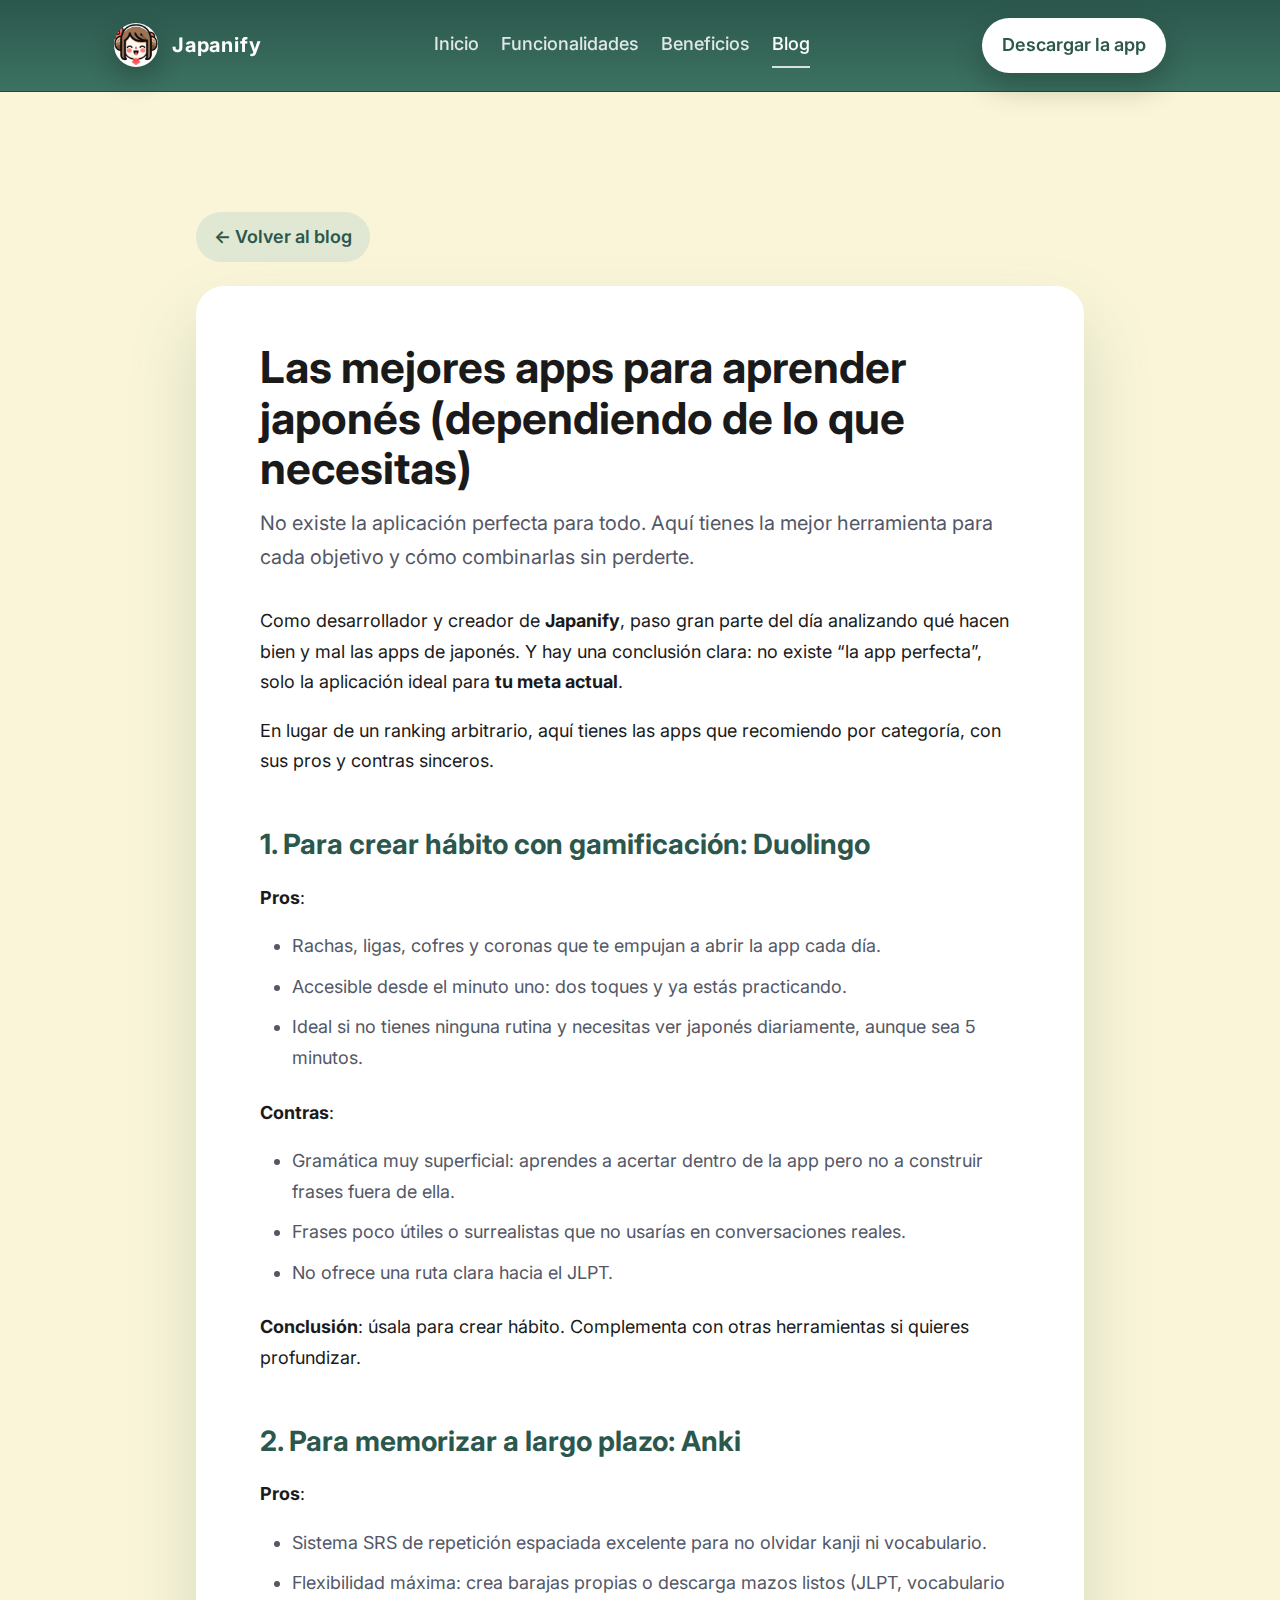
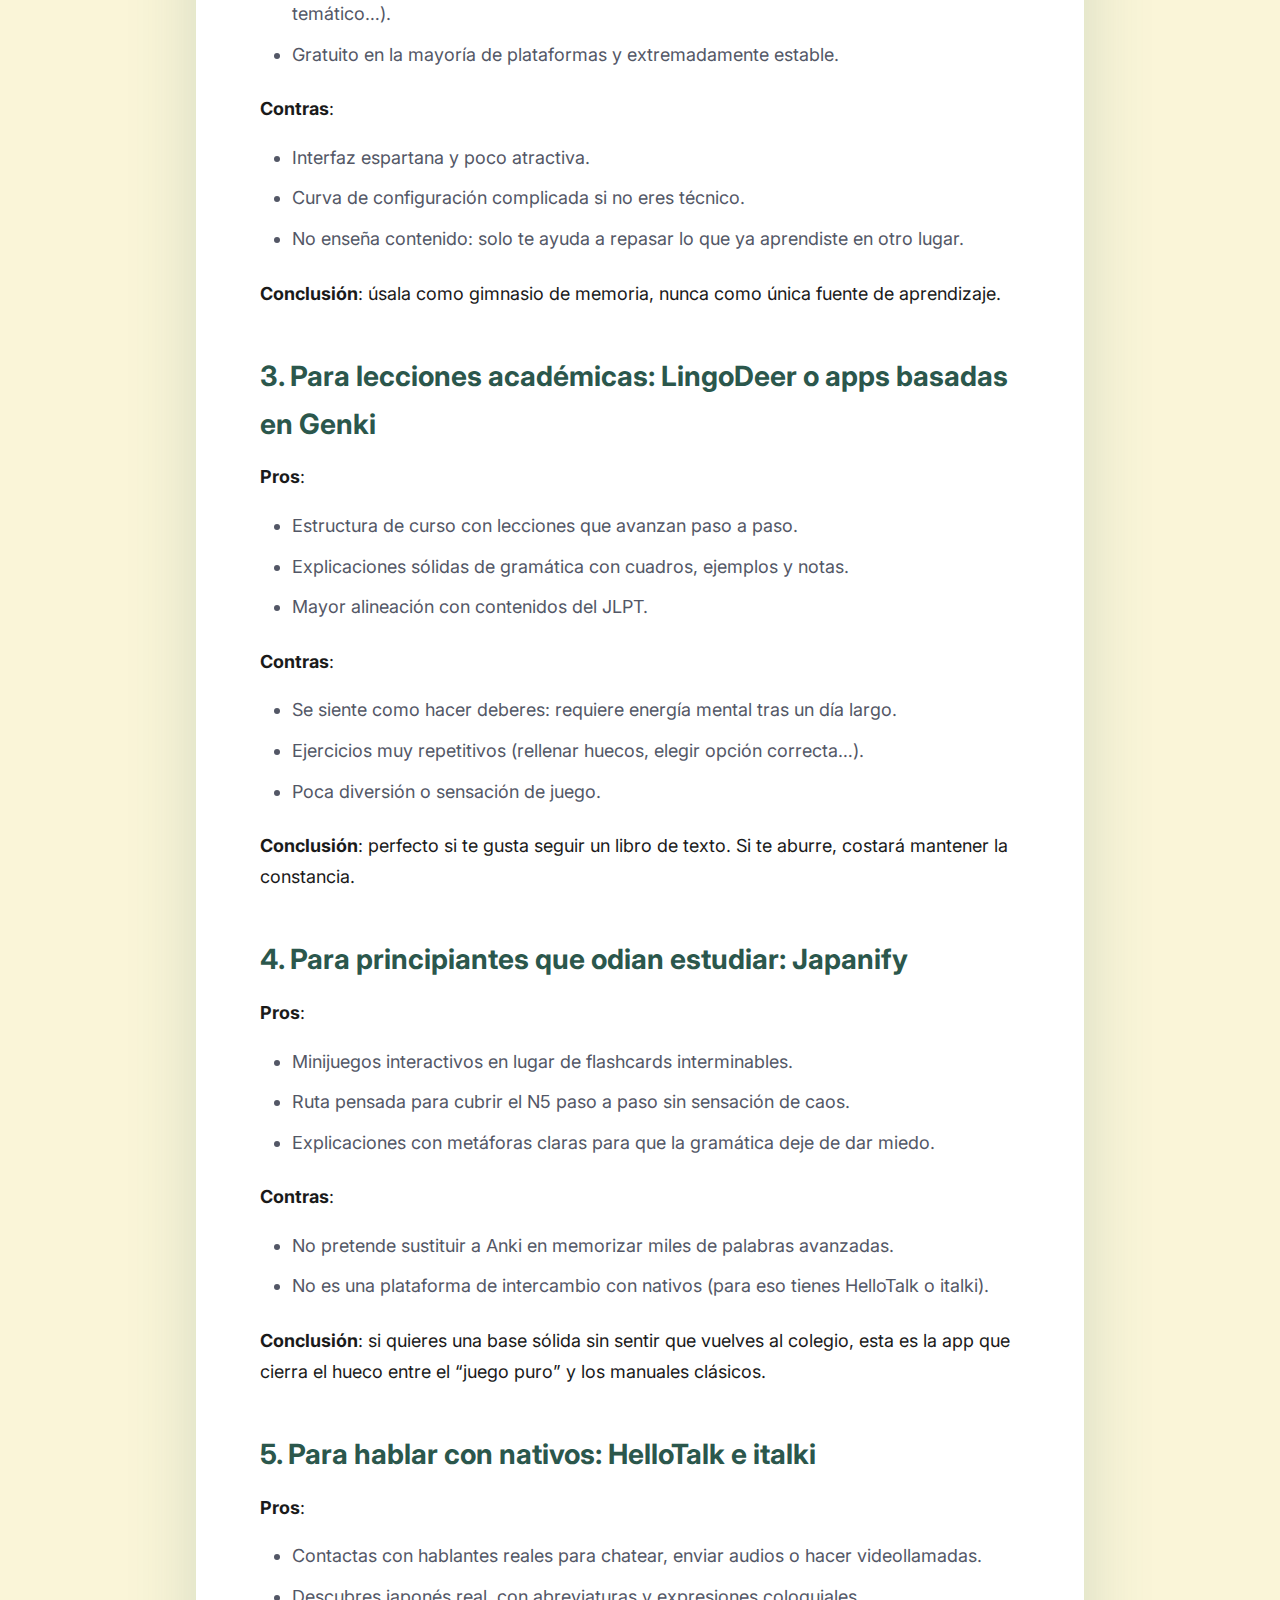
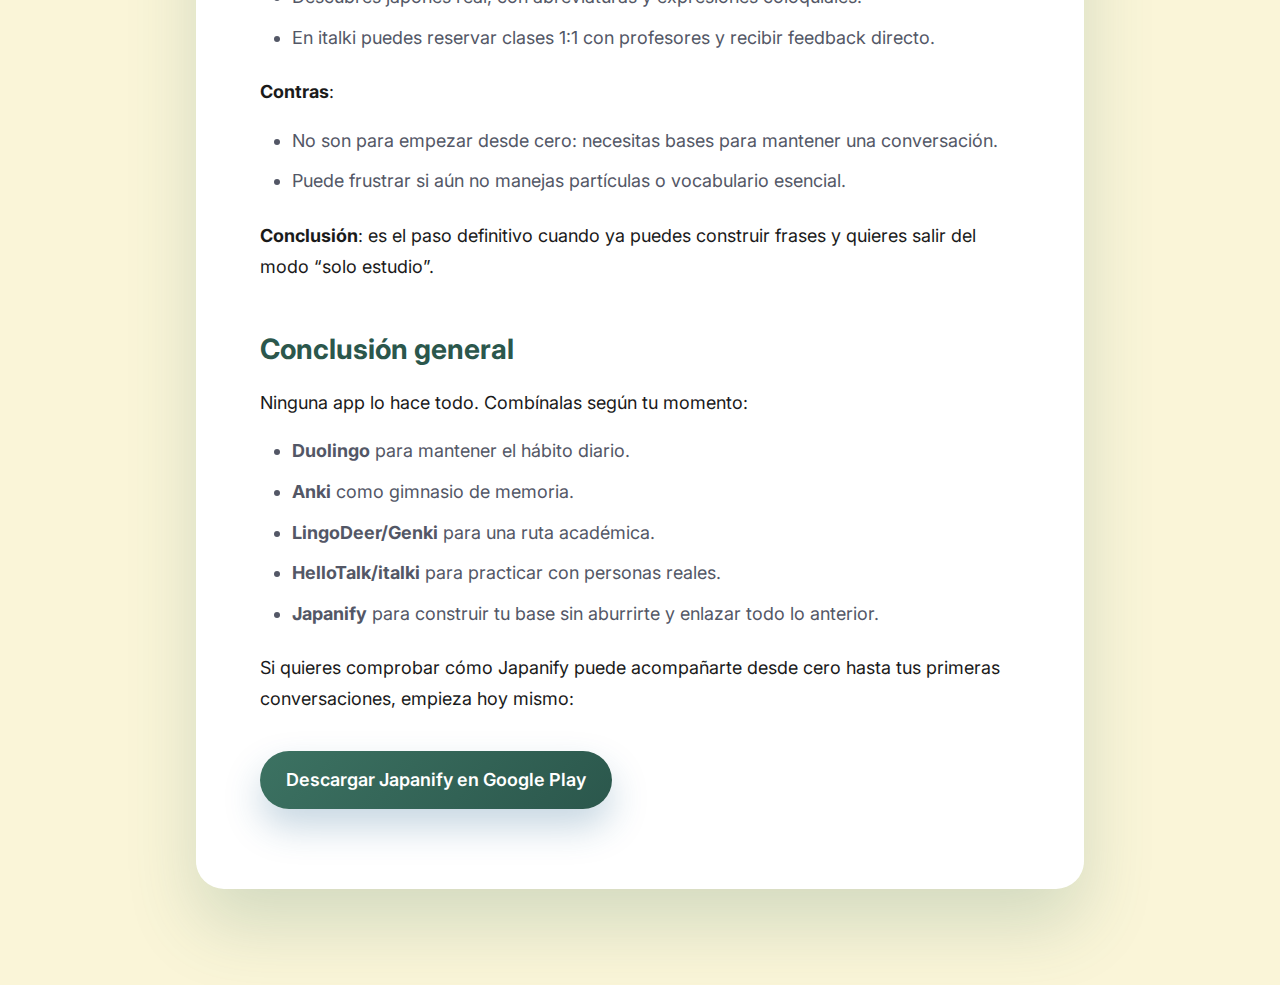
<file: blog/mejores-apps-para-aprender-japones.html>
<!DOCTYPE html>
<html lang="es">
<head>
  <meta charset="UTF-8" />
  <meta name="viewport" content="width=device-width, initial-scale=1.0" />
  <title>Las mejores apps para aprender japonés (según tu objetivo)</title>
  <meta
    name="description"
    content="Descubre qué aplicación usar para gamificación, memoria, clases formales, principiantes que odian estudiar y conversación con nativos." />
  <meta name="keywords" content="mejores apps japonés, duolingo, anki, lingodeer, japanify, helloTalk" />
  <meta name="robots" content="index, follow" />
  <link rel="canonical" href="https://www.shiruacademy.com/blog/mejores-apps-para-aprender-japones.html" />
  <link rel="icon" href="../logo.png" type="image/png" />
  <meta property="og:type" content="article" />
  <meta property="og:title" content="Las mejores apps para aprender japonés (según tu objetivo)" />
  <meta property="og:description" content="Descubre qué aplicación usar para gamificación, memoria, clases formales, principiantes que odian estudiar y conversación con nativos." />
  <meta property="og:url" content="https://www.shiruacademy.com/blog/mejores-apps-para-aprender-japones.html" />
  <meta property="og:image" content="https://www.shiruacademy.com/logo.png" />
  <meta property="og:locale" content="es_ES" />
  <meta name="twitter:card" content="summary_large_image" />
  <meta name="twitter:title" content="Las mejores apps para aprender japonés (según tu objetivo)" />
  <meta name="twitter:description" content="Descubre qué aplicación usar para gamificación, memoria, clases formales, principiantes que odian estudiar y conversación con nativos." />
  <meta name="twitter:image" content="https://www.shiruacademy.com/logo.png" />
  <link rel="stylesheet" href="styles.css" />
  <script type="application/ld+json">
    {
      "@context": "https://schema.org",
      "@type": "Article",
      "headline": "Las mejores apps para aprender japonés (según tu objetivo)",
      "description": "Descubre qué aplicación usar para gamificación, memoria, clases formales, principiantes que odian estudiar y conversación con nativos.",
      "image": "https://www.shiruacademy.com/logo.png",
      "author": {
        "@type": "Organization",
        "name": "Japanify"
      },
      "publisher": {
        "@type": "Organization",
        "name": "Japanify",
        "logo": {
          "@type": "ImageObject",
          "url": "https://www.shiruacademy.com/logo.png"
        }
      },
      "mainEntityOfPage": {
        "@type": "WebPage",
        "@id": "https://www.shiruacademy.com/blog/mejores-apps-para-aprender-japones.html"
      },
      "inLanguage": "es"
    }
  </script>
</head>
<body>
  <header class="site-header">
    <nav class="site-nav">
      <div class="brand">
        <img src="../logo.png" alt="Japanify logo" />
        <span data-i18n="brand">Japanify</span>
      </div>
      <div class="nav-links">
        <a href="../index.html" data-i18n="navHome">Inicio</a>
        <a href="../index.html#features" data-i18n="navFeatures">Funcionalidades</a>
        <a href="../index.html#benefits" data-i18n="navBenefits">Beneficios</a>
        <a href="../blog.html" class="active" data-i18n="navBlog">Blog</a>
      </div>
      <a
        href="https://play.google.com/store/apps/details?id=com.shiruacademy.japanify"
        class="nav-cta"
        target="_blank"
        rel="noopener"
        data-i18n="navDownload"
      >Descargar la app</a>
    </nav>
  </header>

  <main>
    <nav class="lesson-nav">
      <a href="../blog.html" data-i18n="articleBack">← Volver al blog</a>
    </nav>
    <div class="content">
      <h1 class="lesson-title">Las mejores apps para aprender japonés (dependiendo de lo que necesitas)</h1>
      <p class="lesson-subtitle">No existe la aplicación perfecta para todo. Aquí tienes la mejor herramienta para cada objetivo y cómo combinarlas sin perderte.</p>

      <p>Como desarrollador y creador de <strong>Japanify</strong>, paso gran parte del día analizando qué hacen bien y mal las apps de japonés. Y hay una conclusión clara: no existe “la app perfecta”, solo la aplicación ideal para <strong>tu meta actual</strong>.</p>
      <p>En lugar de un ranking arbitrario, aquí tienes las apps que recomiendo por categoría, con sus pros y contras sinceros.</p>

      <div class="section-title">1. Para crear hábito con gamificación: Duolingo</div>
      <p><strong>Pros</strong>:</p>
      <ul>
        <li>Rachas, ligas, cofres y coronas que te empujan a abrir la app cada día.</li>
        <li>Accesible desde el minuto uno: dos toques y ya estás practicando.</li>
        <li>Ideal si no tienes ninguna rutina y necesitas ver japonés diariamente, aunque sea 5 minutos.</li>
      </ul>
      <p><strong>Contras</strong>:</p>
      <ul>
        <li>Gramática muy superficial: aprendes a acertar dentro de la app pero no a construir frases fuera de ella.</li>
        <li>Frases poco útiles o surrealistas que no usarías en conversaciones reales.</li>
        <li>No ofrece una ruta clara hacia el JLPT.</li>
      </ul>
      <p><strong>Conclusión</strong>: úsala para crear hábito. Complementa con otras herramientas si quieres profundizar.</p>

      <div class="section-title">2. Para memorizar a largo plazo: Anki</div>
      <p><strong>Pros</strong>:</p>
      <ul>
        <li>Sistema SRS de repetición espaciada excelente para no olvidar kanji ni vocabulario.</li>
        <li>Flexibilidad máxima: crea barajas propias o descarga mazos listos (JLPT, vocabulario temático…).</li>
        <li>Gratuito en la mayoría de plataformas y extremadamente estable.</li>
      </ul>
      <p><strong>Contras</strong>:</p>
      <ul>
        <li>Interfaz espartana y poco atractiva.</li>
        <li>Curva de configuración complicada si no eres técnico.</li>
        <li>No enseña contenido: solo te ayuda a repasar lo que ya aprendiste en otro lugar.</li>
      </ul>
      <p><strong>Conclusión</strong>: úsala como gimnasio de memoria, nunca como única fuente de aprendizaje.</p>

      <div class="section-title">3. Para lecciones académicas: LingoDeer o apps basadas en Genki</div>
      <p><strong>Pros</strong>:</p>
      <ul>
        <li>Estructura de curso con lecciones que avanzan paso a paso.</li>
        <li>Explicaciones sólidas de gramática con cuadros, ejemplos y notas.</li>
        <li>Mayor alineación con contenidos del JLPT.</li>
      </ul>
      <p><strong>Contras</strong>:</p>
      <ul>
        <li>Se siente como hacer deberes: requiere energía mental tras un día largo.</li>
        <li>Ejercicios muy repetitivos (rellenar huecos, elegir opción correcta…).</li>
        <li>Poca diversión o sensación de juego.</li>
      </ul>
      <p><strong>Conclusión</strong>: perfecto si te gusta seguir un libro de texto. Si te aburre, costará mantener la constancia.</p>

      <div class="section-title">4. Para principiantes que odian estudiar: Japanify</div>
      <p><strong>Pros</strong>:</p>
      <ul>
        <li>Minijuegos interactivos en lugar de flashcards interminables.</li>
        <li>Ruta pensada para cubrir el N5 paso a paso sin sensación de caos.</li>
        <li>Explicaciones con metáforas claras para que la gramática deje de dar miedo.</li>
      </ul>
      <p><strong>Contras</strong>:</p>
      <ul>
        <li>No pretende sustituir a Anki en memorizar miles de palabras avanzadas.</li>
        <li>No es una plataforma de intercambio con nativos (para eso tienes HelloTalk o italki).</li>
      </ul>
      <p><strong>Conclusión</strong>: si quieres una base sólida sin sentir que vuelves al colegio, esta es la app que cierra el hueco entre el “juego puro” y los manuales clásicos.</p>

      <div class="section-title">5. Para hablar con nativos: HelloTalk e italki</div>
      <p><strong>Pros</strong>:</p>
      <ul>
        <li>Contactas con hablantes reales para chatear, enviar audios o hacer videollamadas.</li>
        <li>Descubres japonés real, con abreviaturas y expresiones coloquiales.</li>
        <li>En italki puedes reservar clases 1:1 con profesores y recibir feedback directo.</li>
      </ul>
      <p><strong>Contras</strong>:</p>
      <ul>
        <li>No son para empezar desde cero: necesitas bases para mantener una conversación.</li>
        <li>Puede frustrar si aún no manejas partículas o vocabulario esencial.</li>
      </ul>
      <p><strong>Conclusión</strong>: es el paso definitivo cuando ya puedes construir frases y quieres salir del modo “solo estudio”.</p>

      <div class="section-title">Conclusión general</div>
      <p>Ninguna app lo hace todo. Combínalas según tu momento:</p>
      <ul>
        <li><strong>Duolingo</strong> para mantener el hábito diario.</li>
        <li><strong>Anki</strong> como gimnasio de memoria.</li>
        <li><strong>LingoDeer/Genki</strong> para una ruta académica.</li>
        <li><strong>HelloTalk/italki</strong> para practicar con personas reales.</li>
        <li><strong>Japanify</strong> para construir tu base sin aburrirte y enlazar todo lo anterior.</li>
      </ul>
      <p>Si quieres comprobar cómo Japanify puede acompañarte desde cero hasta tus primeras conversaciones, empieza hoy mismo:</p>
      <a class="cta-button" href="https://play.google.com/store/apps/details?id=com.shiruacademy.japanify" target="_blank" rel="noopener">Descargar Japanify en Google Play</a>
    </div>
  </main>

  <script src="../i18n.js"></script>
  <script>
    applyTranslations('blog');
  </script>
</body>
</html>
</file>
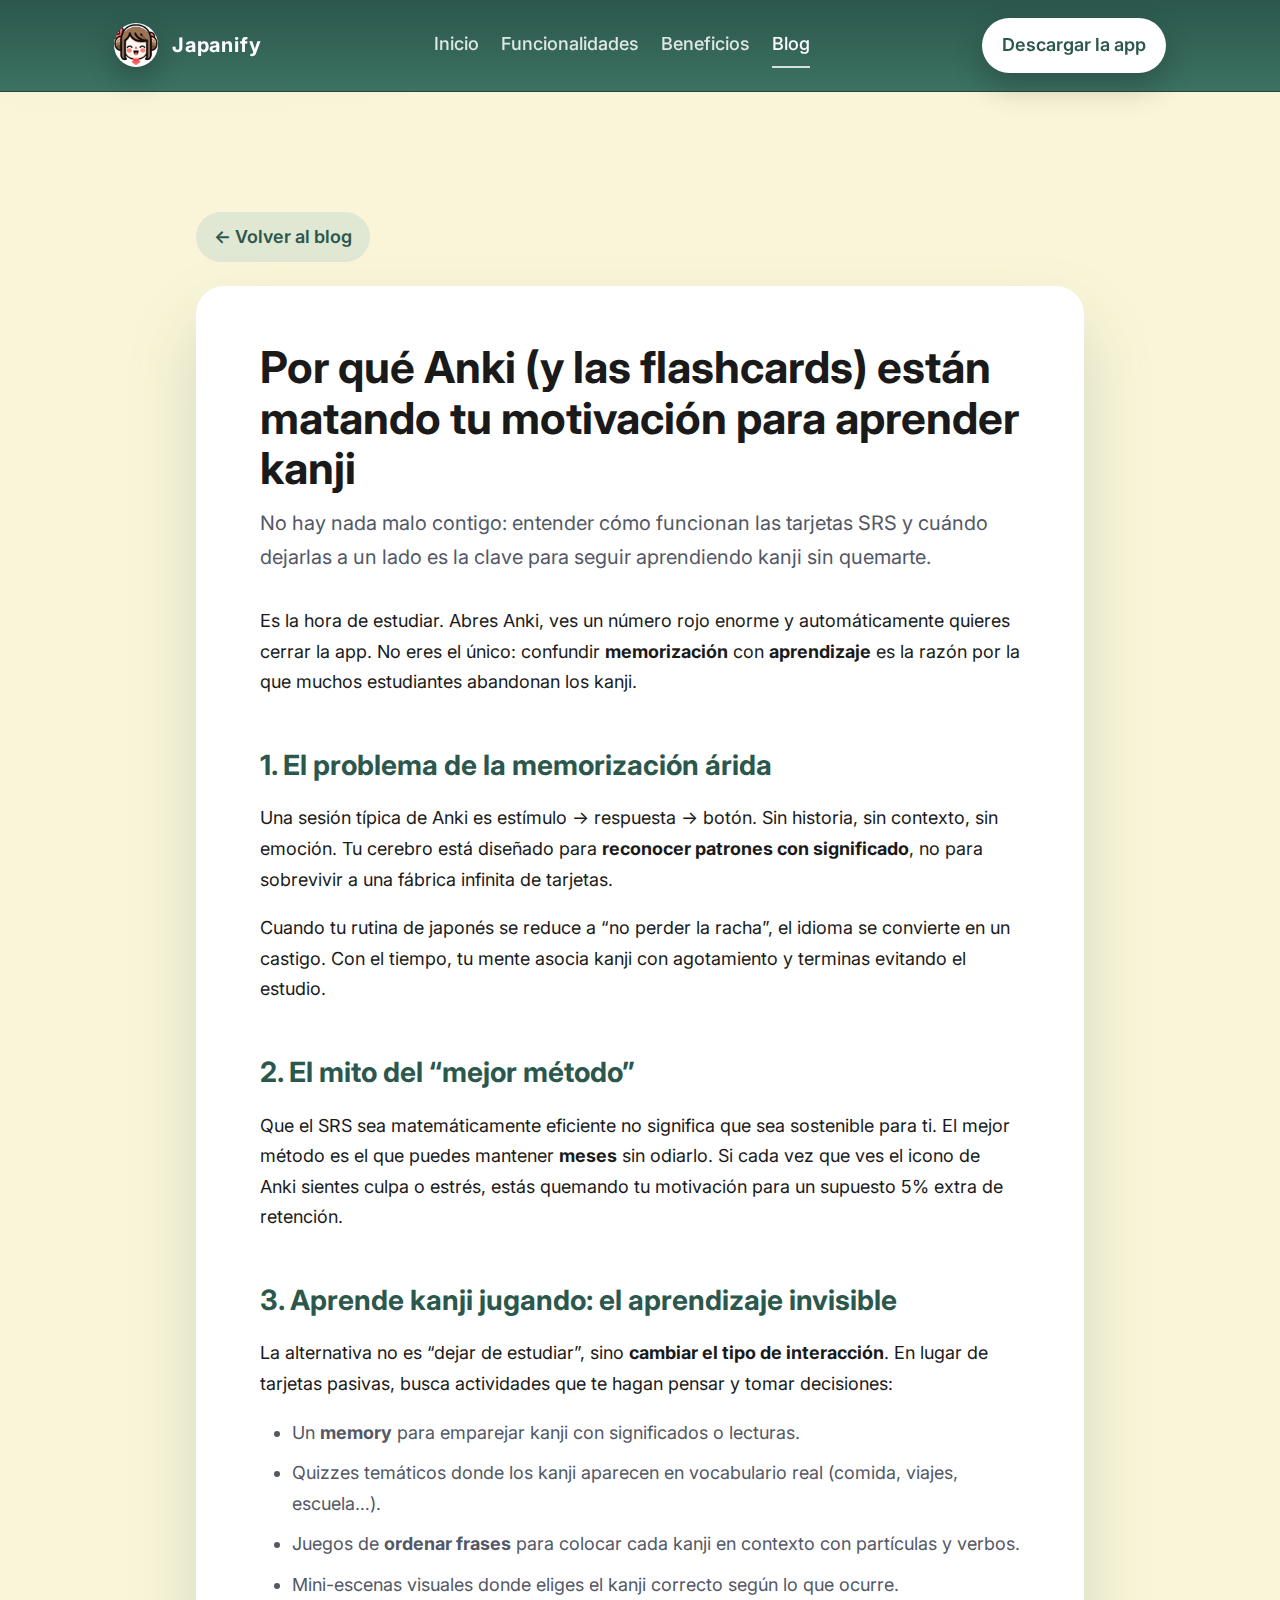
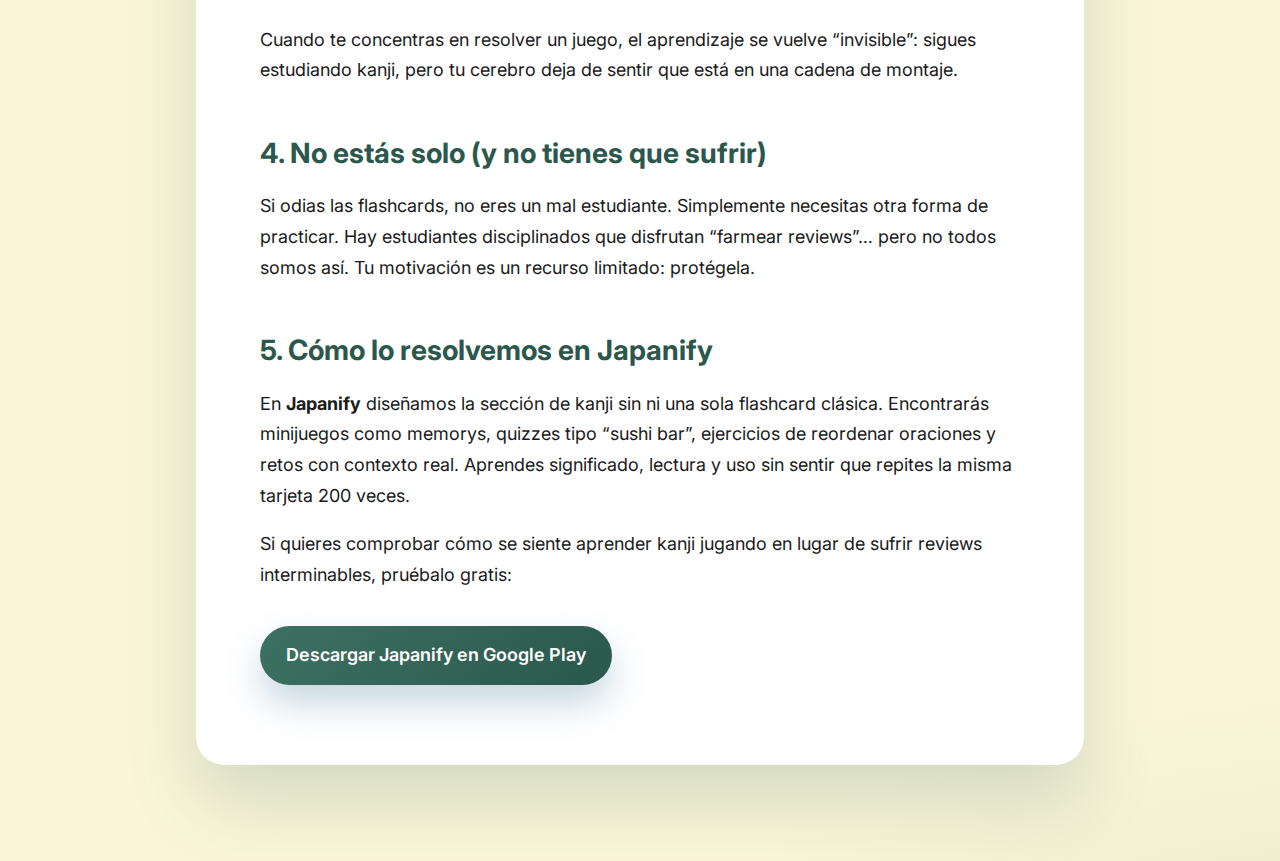
<file: blog/por-que-anki-arruina-tu-motivacion-kanji.html>
<!DOCTYPE html>
<html lang="es">
<head>
  <meta charset="UTF-8" />
  <meta name="viewport" content="width=device-width, initial-scale=1.0" />
  <title>Por qué Anki puede estar matando tu motivación para aprender kanji</title>
  <meta
    name="description"
    content="Descubre por qué las flashcards te agotan, cómo proteger tu motivación y qué alternativas lúdicas puedes usar para estudiar kanji." />
  <meta name="keywords" content="anki, flashcards kanji, motivación japonés, aprender kanji jugando" />
  <meta name="robots" content="index, follow" />
  <link rel="canonical" href="https://www.shiruacademy.com/blog/por-que-anki-arruina-tu-motivacion-kanji.html" />
  <link rel="icon" href="../logo.png" type="image/png" />
  <meta property="og:type" content="article" />
  <meta property="og:title" content="Por qué Anki puede estar matando tu motivación para aprender kanji" />
  <meta property="og:description" content="Descubre por qué las flashcards te agotan, cómo proteger tu motivación y qué alternativas lúdicas puedes usar para estudiar kanji." />
  <meta property="og:url" content="https://www.shiruacademy.com/blog/por-que-anki-arruina-tu-motivacion-kanji.html" />
  <meta property="og:image" content="https://www.shiruacademy.com/logo.png" />
  <meta property="og:locale" content="es_ES" />
  <meta name="twitter:card" content="summary_large_image" />
  <meta name="twitter:title" content="Por qué Anki puede estar matando tu motivación para aprender kanji" />
  <meta name="twitter:description" content="Descubre por qué las flashcards te agotan, cómo proteger tu motivación y qué alternativas lúdicas puedes usar para estudiar kanji." />
  <meta name="twitter:image" content="https://www.shiruacademy.com/logo.png" />
  <link rel="stylesheet" href="styles.css" />
  <script type="application/ld+json">
    {
      "@context": "https://schema.org",
      "@type": "Article",
      "headline": "Por qué Anki puede estar matando tu motivación para aprender kanji",
      "description": "Descubre por qué las flashcards te agotan, cómo proteger tu motivación y qué alternativas lúdicas puedes usar para estudiar kanji.",
      "image": "https://www.shiruacademy.com/logo.png",
      "author": {
        "@type": "Organization",
        "name": "Japanify"
      },
      "publisher": {
        "@type": "Organization",
        "name": "Japanify",
        "logo": {
          "@type": "ImageObject",
          "url": "https://www.shiruacademy.com/logo.png"
        }
      },
      "mainEntityOfPage": {
        "@type": "WebPage",
        "@id": "https://www.shiruacademy.com/blog/por-que-anki-arruina-tu-motivacion-kanji.html"
      },
      "inLanguage": "es"
    }
  </script>
</head>
<body>
  <header class="site-header">
    <nav class="site-nav">
      <div class="brand">
        <img src="../logo.png" alt="Japanify logo" />
        <span data-i18n="brand">Japanify</span>
      </div>
      <div class="nav-links">
        <a href="../index.html" data-i18n="navHome">Inicio</a>
        <a href="../index.html#features" data-i18n="navFeatures">Funcionalidades</a>
        <a href="../index.html#benefits" data-i18n="navBenefits">Beneficios</a>
        <a href="../blog.html" class="active" data-i18n="navBlog">Blog</a>
      </div>
      <a
        href="https://play.google.com/store/apps/details?id=com.shiruacademy.japanify"
        class="nav-cta"
        target="_blank"
        rel="noopener"
        data-i18n="navDownload"
      >Descargar la app</a>
    </nav>
  </header>

  <main>
    <nav class="lesson-nav">
      <a href="../blog.html" data-i18n="articleBack">← Volver al blog</a>
    </nav>
    <div class="content">
      <h1 class="lesson-title">Por qué Anki (y las flashcards) están matando tu motivación para aprender kanji</h1>
      <p class="lesson-subtitle">No hay nada malo contigo: entender cómo funcionan las tarjetas SRS y cuándo dejarlas a un lado es la clave para seguir aprendiendo kanji sin quemarte.</p>

      <p>Es la hora de estudiar. Abres Anki, ves un número rojo enorme y automáticamente quieres cerrar la app. No eres el único: confundir <strong>memorización</strong> con <strong>aprendizaje</strong> es la razón por la que muchos estudiantes abandonan los kanji.</p>

      <div class="section-title">1. El problema de la memorización árida</div>
      <p>Una sesión típica de Anki es estímulo → respuesta → botón. Sin historia, sin contexto, sin emoción. Tu cerebro está diseñado para <strong>reconocer patrones con significado</strong>, no para sobrevivir a una fábrica infinita de tarjetas.</p>
      <p>Cuando tu rutina de japonés se reduce a “no perder la racha”, el idioma se convierte en un castigo. Con el tiempo, tu mente asocia kanji con agotamiento y terminas evitando el estudio.</p>

      <div class="section-title">2. El mito del “mejor método”</div>
      <p>Que el SRS sea matemáticamente eficiente no significa que sea sostenible para ti. El mejor método es el que puedes mantener <strong>meses</strong> sin odiarlo. Si cada vez que ves el icono de Anki sientes culpa o estrés, estás quemando tu motivación para un supuesto 5% extra de retención.</p>

      <div class="section-title">3. Aprende kanji jugando: el aprendizaje invisible</div>
      <p>La alternativa no es “dejar de estudiar”, sino <strong>cambiar el tipo de interacción</strong>. En lugar de tarjetas pasivas, busca actividades que te hagan pensar y tomar decisiones:</p>
      <ul>
        <li>Un <strong>memory</strong> para emparejar kanji con significados o lecturas.</li>
        <li>Quizzes temáticos donde los kanji aparecen en vocabulario real (comida, viajes, escuela…).</li>
        <li>Juegos de <strong>ordenar frases</strong> para colocar cada kanji en contexto con partículas y verbos.</li>
        <li>Mini-escenas visuales donde eliges el kanji correcto según lo que ocurre.</li>
      </ul>
      <p>Cuando te concentras en resolver un juego, el aprendizaje se vuelve “invisible”: sigues estudiando kanji, pero tu cerebro deja de sentir que está en una cadena de montaje.</p>

      <div class="section-title">4. No estás solo (y no tienes que sufrir)</div>
      <p>Si odias las flashcards, no eres un mal estudiante. Simplemente necesitas otra forma de practicar. Hay estudiantes disciplinados que disfrutan “farmear reviews”… pero no todos somos así. Tu motivación es un recurso limitado: protégela.</p>

      <div class="section-title">5. Cómo lo resolvemos en Japanify</div>
      <p>En <strong>Japanify</strong> diseñamos la sección de kanji sin ni una sola flashcard clásica. Encontrarás minijuegos como memorys, quizzes tipo “sushi bar”, ejercicios de reordenar oraciones y retos con contexto real. Aprendes significado, lectura y uso sin sentir que repites la misma tarjeta 200 veces.</p>

      <p>Si quieres comprobar cómo se siente aprender kanji jugando en lugar de sufrir reviews interminables, pruébalo gratis:</p>
      <a class="cta-button" href="https://play.google.com/store/apps/details?id=com.shiruacademy.japanify" target="_blank" rel="noopener">Descargar Japanify en Google Play</a>
    </div>
  </main>

  <script src="../i18n.js"></script>
  <script>
    applyTranslations('blog');
  </script>
</body>
</html>
</file>
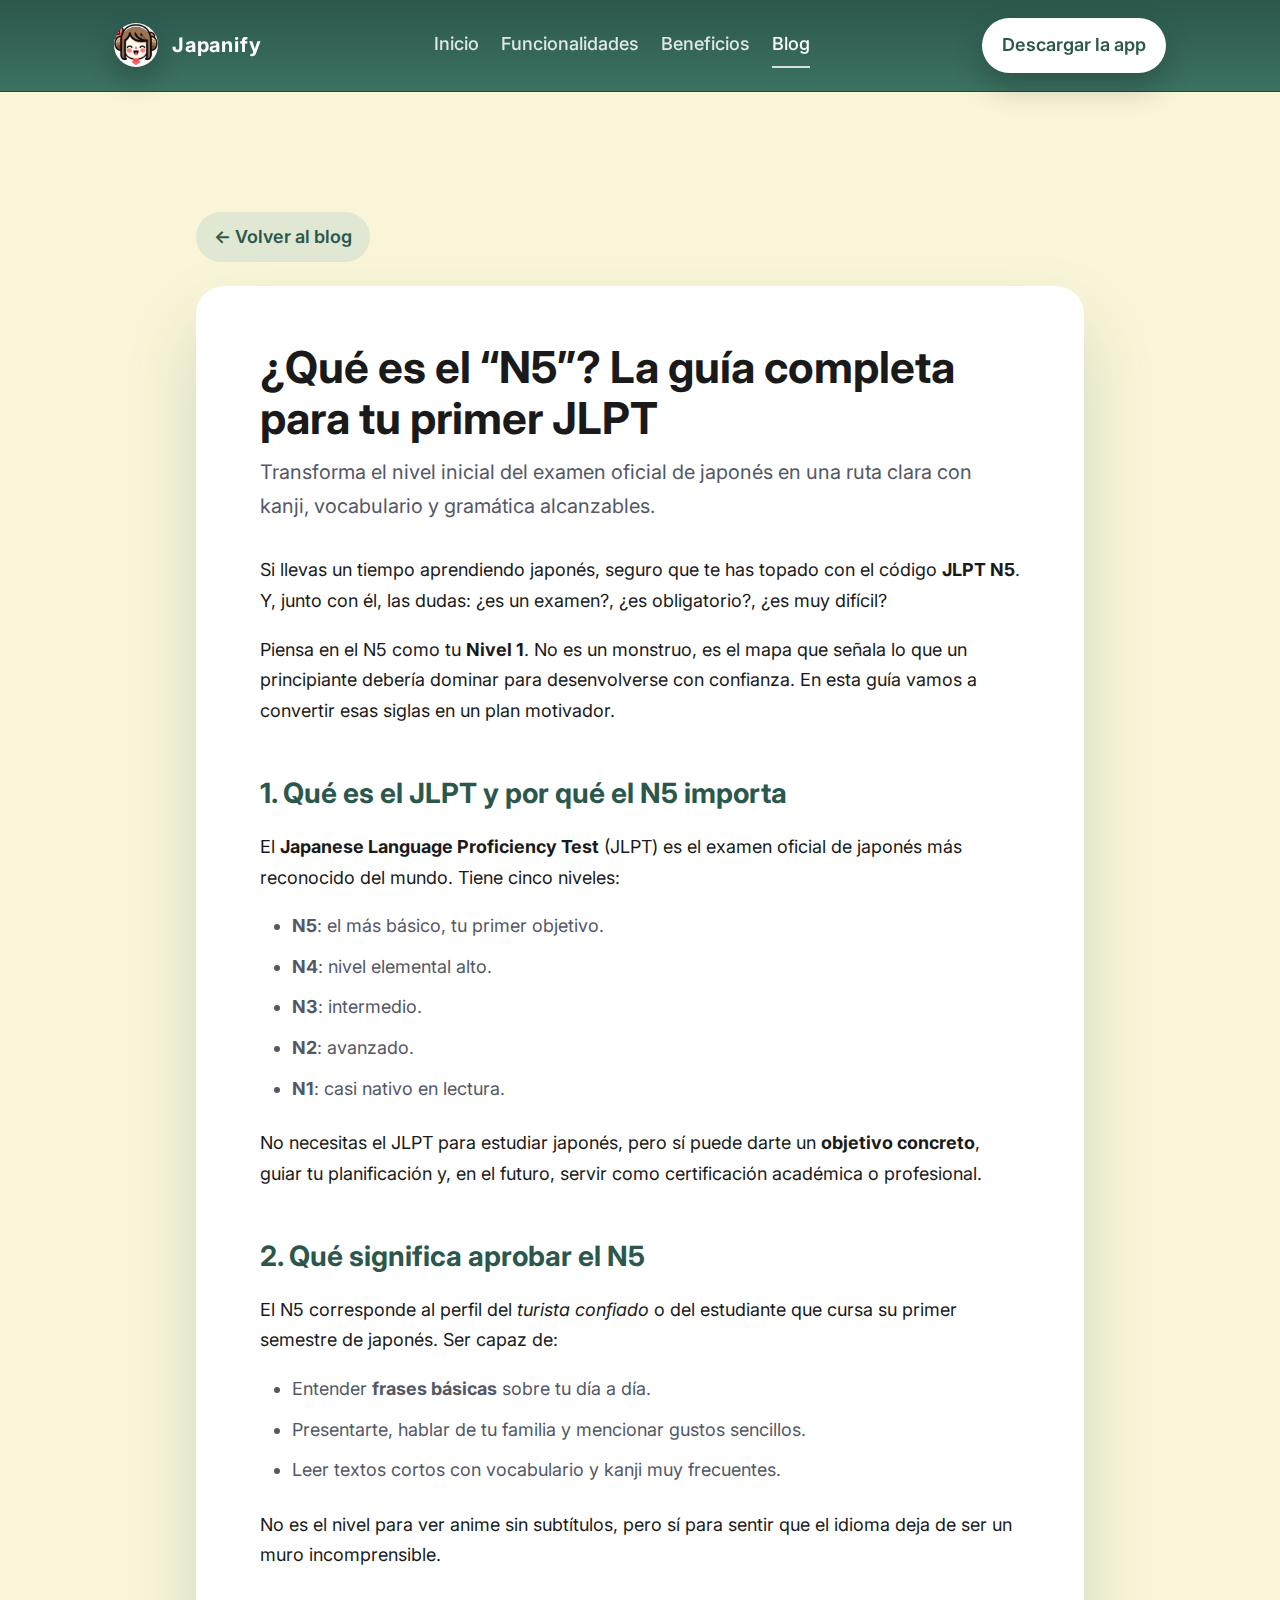
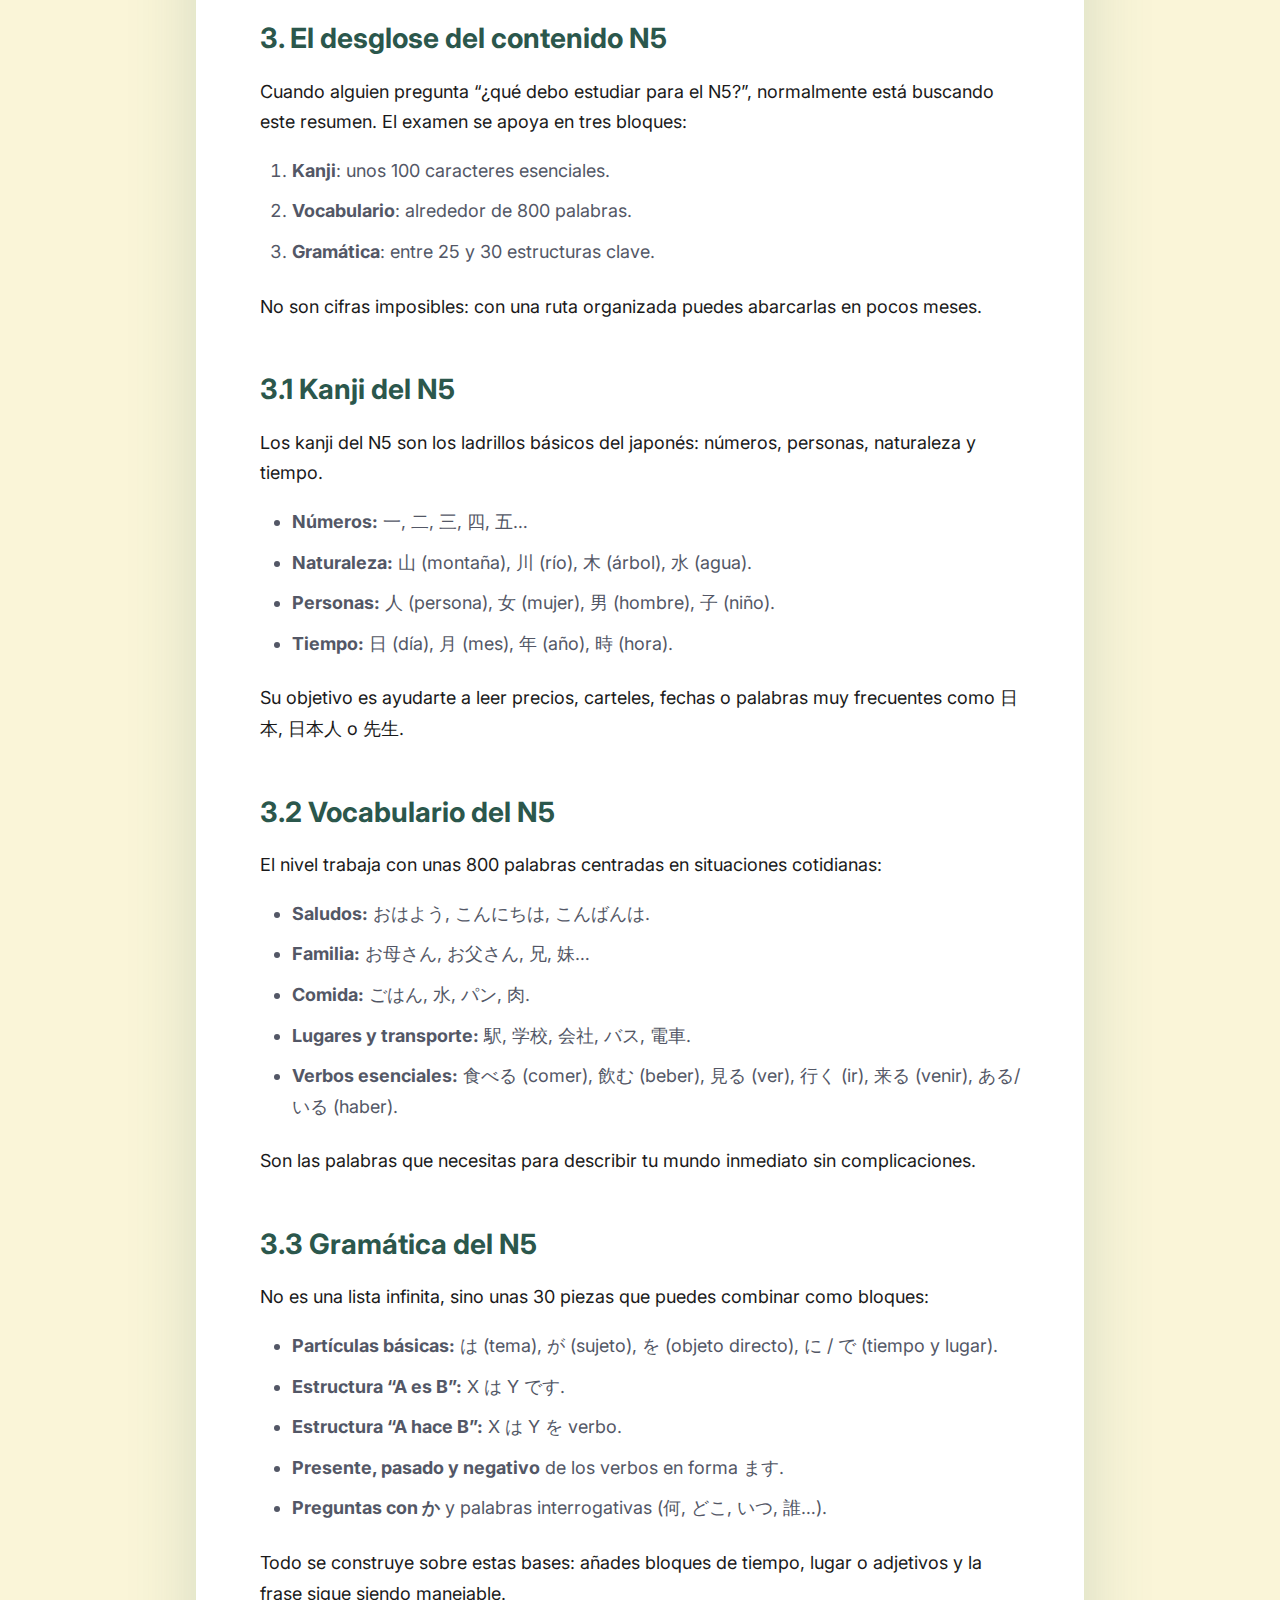
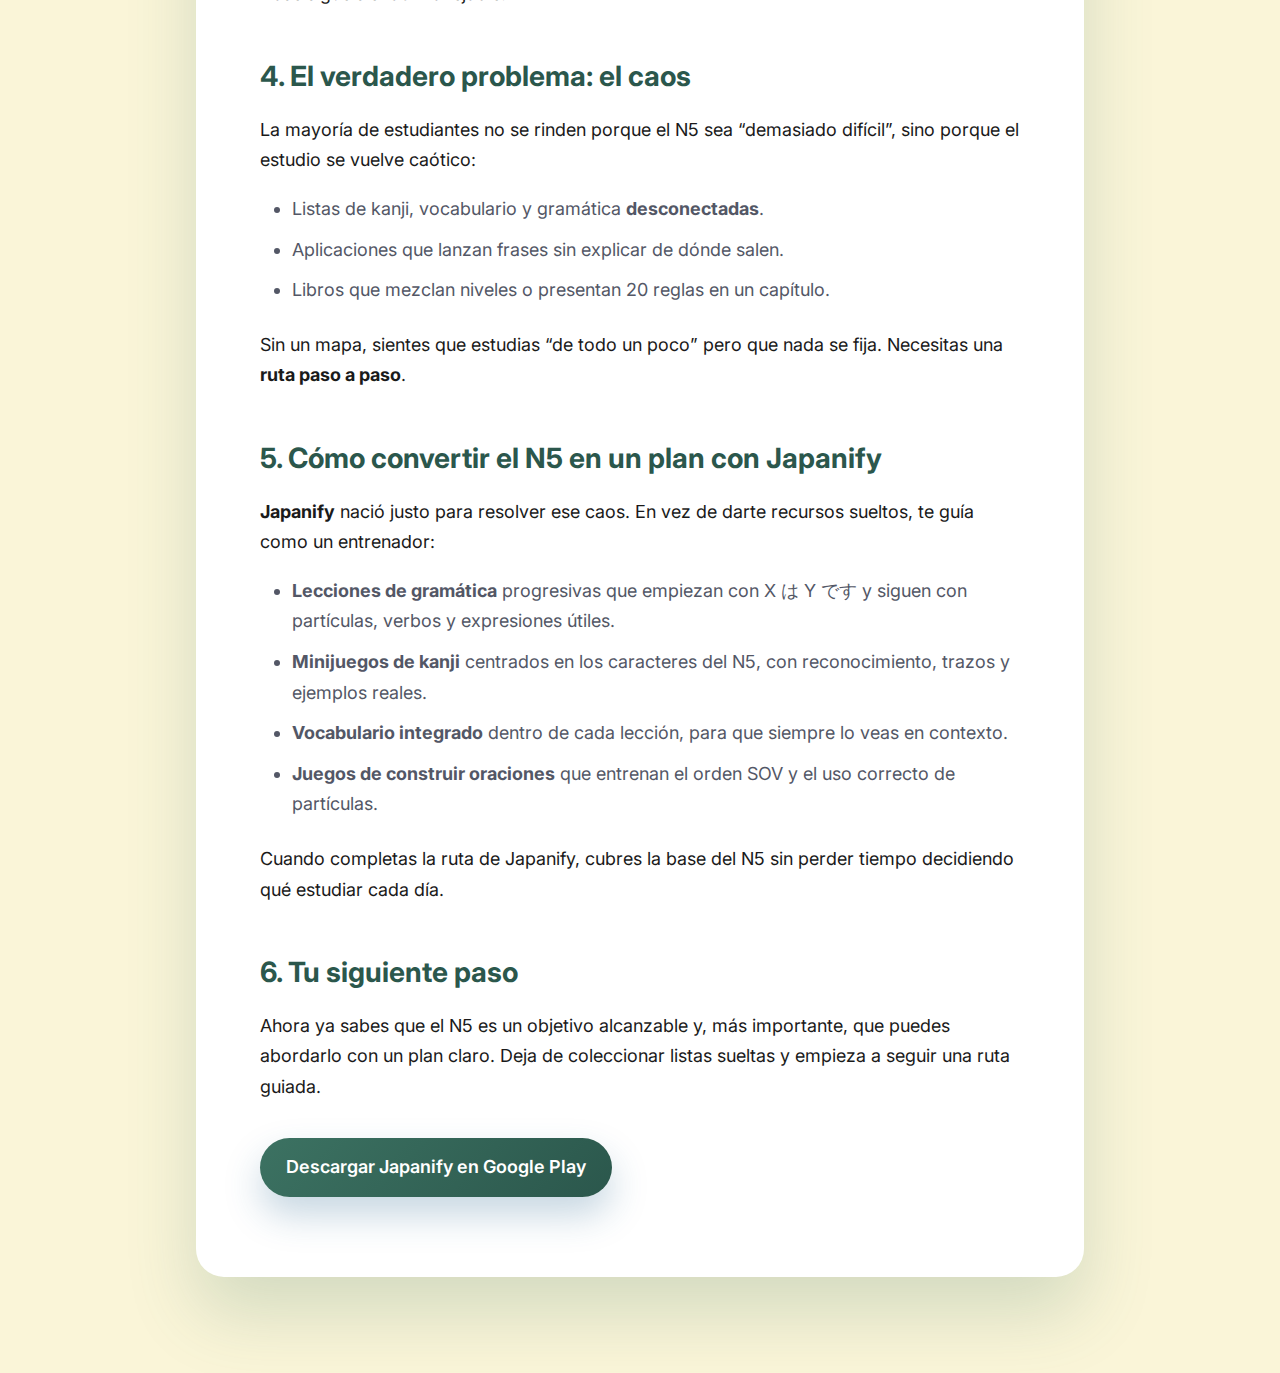
<file: blog/que-es-el-n5.html>
<!DOCTYPE html>
<html lang="es">
<head>
  <meta charset="UTF-8" />
  <meta name="viewport" content="width=device-width, initial-scale=1.0" />
  <title>¿Qué es el N5? Guía completa de gramática y kanji para tu primer JLPT</title>
  <meta
    name="description"
    content="Convierte el JLPT N5 en un mapa sencillo: repasa kanji, vocabulario y gramática que necesitas para tu primer examen y descubre cómo organizar tu estudio." />
  <meta name="keywords" content="jlpt n5, kanji básicos, gramática n5, estudiar japonés, japanify" />
  <meta name="robots" content="index, follow" />
  <link rel="canonical" href="https://www.shiruacademy.com/blog/que-es-el-n5.html" />
  <link rel="icon" href="../logo.png" type="image/png" />
  <meta property="og:type" content="article" />
  <meta property="og:title" content="¿Qué es el N5? Guía completa de gramática y kanji para tu primer JLPT" />
  <meta property="og:description" content="Convierte el JLPT N5 en un mapa sencillo: repasa kanji, vocabulario y gramática que necesitas para tu primer examen y descubre cómo organizar tu estudio." />
  <meta property="og:url" content="https://www.shiruacademy.com/blog/que-es-el-n5.html" />
  <meta property="og:image" content="https://www.shiruacademy.com/logo.png" />
  <meta property="og:locale" content="es_ES" />
  <meta name="twitter:card" content="summary_large_image" />
  <meta name="twitter:title" content="¿Qué es el N5? Guía completa de gramática y kanji para tu primer JLPT" />
  <meta name="twitter:description" content="Convierte el JLPT N5 en un mapa sencillo: repasa kanji, vocabulario y gramática que necesitas para tu primer examen y descubre cómo organizar tu estudio." />
  <meta name="twitter:image" content="https://www.shiruacademy.com/logo.png" />
  <link rel="stylesheet" href="styles.css" />
  <script type="application/ld+json">
    {
      "@context": "https://schema.org",
      "@type": "Article",
      "headline": "¿Qué es el N5? Guía completa de gramática y kanji para tu primer JLPT",
      "description": "Convierte el JLPT N5 en un mapa sencillo: repasa kanji, vocabulario y gramática que necesitas para tu primer examen y descubre cómo organizar tu estudio.",
      "image": "https://www.shiruacademy.com/logo.png",
      "author": {
        "@type": "Organization",
        "name": "Japanify"
      },
      "publisher": {
        "@type": "Organization",
        "name": "Japanify",
        "logo": {
          "@type": "ImageObject",
          "url": "https://www.shiruacademy.com/logo.png"
        }
      },
      "mainEntityOfPage": {
        "@type": "WebPage",
        "@id": "https://www.shiruacademy.com/blog/que-es-el-n5.html"
      },
      "inLanguage": "es"
    }
  </script>
</head>
<body>
  <header class="site-header">
    <nav class="site-nav">
      <div class="brand">
        <img src="../logo.png" alt="Japanify logo" />
        <span data-i18n="brand">Japanify</span>
      </div>
      <div class="nav-links">
        <a href="../index.html" data-i18n="navHome">Inicio</a>
        <a href="../index.html#features" data-i18n="navFeatures">Funcionalidades</a>
        <a href="../index.html#benefits" data-i18n="navBenefits">Beneficios</a>
        <a href="../blog.html" class="active" data-i18n="navBlog">Blog</a>
      </div>
      <a
        href="https://play.google.com/store/apps/details?id=com.shiruacademy.japanify"
        class="nav-cta"
        target="_blank"
        rel="noopener"
        data-i18n="navDownload"
      >Descargar la app</a>
    </nav>
  </header>

  <main>
    <nav class="lesson-nav">
      <a href="../blog.html" data-i18n="articleBack">← Volver al blog</a>
    </nav>
    <div class="content">
      <h1 class="lesson-title">¿Qué es el “N5”? La guía completa para tu primer JLPT</h1>
      <p class="lesson-subtitle">Transforma el nivel inicial del examen oficial de japonés en una ruta clara con kanji, vocabulario y gramática alcanzables.</p>

      <p>Si llevas un tiempo aprendiendo japonés, seguro que te has topado con el código <strong>JLPT N5</strong>. Y, junto con él, las dudas: ¿es un examen?, ¿es obligatorio?, ¿es muy difícil?</p>
      <p>Piensa en el N5 como tu <strong>Nivel 1</strong>. No es un monstruo, es el mapa que señala lo que un principiante debería dominar para desenvolverse con confianza. En esta guía vamos a convertir esas siglas en un plan motivador.</p>

      <div class="section-title">1. Qué es el JLPT y por qué el N5 importa</div>
      <p>El <strong>Japanese Language Proficiency Test</strong> (JLPT) es el examen oficial de japonés más reconocido del mundo. Tiene cinco niveles:</p>
      <ul>
        <li><strong>N5</strong>: el más básico, tu primer objetivo.</li>
        <li><strong>N4</strong>: nivel elemental alto.</li>
        <li><strong>N3</strong>: intermedio.</li>
        <li><strong>N2</strong>: avanzado.</li>
        <li><strong>N1</strong>: casi nativo en lectura.</li>
      </ul>
      <p>No necesitas el JLPT para estudiar japonés, pero sí puede darte un <strong>objetivo concreto</strong>, guiar tu planificación y, en el futuro, servir como certificación académica o profesional.</p>

      <div class="section-title">2. Qué significa aprobar el N5</div>
      <p>El N5 corresponde al perfil del <em>turista confiado</em> o del estudiante que cursa su primer semestre de japonés. Ser capaz de:</p>
      <ul>
        <li>Entender <strong>frases básicas</strong> sobre tu día a día.</li>
        <li>Presentarte, hablar de tu familia y mencionar gustos sencillos.</li>
        <li>Leer textos cortos con vocabulario y kanji muy frecuentes.</li>
      </ul>
      <p>No es el nivel para ver anime sin subtítulos, pero sí para sentir que el idioma deja de ser un muro incomprensible.</p>

      <div class="section-title">3. El desglose del contenido N5</div>
      <p>Cuando alguien pregunta “¿qué debo estudiar para el N5?”, normalmente está buscando este resumen. El examen se apoya en tres bloques:</p>
      <ol>
        <li><strong>Kanji</strong>: unos 100 caracteres esenciales.</li>
        <li><strong>Vocabulario</strong>: alrededor de 800 palabras.</li>
        <li><strong>Gramática</strong>: entre 25 y 30 estructuras clave.</li>
      </ol>
      <p>No son cifras imposibles: con una ruta organizada puedes abarcarlas en pocos meses.</p>

      <div class="section-title">3.1 Kanji del N5</div>
      <p>Los kanji del N5 son los ladrillos básicos del japonés: números, personas, naturaleza y tiempo.</p>
      <ul>
        <li><strong>Números:</strong> 一, 二, 三, 四, 五…</li>
        <li><strong>Naturaleza:</strong> 山 (montaña), 川 (río), 木 (árbol), 水 (agua).</li>
        <li><strong>Personas:</strong> 人 (persona), 女 (mujer), 男 (hombre), 子 (niño).</li>
        <li><strong>Tiempo:</strong> 日 (día), 月 (mes), 年 (año), 時 (hora).</li>
      </ul>
      <p>Su objetivo es ayudarte a leer precios, carteles, fechas o palabras muy frecuentes como 日本, 日本人 o 先生.</p>

      <div class="section-title">3.2 Vocabulario del N5</div>
      <p>El nivel trabaja con unas 800 palabras centradas en situaciones cotidianas:</p>
      <ul>
        <li><strong>Saludos:</strong> おはよう, こんにちは, こんばんは.</li>
        <li><strong>Familia:</strong> お母さん, お父さん, 兄, 妹…</li>
        <li><strong>Comida:</strong> ごはん, 水, パン, 肉.</li>
        <li><strong>Lugares y transporte:</strong> 駅, 学校, 会社, バス, 電車.</li>
        <li><strong>Verbos esenciales:</strong> 食べる (comer), 飲む (beber), 見る (ver), 行く (ir), 来る (venir), ある/いる (haber).</li>
      </ul>
      <p>Son las palabras que necesitas para describir tu mundo inmediato sin complicaciones.</p>

      <div class="section-title">3.3 Gramática del N5</div>
      <p>No es una lista infinita, sino unas 30 piezas que puedes combinar como bloques:</p>
      <ul>
        <li><strong>Partículas básicas:</strong> は (tema), が (sujeto), を (objeto directo), に / で (tiempo y lugar).</li>
        <li><strong>Estructura “A es B”:</strong> X は Y です.</li>
        <li><strong>Estructura “A hace B”:</strong> X は Y を verbo.</li>
        <li><strong>Presente, pasado y negativo</strong> de los verbos en forma ます.</li>
        <li><strong>Preguntas con か</strong> y palabras interrogativas (何, どこ, いつ, 誰…).</li>
      </ul>
      <p>Todo se construye sobre estas bases: añades bloques de tiempo, lugar o adjetivos y la frase sigue siendo manejable.</p>

      <div class="section-title">4. El verdadero problema: el caos</div>
      <p>La mayoría de estudiantes no se rinden porque el N5 sea “demasiado difícil”, sino porque el estudio se vuelve caótico:</p>
      <ul>
        <li>Listas de kanji, vocabulario y gramática <strong>desconectadas</strong>.</li>
        <li>Aplicaciones que lanzan frases sin explicar de dónde salen.</li>
        <li>Libros que mezclan niveles o presentan 20 reglas en un capítulo.</li>
      </ul>
      <p>Sin un mapa, sientes que estudias “de todo un poco” pero que nada se fija. Necesitas una <strong>ruta paso a paso</strong>.</p>

      <div class="section-title">5. Cómo convertir el N5 en un plan con Japanify</div>
      <p><strong>Japanify</strong> nació justo para resolver ese caos. En vez de darte recursos sueltos, te guía como un entrenador:</p>
      <ul>
        <li><strong>Lecciones de gramática</strong> progresivas que empiezan con X は Y です y siguen con partículas, verbos y expresiones útiles.</li>
        <li><strong>Minijuegos de kanji</strong> centrados en los caracteres del N5, con reconocimiento, trazos y ejemplos reales.</li>
        <li><strong>Vocabulario integrado</strong> dentro de cada lección, para que siempre lo veas en contexto.</li>
        <li><strong>Juegos de construir oraciones</strong> que entrenan el orden SOV y el uso correcto de partículas.</li>
      </ul>
      <p>Cuando completas la ruta de Japanify, cubres la base del N5 sin perder tiempo decidiendo qué estudiar cada día.</p>

      <div class="section-title">6. Tu siguiente paso</div>
      <p>Ahora ya sabes que el N5 es un objetivo alcanzable y, más importante, que puedes abordarlo con un plan claro. Deja de coleccionar listas sueltas y empieza a seguir una ruta guiada.</p>
      <a class="cta-button" href="https://play.google.com/store/apps/details?id=com.shiruacademy.japanify" target="_blank" rel="noopener">Descargar Japanify en Google Play</a>
    </div>
  </main>

  <script src="../i18n.js"></script>
  <script>
    applyTranslations('blog');
  </script>
</body>
</html>
</file>
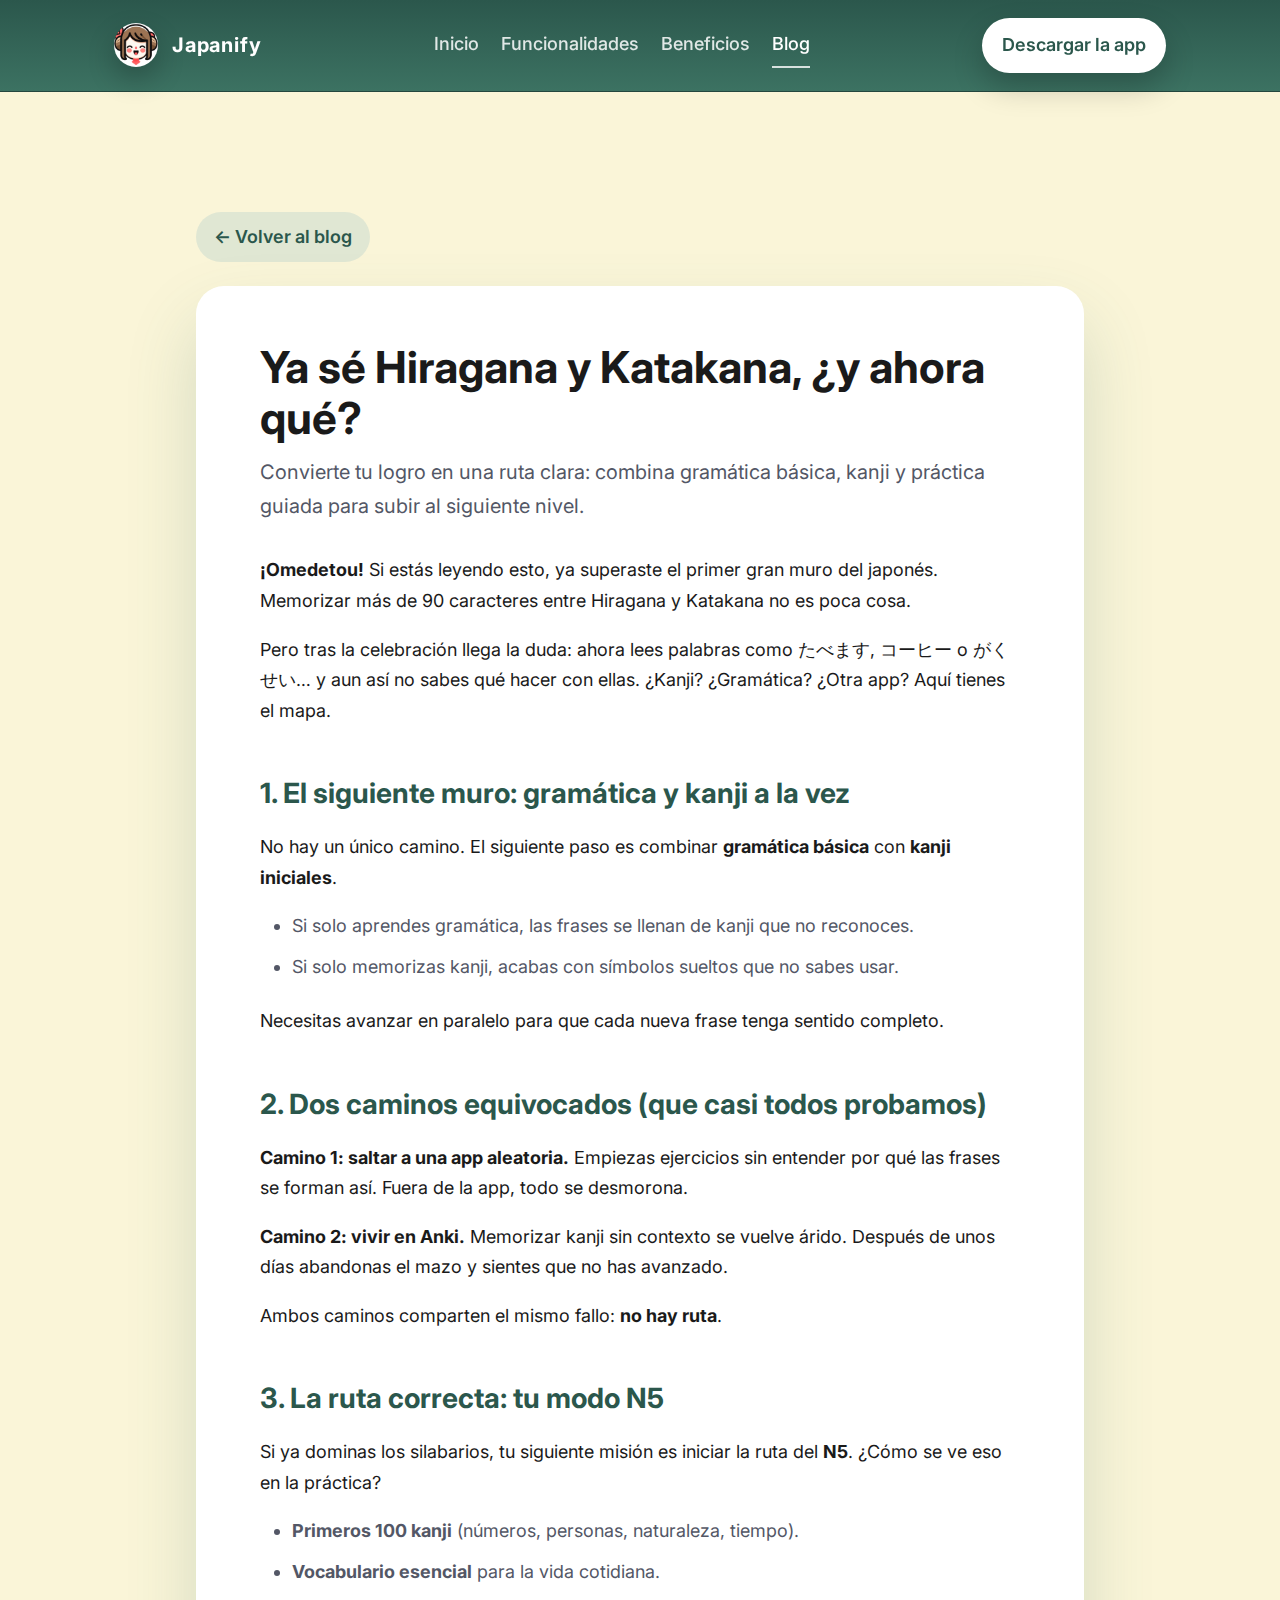
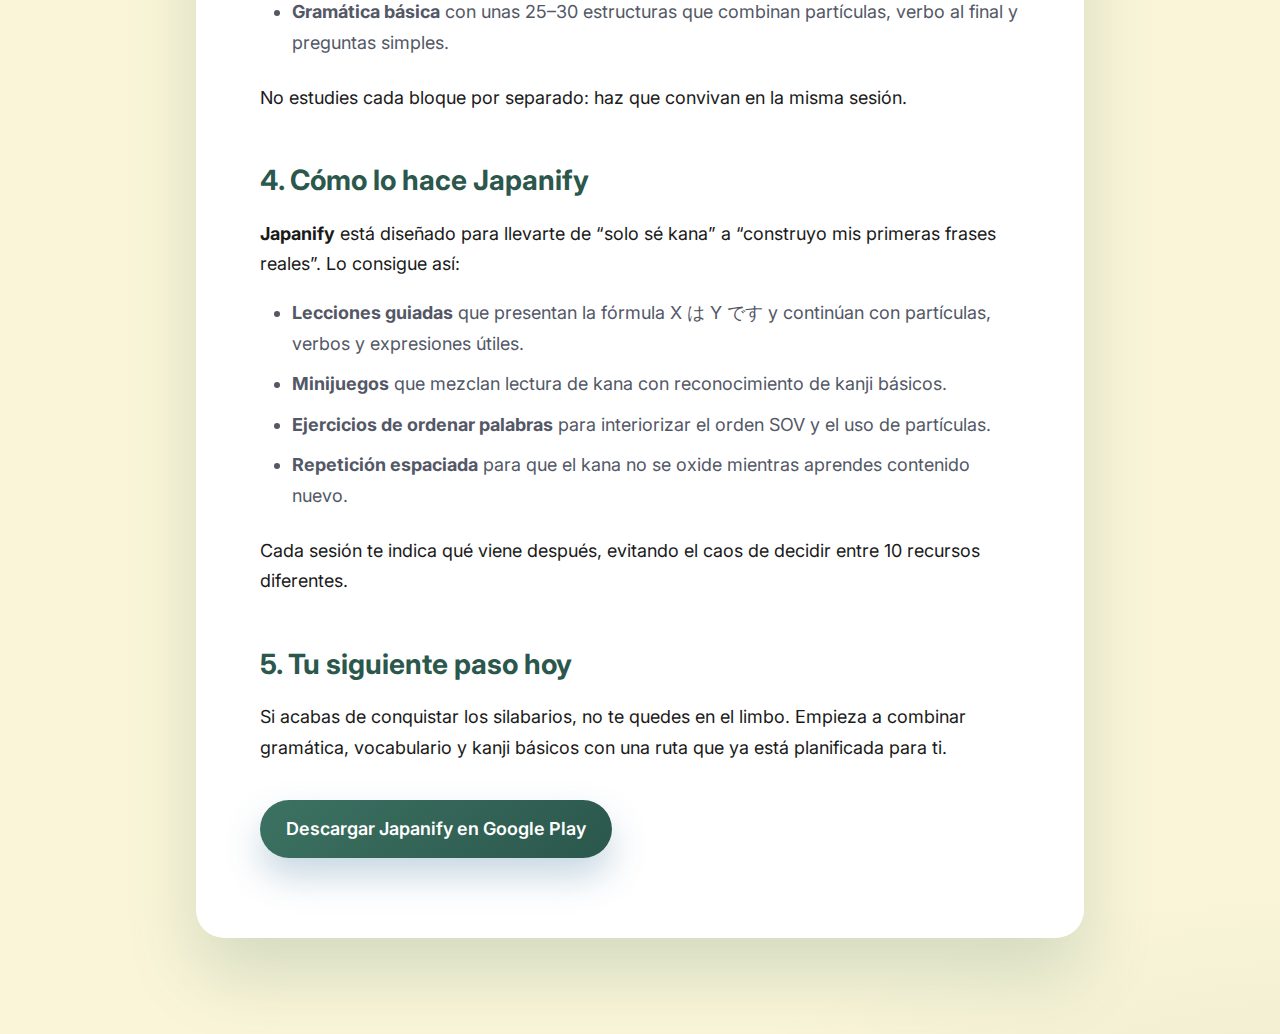
<file: blog/ya-se-hiragana-y-katakana.html>
<!DOCTYPE html>
<html lang="es">
<head>
  <meta charset="UTF-8" />
  <meta name="viewport" content="width=device-width, initial-scale=1.0" />
  <title>Ya sé Hiragana y Katakana, ¿y ahora qué?</title>
  <meta
    name="description"
    content="Has vencido el primer muro del japonés. Descubre cómo combinar gramática, vocabulario y kanji básicos para avanzar hacia el nivel N5 sin perderte." />
  <meta name="keywords" content="hiragana y katakana, qué estudiar después, jlpt n5, gramática básica japonesa" />
  <meta name="robots" content="index, follow" />
  <link rel="canonical" href="https://www.shiruacademy.com/blog/ya-se-hiragana-y-katakana.html" />
  <link rel="icon" href="../logo.png" type="image/png" />
  <meta property="og:type" content="article" />
  <meta property="og:title" content="Ya sé Hiragana y Katakana, ¿y ahora qué?" />
  <meta property="og:description" content="Has vencido el primer muro del japonés. Descubre cómo combinar gramática, vocabulario y kanji básicos para avanzar hacia el nivel N5 sin perderte." />
  <meta property="og:url" content="https://www.shiruacademy.com/blog/ya-se-hiragana-y-katakana.html" />
  <meta property="og:image" content="https://www.shiruacademy.com/logo.png" />
  <meta property="og:locale" content="es_ES" />
  <meta name="twitter:card" content="summary_large_image" />
  <meta name="twitter:title" content="Ya sé Hiragana y Katakana, ¿y ahora qué?" />
  <meta name="twitter:description" content="Has vencido el primer muro del japonés. Descubre cómo combinar gramática, vocabulario y kanji básicos para avanzar hacia el nivel N5 sin perderte." />
  <meta name="twitter:image" content="https://www.shiruacademy.com/logo.png" />
  <link rel="stylesheet" href="styles.css" />
  <script type="application/ld+json">
    {
      "@context": "https://schema.org",
      "@type": "Article",
      "headline": "Ya sé Hiragana y Katakana, ¿y ahora qué?",
      "description": "Has vencido el primer muro del japonés. Descubre cómo combinar gramática, vocabulario y kanji básicos para avanzar hacia el nivel N5 sin perderte.",
      "image": "https://www.shiruacademy.com/logo.png",
      "author": {
        "@type": "Organization",
        "name": "Japanify"
      },
      "publisher": {
        "@type": "Organization",
        "name": "Japanify",
        "logo": {
          "@type": "ImageObject",
          "url": "https://www.shiruacademy.com/logo.png"
        }
      },
      "mainEntityOfPage": {
        "@type": "WebPage",
        "@id": "https://www.shiruacademy.com/blog/ya-se-hiragana-y-katakana.html"
      },
      "inLanguage": "es"
    }
  </script>
</head>
<body>
  <header class="site-header">
    <nav class="site-nav">
      <div class="brand">
        <img src="../logo.png" alt="Japanify logo" />
        <span data-i18n="brand">Japanify</span>
      </div>
      <div class="nav-links">
        <a href="../index.html" data-i18n="navHome">Inicio</a>
        <a href="../index.html#features" data-i18n="navFeatures">Funcionalidades</a>
        <a href="../index.html#benefits" data-i18n="navBenefits">Beneficios</a>
        <a href="../blog.html" class="active" data-i18n="navBlog">Blog</a>
      </div>
      <a
        href="https://play.google.com/store/apps/details?id=com.shiruacademy.japanify"
        class="nav-cta"
        target="_blank"
        rel="noopener"
        data-i18n="navDownload"
      >Descargar la app</a>
    </nav>
  </header>

  <main>
    <nav class="lesson-nav">
      <a href="../blog.html" data-i18n="articleBack">← Volver al blog</a>
    </nav>
    <div class="content">
      <h1 class="lesson-title">Ya sé Hiragana y Katakana, ¿y ahora qué?</h1>
      <p class="lesson-subtitle">Convierte tu logro en una ruta clara: combina gramática básica, kanji y práctica guiada para subir al siguiente nivel.</p>

      <p><strong>¡Omedetou!</strong> Si estás leyendo esto, ya superaste el primer gran muro del japonés. Memorizar más de 90 caracteres entre Hiragana y Katakana no es poca cosa.</p>
      <p>Pero tras la celebración llega la duda: ahora lees palabras como たべます, コーヒー o がくせい… y aun así no sabes qué hacer con ellas. ¿Kanji? ¿Gramática? ¿Otra app? Aquí tienes el mapa.</p>

      <div class="section-title">1. El siguiente muro: gramática y kanji a la vez</div>
      <p>No hay un único camino. El siguiente paso es combinar <strong>gramática básica</strong> con <strong>kanji iniciales</strong>.</p>
      <ul>
        <li>Si solo aprendes gramática, las frases se llenan de kanji que no reconoces.</li>
        <li>Si solo memorizas kanji, acabas con símbolos sueltos que no sabes usar.</li>
      </ul>
      <p>Necesitas avanzar en paralelo para que cada nueva frase tenga sentido completo.</p>

      <div class="section-title">2. Dos caminos equivocados (que casi todos probamos)</div>
      <p><strong>Camino 1: saltar a una app aleatoria.</strong> Empiezas ejercicios sin entender por qué las frases se forman así. Fuera de la app, todo se desmorona.</p>
      <p><strong>Camino 2: vivir en Anki.</strong> Memorizar kanji sin contexto se vuelve árido. Después de unos días abandonas el mazo y sientes que no has avanzado.</p>
      <p>Ambos caminos comparten el mismo fallo: <strong>no hay ruta</strong>.</p>

      <div class="section-title">3. La ruta correcta: tu modo N5</div>
      <p>Si ya dominas los silabarios, tu siguiente misión es iniciar la ruta del <strong>N5</strong>. ¿Cómo se ve eso en la práctica?</p>
      <ul>
        <li><strong>Primeros 100 kanji</strong> (números, personas, naturaleza, tiempo).</li>
        <li><strong>Vocabulario esencial</strong> para la vida cotidiana.</li>
        <li><strong>Gramática básica</strong> con unas 25–30 estructuras que combinan partículas, verbo al final y preguntas simples.</li>
      </ul>
      <p>No estudies cada bloque por separado: haz que convivan en la misma sesión.</p>

      <div class="section-title">4. Cómo lo hace Japanify</div>
      <p><strong>Japanify</strong> está diseñado para llevarte de “solo sé kana” a “construyo mis primeras frases reales”. Lo consigue así:</p>
      <ul>
        <li><strong>Lecciones guiadas</strong> que presentan la fórmula X は Y です y continúan con partículas, verbos y expresiones útiles.</li>
        <li><strong>Minijuegos</strong> que mezclan lectura de kana con reconocimiento de kanji básicos.</li>
        <li><strong>Ejercicios de ordenar palabras</strong> para interiorizar el orden SOV y el uso de partículas.</li>
        <li><strong>Repetición espaciada</strong> para que el kana no se oxide mientras aprendes contenido nuevo.</li>
      </ul>
      <p>Cada sesión te indica qué viene después, evitando el caos de decidir entre 10 recursos diferentes.</p>

      <div class="section-title">5. Tu siguiente paso hoy</div>
      <p>Si acabas de conquistar los silabarios, no te quedes en el limbo. Empieza a combinar gramática, vocabulario y kanji básicos con una ruta que ya está planificada para ti.</p>
      <a class="cta-button" href="https://play.google.com/store/apps/details?id=com.shiruacademy.japanify" target="_blank" rel="noopener">Descargar Japanify en Google Play</a>
    </div>
  </main>

  <script src="../i18n.js"></script>
  <script>
    applyTranslations('blog');
  </script>
</body>
</html>
</file>
<file: blog/styles.css>
@import url('https://fonts.googleapis.com/css2?family=Inter:wght@400;500;600;700&display=swap');

:root {
  --background:#faf5d8;
  --surface:#ffffff;
  --surface-soft:rgba(255,255,255,0.85);
  --text:#1a1a1a;
  --muted:#535766;
  --accent:#3c7262;
  --accent-strong:#2b574c;
  --accent-soft:rgba(60,114,98,0.15);
  --highlight:#e74c3c;
  --success:#27ae60;
  --note:#8e44ad;
  --tip:#f39c12;
  --radius-xl:32px;
  --radius-lg:28px;
  --radius-md:20px;
  --radius-sm:12px;
  --shadow-xl:0 36px 70px rgba(60,114,98,0.2);
  --shadow-lg:0 32px 70px rgba(17, 24, 39, 0.12);
  --shadow-sm:0 14px 32px rgba(17, 24, 39, 0.08);
}

* {
  box-sizing:border-box;
}

body {
  margin:0;
  background:
    radial-gradient(1200px 600px at 12% -12%, rgba(60,114,98,0.16), transparent 70%),
    radial-gradient(1200px 600px at 110% 110%, rgba(60,114,98,0.12), transparent 70%),
    var(--background);
  font-family:'Inter', system-ui, -apple-system, "Segoe UI", Roboto, Arial, sans-serif;
  color:var(--text);
  line-height:1.7;
  font-size:18px;
  min-height:100vh;
  display:flex;
  flex-direction:column;
}

header.site-header {
  position:sticky;
  top:0;
  z-index:20;
  background:linear-gradient(180deg, var(--accent-strong), var(--accent));
  backdrop-filter:blur(12px);
  border-bottom:1px solid rgba(0,0,0,0.18);
}

.site-nav {
  max-width:1100px;
  margin:0 auto;
  display:flex;
  align-items:center;
  justify-content:space-between;
  padding:18px 24px;
  gap:32px;
}

.brand {
  display:flex;
  align-items:center;
  gap:14px;
  font-weight:700;
  font-size:20px;
  letter-spacing:0.04em;
}

.brand img {
  width:44px;
  height:44px;
  border-radius:50%;
  box-shadow:0 12px 28px rgba(0,0,0,0.24);
}

.brand span {
  color:#ffffff;
}

.nav-links {
  display:flex;
  gap:22px;
  font-weight:500;
  color:rgba(255,255,255,0.85);
}

.nav-links a {
  text-decoration:none;
  transition:color .2s ease;
  position:relative;
  padding-bottom:2px;
  color:rgba(255,255,255,0.85);
}

.nav-links a:hover,
.nav-links a.active {
  color:#ffffff;
}

.nav-links a.active::after {
  content:"";
  position:absolute;
  left:0;
  bottom:-6px;
  width:100%;
  height:2px;
  background:#ffffff;
  opacity:0.8;
}

.nav-cta {
  display:inline-flex;
  align-items:center;
  gap:12px;
  padding:12px 20px;
  background:#ffffff;
  border-radius:999px;
  font-weight:600;
  color:var(--accent-strong);
  text-decoration:none;
  box-shadow:0 14px 30px rgba(0,0,0,0.22);
  transition:transform .15s ease, box-shadow .2s ease, background .25s ease, color .25s ease;
}

.nav-cta:hover {
  transform:translateY(-2px);
  box-shadow:0 24px 45px rgba(0,0,0,0.28);
}

main {
  flex:1;
  width:100%;
  max-width:920px;
  margin:0 auto;
  padding:120px 16px 96px;
}

.lesson-nav {
  margin:0 0 24px;
  display:flex;
  justify-content:flex-start;
}

.lesson-nav a {
  display:inline-flex;
  align-items:center;
  gap:10px;
  text-decoration:none;
  color:var(--accent-strong);
  font-weight:600;
  background:rgba(41,128,185,0.12);
  padding:10px 18px;
  border-radius:999px;
  transition:background 0.2s ease, transform 0.2s ease;
}

.lesson-nav a:hover {
  background:rgba(41,128,185,0.2);
  transform:translateY(-1px);
}

.content {
  background:var(--surface);
  border-radius:var(--radius-lg);
  box-shadow:var(--shadow-xl);
  padding:56px clamp(22px, 6vw, 64px) 80px;
}

.lesson-title {
  margin:0 0 12px;
  font-size:clamp(32px, 5vw, 44px);
  line-height:1.15;
  font-weight:700;
}

.lesson-subtitle {
  margin:0 0 32px;
  color:var(--muted);
  font-size:20px;
}

.section-title {
  color:var(--accent-strong);
  font-size:clamp(22px, 3.5vw, 28px);
  font-weight:700;
  margin:44px 0 14px;
}

p {
  margin:0 0 18px;
}

ul, ol {
  margin:0 0 24px 20px;
  padding:0 0 0 12px;
  color:var(--muted);
}

li + li {
  margin-top:10px;
}

.description {
  margin-bottom:24px;
}

.example {
  margin:28px 0;
  border-left:4px solid var(--accent);
  padding:18px 20px 18px 24px;
  background:rgba(41,128,185,0.08);
  border-radius:0 var(--radius-sm) var(--radius-sm) 0;
  box-shadow:var(--shadow-sm);
}

.example-label {
  display:inline-block;
  font-weight:600;
  color:var(--accent-strong);
  margin-bottom:8px;
}

.japanese-text {
  font-size:24px;
  font-weight:600;
  color:var(--text);
}

.furigana {
  font-size:16px;
  color:var(--muted);
}

.translation {
  font-style:italic;
  color:var(--success);
}

.highlight {
  color:var(--highlight);
  font-weight:700;
}

rt {
  font-size:72%;
  color:#000000;
  font-weight:400;
}

.kanji {
  color:#000000;
  font-weight:700;
}

.note {
  color:var(--note);
  font-weight:600;
}

.tip {
  background:var(--tip);
  color:#ffffff;
  padding:20px 22px;
  border-radius:var(--radius-md);
  margin:30px 0;
  line-height:1.6;
  font-weight:500;
}

.callout {
  background:rgba(39,174,96,0.12);
  border-left:4px solid var(--success);
  padding:18px 20px;
  border-radius:0 var(--radius-sm) var(--radius-sm) 0;
  margin:26px 0;
}

.cta-button {
  display:inline-flex;
  align-items:center;
  justify-content:center;
  gap:12px;
  text-decoration:none;
  background:linear-gradient(135deg, var(--accent), var(--accent-strong));
  color:#ffffff;
  padding:14px 26px;
  border-radius:999px;
  font-weight:600;
  margin-top:18px;
  box-shadow:0 18px 36px rgba(31,95,141,0.25);
  transition:transform 0.2s ease, box-shadow 0.2s ease;
}

.cta-button:hover {
  transform:translateY(-2px);
  box-shadow:0 26px 52px rgba(31,95,141,0.3);
}

@media (max-width:720px) {
  body {
    padding:0;
  }
  .site-nav {
    flex-direction:column;
    align-items:flex-start;
  }
  .nav-cta {
    width:100%;
    justify-content:center;
  }
  .lesson-nav {
    margin-bottom:16px;
  }
  main {
    padding:108px 16px 64px;
  }
  .content {
    padding:42px 20px 64px;
  }
  .lesson-title {
    font-size:clamp(28px, 8vw, 38px);
  }
}
</file>
